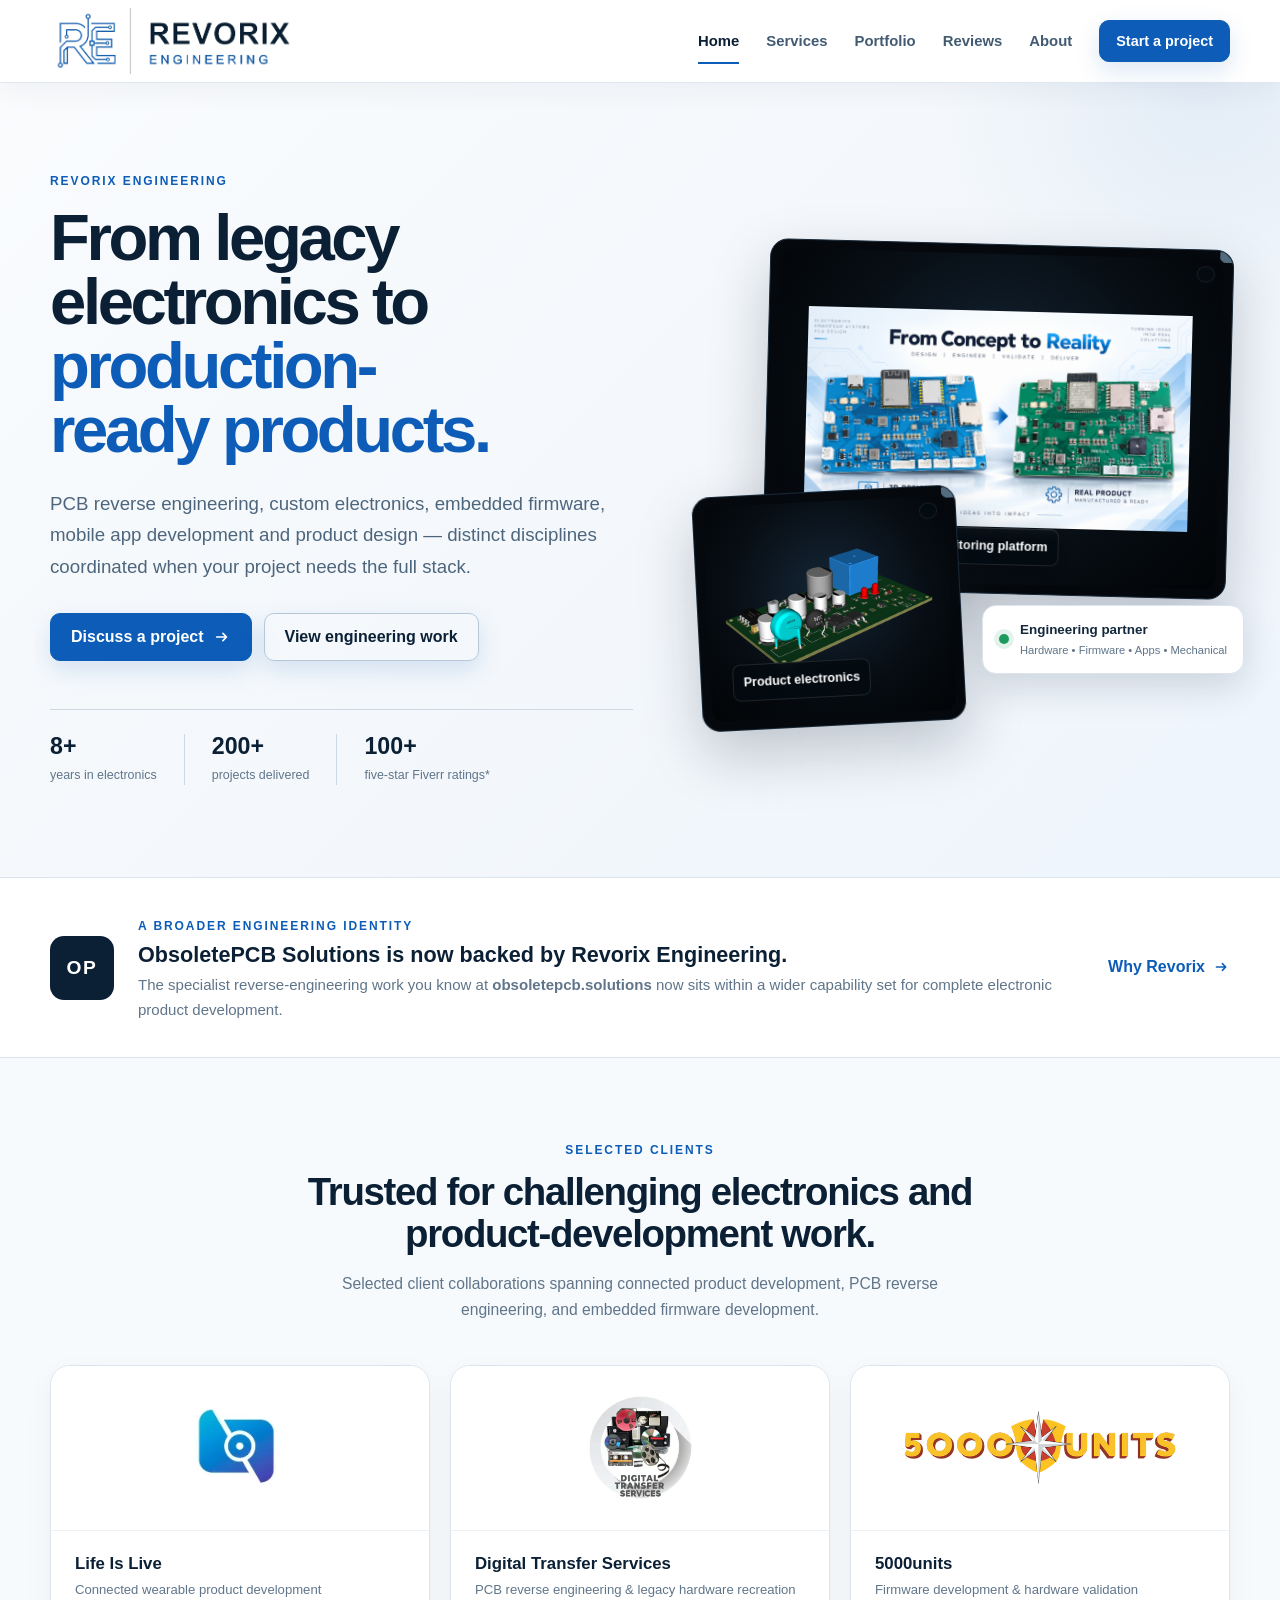
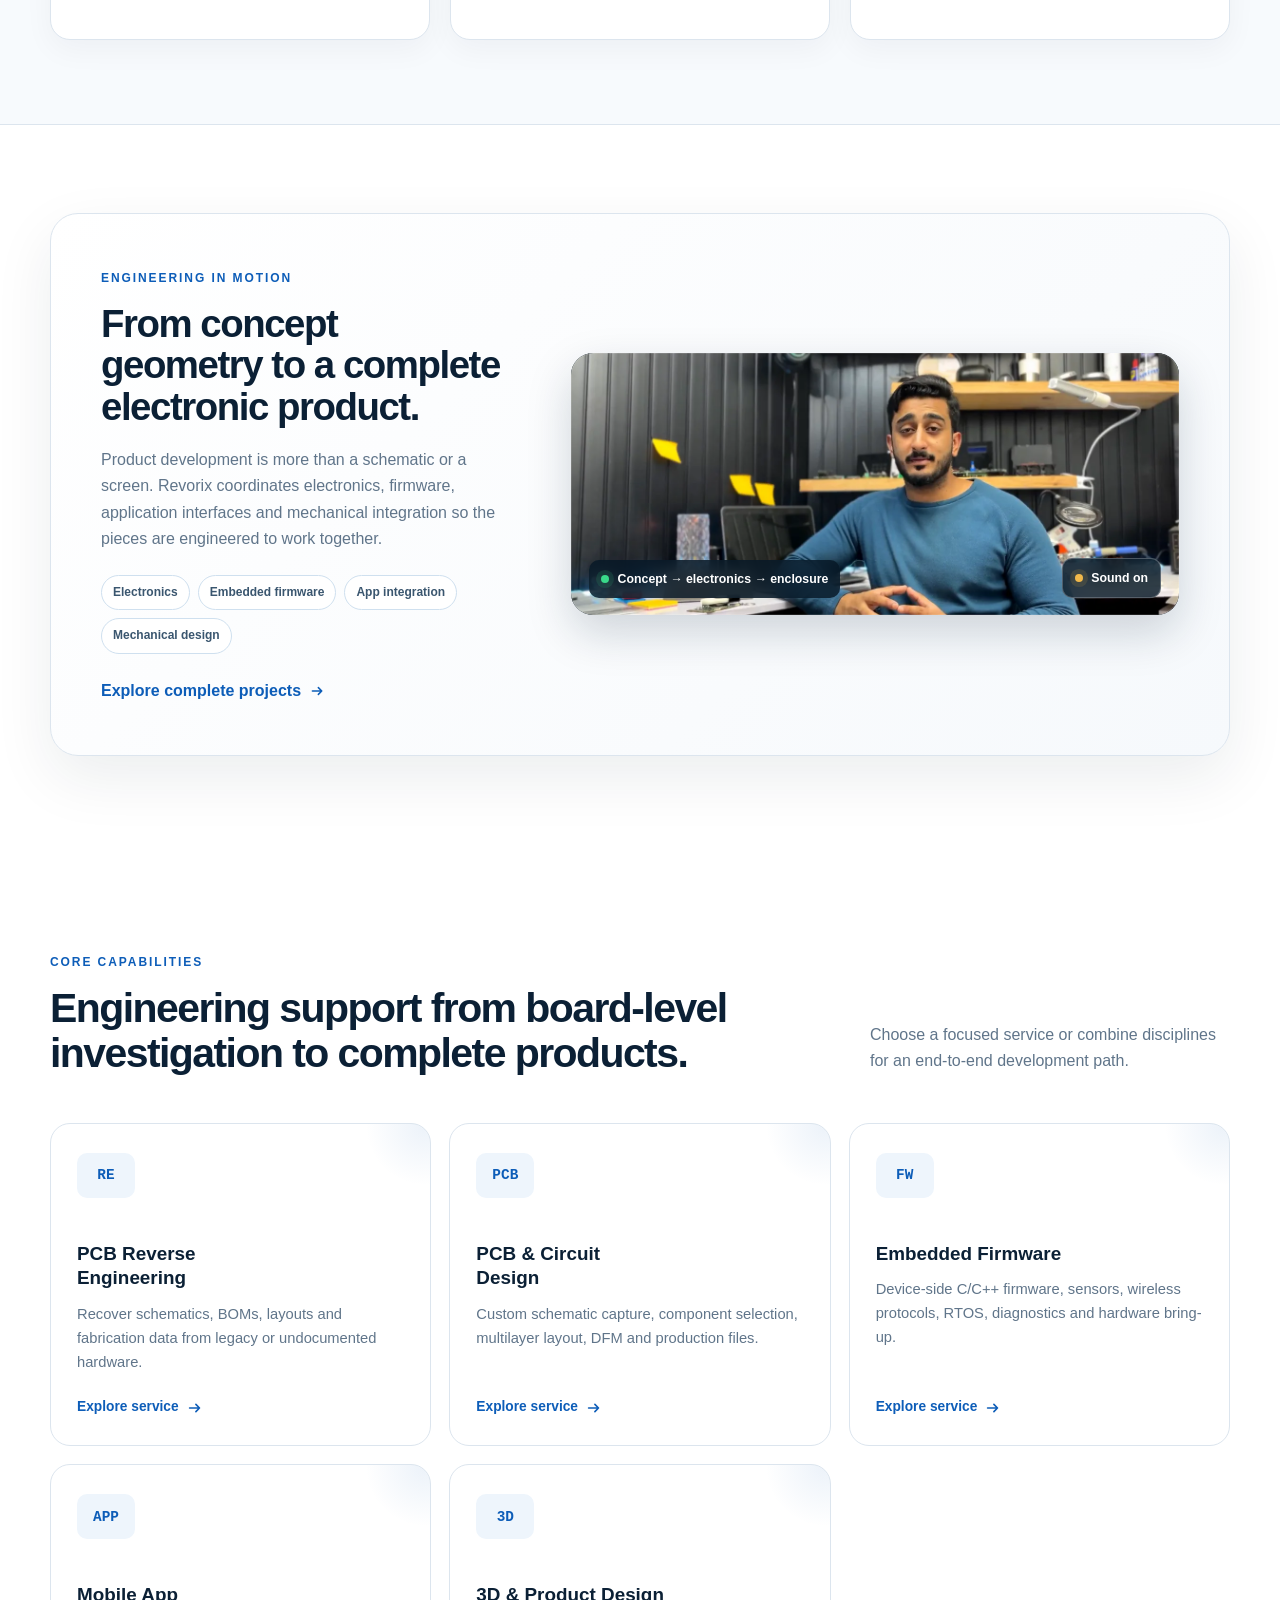
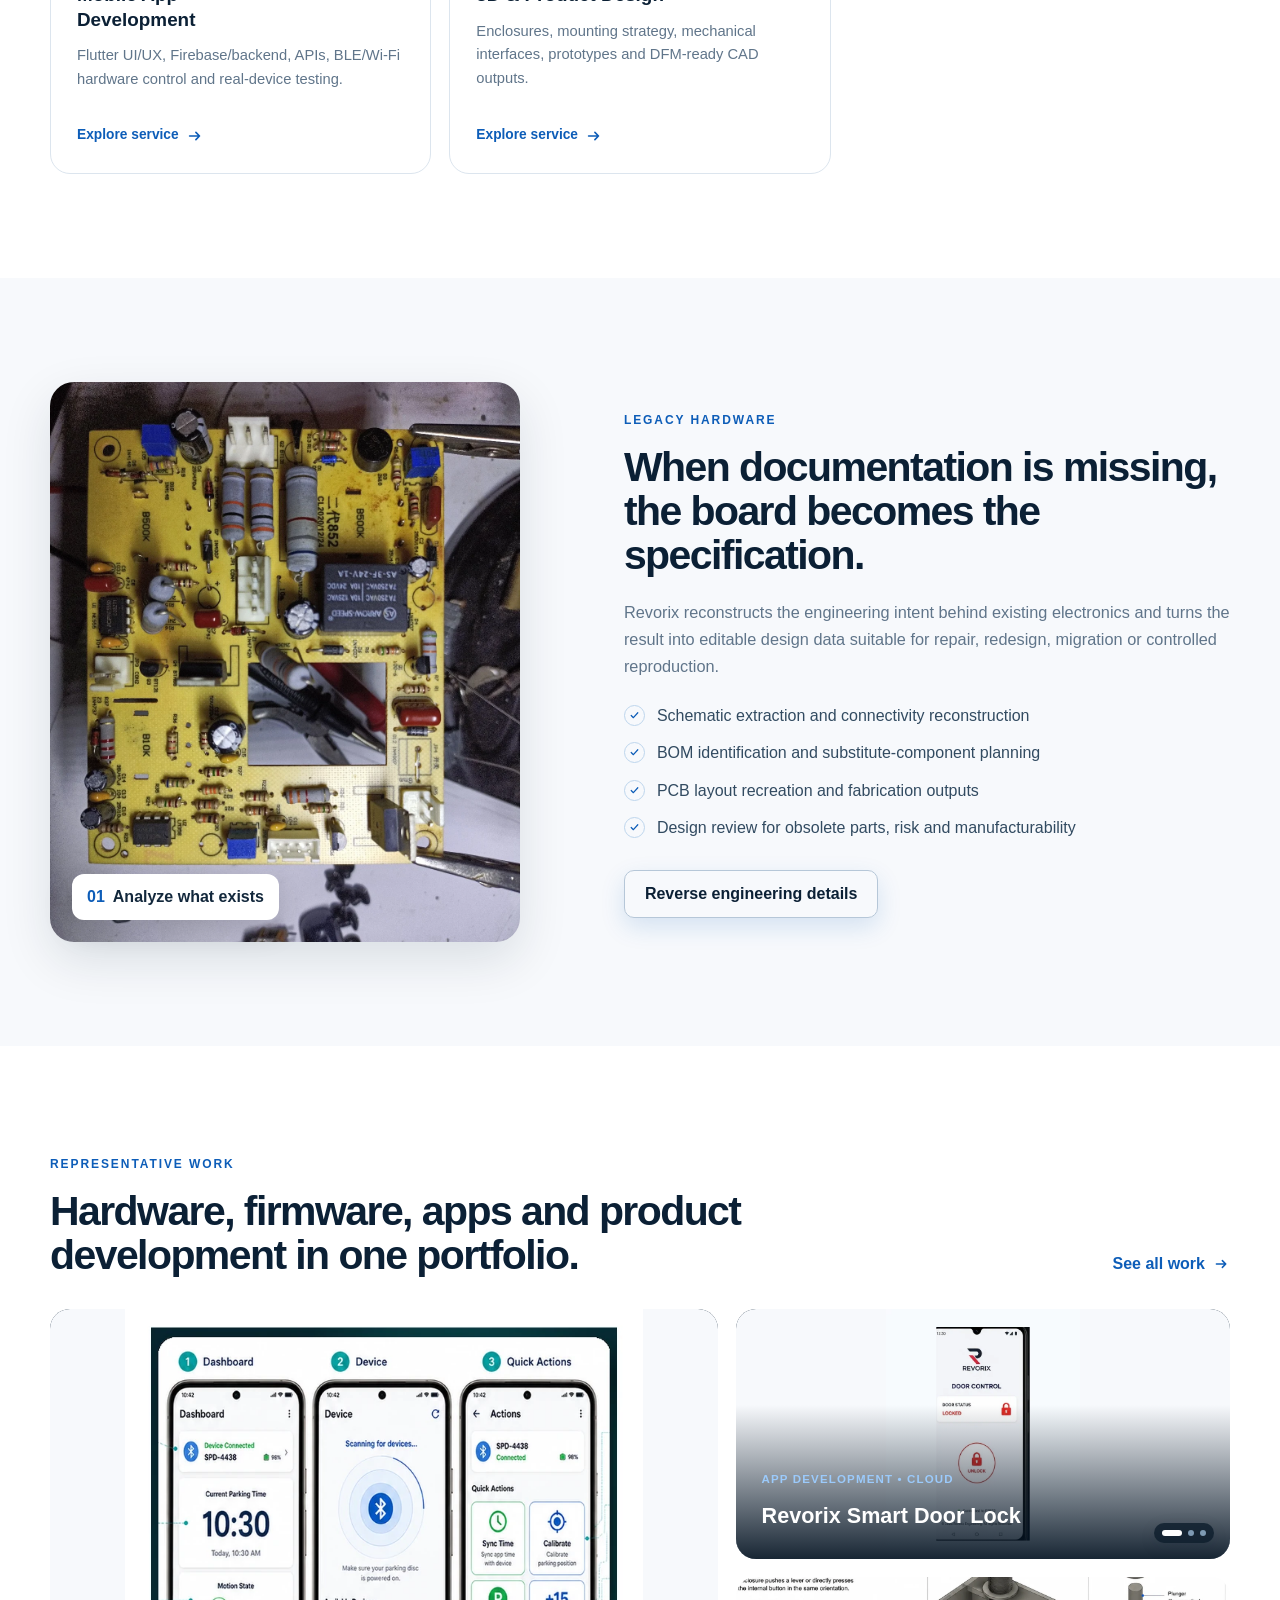
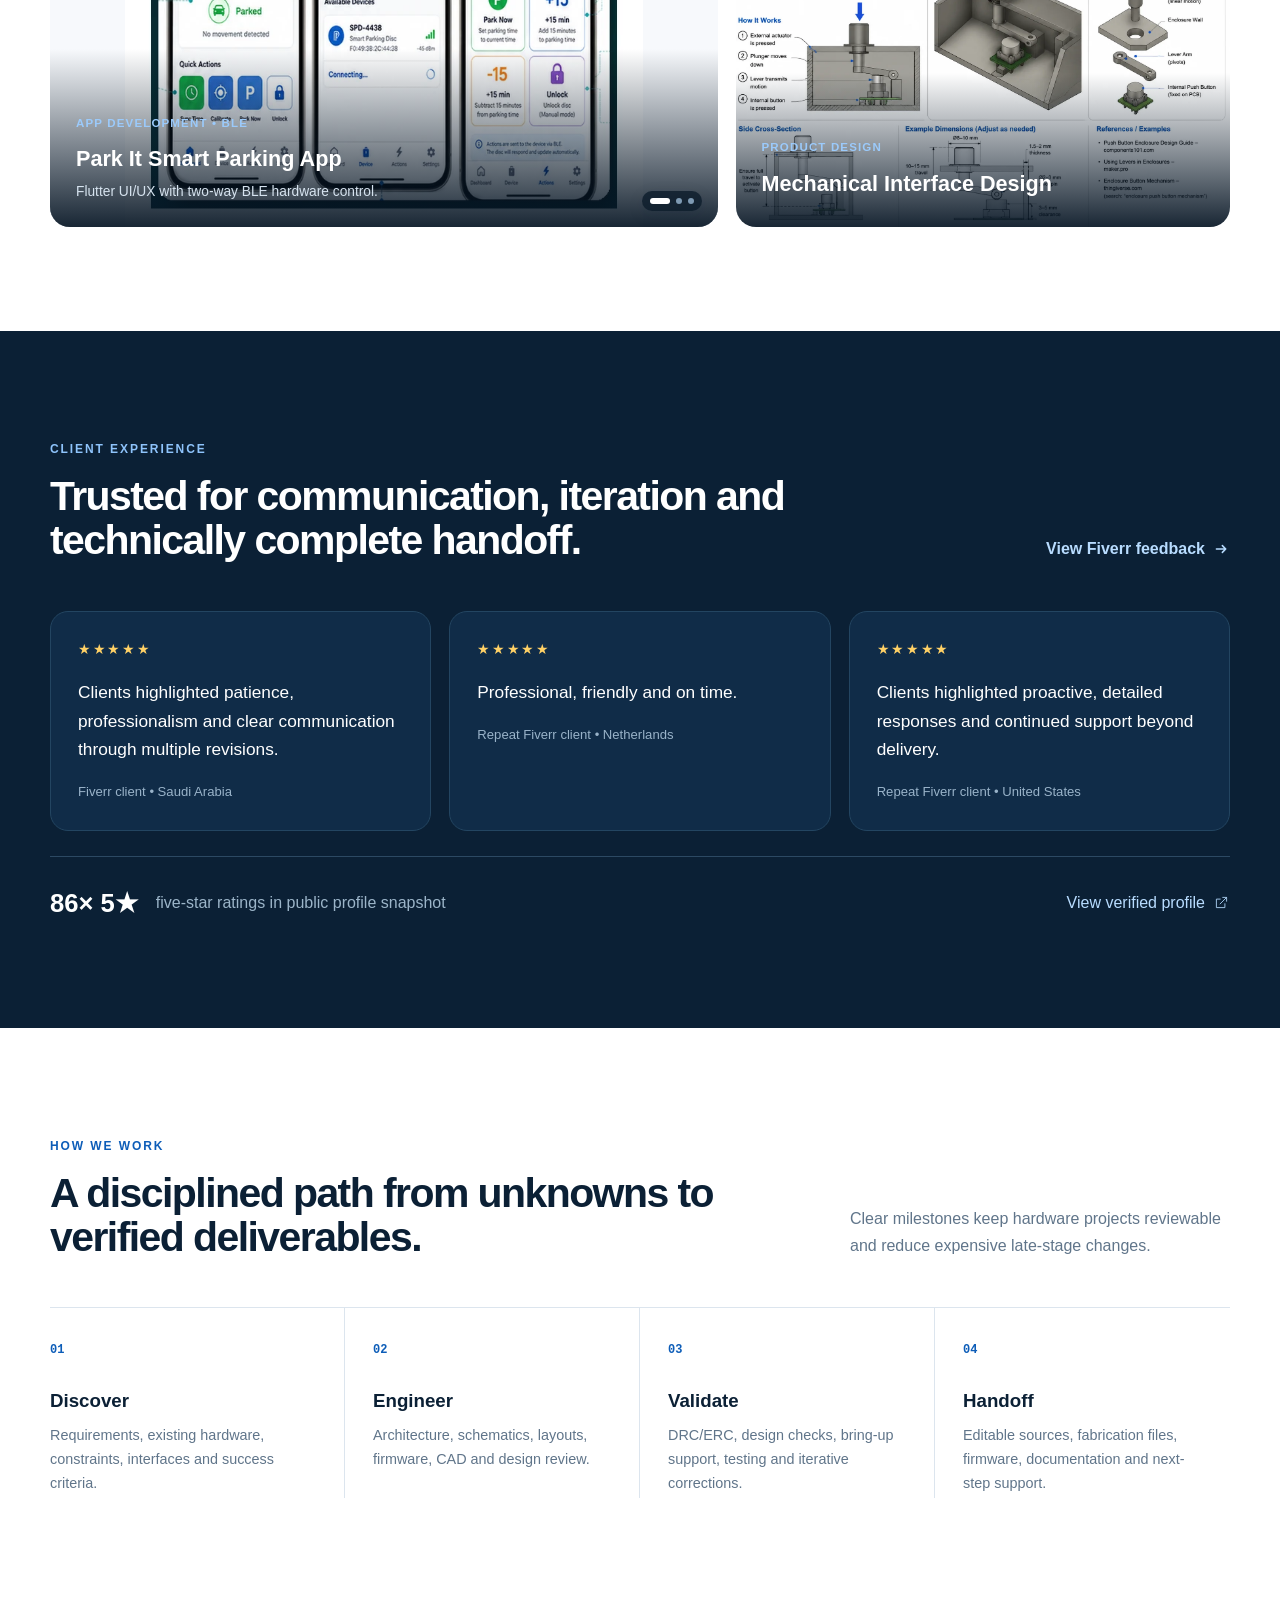
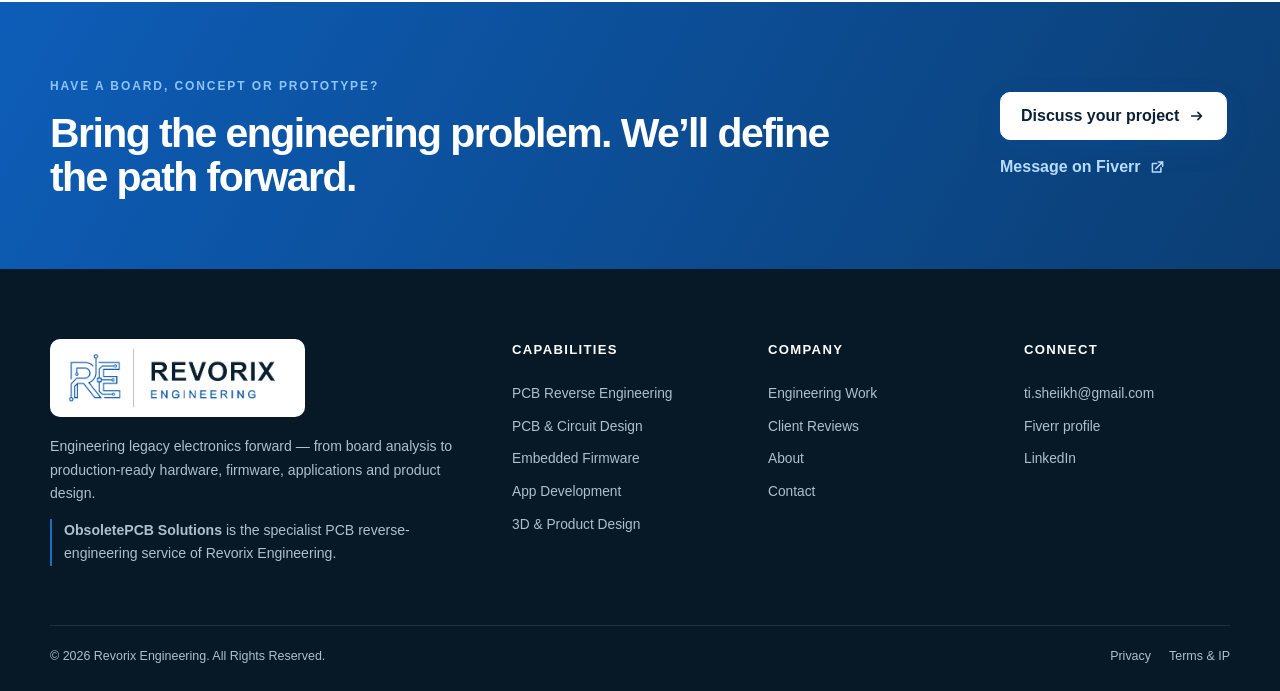
<file: index.html>
<!DOCTYPE html>

<html lang="en">
<head>
<meta charset="utf-8"/>
<meta content="width=device-width,initial-scale=1" name="viewport"/>
<title>Revorix Engineering | PCB, Firmware, Apps &amp; Product Engineering</title>
<meta content="PCB reverse engineering, custom PCB design, embedded firmware, Flutter app development, IoT and 3D product engineering for clients worldwide." name="description"/>
<meta content="index,follow,max-image-preview:large" name="robots"/>
<link href="https://revorixengineering.com/" rel="canonical"/>
<meta content="website" property="og:type"/>
<meta content="Revorix Engineering" property="og:site_name"/>
<meta content="Revorix Engineering | PCB, Firmware, Apps &amp; Product Engineering" property="og:title"/>
<meta content="PCB reverse engineering, custom PCB design, embedded firmware, Flutter app development, IoT and 3D product engineering." property="og:description"/>
<meta content="https://revorixengineering.com/" property="og:url"/>
<meta content="https://revorixengineering.com/assets/img/revorix-og-card.jpg" property="og:image"/>
<meta content="summary_large_image" name="twitter:card"/>
<meta content="#ffffff" name="theme-color"/>
<link href="assets/img/favicon.png" rel="icon" type="image/png"/>
<link href="assets/img/apple-touch-icon.png" rel="apple-touch-icon"/>
<link href="site.webmanifest" rel="manifest"/>
<link href="assets/css/styles.css?v=20260908-audio2" rel="stylesheet"/>
<script type="application/ld+json">{"@context": "https://schema.org", "@type": "ProfessionalService", "name": "Revorix Engineering", "url": "https://revorixengineering.com", "logo": "https://revorixengineering.com/assets/img/revorix-engineering-logo.png", "description": "PCB reverse engineering, custom PCB and circuit design, embedded firmware, IoT and 3D product engineering services.", "founder": {"@type": "Person", "name": "Tabish Irfan"}, "sameAs": ["https://www.fiverr.com/proman247", "https://www.linkedin.com/in/tabish-irfan-1319441a3"], "areaServed": "Worldwide"}</script>
</head><body class="home-page">
<a class="skip-link" href="#main">Skip to content</a>
<header class="site-header" id="top">
<div class="container nav-shell">
<a aria-label="Revorix Engineering home" class="brand" href="index.html">
<img alt="Revorix Engineering" height="142" src="assets/img/revorix-engineering-logo.png" width="515"/>
</a>
<button aria-controls="primary-nav" aria-expanded="false" aria-label="Open navigation" class="nav-toggle"><span></span><span></span><span></span></button>
<nav aria-label="Primary navigation" class="primary-nav" id="primary-nav">
<a class="nav-link active" href="index.html">Home</a><a class="nav-link" href="services.html">Services</a><a class="nav-link" href="portfolio.html">Portfolio</a><a class="nav-link" href="testimonials.html">Reviews</a><a class="nav-link" href="about.html">About</a>
<a class="button button-sm" href="contact.html">Start a project</a>
</nav>
</div>
</header>
<main id="main">
<section class="hero home-hero">
<div class="hero-grid-overlay"></div>
<div class="container hero-grid">
<div class="hero-copy reveal">
<span class="eyebrow">REVORIX ENGINEERING</span>
<h1>From legacy electronics to <span>production-ready products.</span></h1>
<p class="lead">PCB reverse engineering, custom electronics, embedded firmware, mobile app development and product design — distinct disciplines coordinated when your project needs the full stack.</p>
<div class="hero-actions"><a class="button" href="contact.html">Discuss a project <svg aria-hidden="true" viewbox="0 0 20 20"><path d="M4 10h11M11 6l4 4-4 4"></path></svg></a><a class="button button-ghost" href="portfolio.html">View engineering work</a></div>
<div aria-label="Experience highlights" class="hero-proof"><div><strong>8+</strong><span>years in electronics</span></div><div><strong>200+</strong><span>projects delivered</span></div><div><strong>100+</strong><span>five-star Fiverr ratings*</span></div></div>
</div>
<div class="hero-visual reveal delay-1 hero-pcb-showcase">
<div class="visual-card visual-main media-slider hero-pcb-slider" data-slider data-interval="3600" data-pause-hover="false" aria-label="Rotating showcase of recent Revorix PCB designs">
<div class="slider-stage">
<figure class="media-slide is-active"><img alt="ESP32-S3 LoRa environmental monitoring platform PCB and hardware showcase" src="assets/img/lora-environmental-monitor-showcase.png"/><figcaption>LoRa environmental monitoring platform</figcaption></figure>
<figure class="media-slide"><img alt="KIOZ ESP32-S3 vending controller PCB from design to assembled hardware" src="assets/img/kioz-vending-controller-showcase.png"/><figcaption>KIOZ vending controller</figcaption></figure>
<figure class="media-slide"><img alt="The Lidget connected wearable product development showcase" src="assets/img/the-lidget-showcase.png"/><figcaption>The Lidget wearable system</figcaption></figure>
<figure class="media-slide"><img alt="Park It smart parking disc PCB and dual OLED hardware showcase" src="assets/img/park-it-showcase-enhanced.png"/><figcaption>Park It smart parking disc</figcaption></figure>
<figure class="media-slide"><img alt="Smart Bag UHF RFID and BLE development on genuine ESP32-S3 prototype hardware" src="assets/img/smart-bag-hardware-showcase.webp"/><figcaption>Smart Bag RFID hardware and firmware</figcaption></figure>
<figure class="media-slide"><img alt="Smart Bag Android app interface for BLE connectivity and RFID essentials tracking" src="assets/img/smart-bag-app-showcase.webp"/><figcaption>Smart Bag Android companion app</figcaption></figure>
<figure class="media-slide"><img alt="Large multi-interface PCB render developed by Revorix Engineering" fetchpriority="high" src="assets/img/slider-pcb-system.webp"/><figcaption>Multi-interface control electronics</figcaption></figure>
<figure class="media-slide"><img alt="Blue controller PCB render with dense power and interface electronics" src="assets/img/slider-pcb-blue.webp"/><figcaption>Custom controller hardware</figcaption></figure>
<figure class="media-slide"><img alt="Power electronics PCB render on a dark engineering showcase" src="assets/img/slider-pcb-power.webp"/><figcaption>Power &amp; connectivity design</figcaption></figure>
<figure class="media-slide"><img alt="Green embedded system PCB render with multiple connectors" src="assets/img/slider-pcb-green-system.webp"/><figcaption>Integrated product electronics</figcaption></figure>
<figure class="media-slide"><img alt="Green embedded controller PCB render with addressing and interfaces" src="assets/img/slider-pcb-controller.webp"/><figcaption>Embedded control hardware</figcaption></figure>
</div>
<div class="slider-dots hero-slider-dots" aria-hidden="true"></div>
</div>
<div class="visual-card visual-float media-slider hero-pcb-slider hero-pcb-slider-small" data-slider data-interval="4300" data-pause-hover="false" aria-label="Rotating close-up PCB design showcase">
<div class="slider-stage">
<figure class="media-slide is-active"><img alt="Angled green product electronics PCB render" src="assets/img/slider-pcb-green-angle.webp"/><figcaption>Product electronics</figcaption></figure>
<figure class="media-slide"><img alt="Compact blue custom PCB render" src="assets/img/slider-pcb-power.webp"/><figcaption>Compact electronics</figcaption></figure>
<figure class="media-slide"><img alt="Embedded controller PCB render" src="assets/img/slider-pcb-controller.webp"/><figcaption>Controller design</figcaption></figure>
<figure class="media-slide"><img alt="Blue PCB system render with interfaces and power stages" src="assets/img/slider-pcb-system.webp"/><figcaption>System integration</figcaption></figure>
</div>
<div class="slider-dots hero-slider-dots" aria-hidden="true"></div>
</div>
<div class="engineering-chip"><span class="pulse"></span><div><b>Engineering partner</b><small>Hardware • Firmware • Apps • Mechanical</small></div></div>
</div>
</div>
</section>
<section class="brand-transition"><div class="container transition-inner"><div class="transition-mark">OP</div><div><span class="eyebrow">A broader engineering identity</span><h2>ObsoletePCB Solutions is now backed by Revorix Engineering.</h2><p>The specialist reverse-engineering work you know at <strong>obsoletepcb.solutions</strong> now sits within a wider capability set for complete electronic product development.</p></div><a class="text-link" href="about.html">Why Revorix <svg aria-hidden="true" viewbox="0 0 20 20"><path d="M4 10h11M11 6l4 4-4 4"></path></svg></a></div></section>
<section class="selected-clients">
<div class="container selected-clients-inner">
<div class="selected-clients-heading reveal"><span class="eyebrow">SELECTED CLIENTS</span><h2>Trusted for challenging electronics and product-development work.</h2><p>Selected client collaborations spanning connected product development, PCB reverse engineering, and embedded firmware development.</p></div>
<div class="client-logo-grid">
<a class="client-logo-card reveal delay-1" href="https://lifeislive.world/" target="_blank" rel="noopener"><div class="client-logo-wrap"><img src="assets/img/clients/life-is-live-logo.webp" alt="Life Is Live logo" loading="lazy"></div><div class="client-logo-copy"><strong>Life Is Live</strong><span>Connected wearable product development</span></div></a>
<a class="client-logo-card reveal delay-2" href="https://digitaltransferservices.co.uk/" target="_blank" rel="noopener"><div class="client-logo-wrap"><img src="assets/img/clients/terry-company-logo.avif" alt="Digital Transfer Services logo" loading="lazy"></div><div class="client-logo-copy"><strong>Digital Transfer Services</strong><span>PCB reverse engineering &amp; legacy hardware recreation</span></div></a>
<a class="client-logo-card reveal delay-3" href="https://5000units.com/" target="_blank" rel="noopener"><div class="client-logo-wrap"><img src="assets/img/clients/5000units-logo.png" alt="5000units logo" loading="lazy"></div><div class="client-logo-copy"><strong>5000units</strong><span>Firmware development &amp; hardware validation</span></div></a>
</div>
</div>
</section>
<section class="section home-video-section">
<div class="container video-showcase">
<div class="video-copy reveal">
<span class="eyebrow">ENGINEERING IN MOTION</span>
<h2>From concept geometry to a complete electronic product.</h2>
<p>Product development is more than a schematic or a screen. Revorix coordinates electronics, firmware, application interfaces and mechanical integration so the pieces are engineered to work together.</p>
<div class="video-points"><span>Electronics</span><span>Embedded firmware</span><span>App integration</span><span>Mechanical design</span></div>
<a class="text-link" href="portfolio.html">Explore complete projects <svg aria-hidden="true" viewbox="0 0 20 20"><path d="M4 10h11M11 6l4 4-4 4"></path></svg></a>
</div>
<div class="video-frame reveal delay-1">
<video autoplay muted loop playsinline preload="metadata" poster="assets/img/revorix-intro-poster.webp" aria-label="Revorix Engineering product design animation">
<source src="assets/video/revorix-engineering-intro.mp4?v=20260813-final" type="video/mp4"/>
</video>
<button class="video-sound-toggle" type="button" aria-pressed="false" aria-label="Turn video sound on"><span class="sound-indicator" aria-hidden="true"></span><span class="sound-label">Sound on</span></button>
<div class="video-frame-meta"><span class="pulse"></span><strong>Concept → electronics → enclosure</strong></div>
</div>
</div>
</section>

<section class="section"><div class="container"><div class="section-heading"><div><span class="eyebrow">CORE CAPABILITIES</span><h2>Engineering support from board-level investigation to complete products.</h2></div><p>Choose a focused service or combine disciplines for an end-to-end development path.</p></div>
<div class="service-grid">
<a class="service-card reveal" href="pcb-reverse-engineering.html"><div class="service-code">RE</div><h3>PCB Reverse Engineering</h3><p>Recover schematics, BOMs, layouts and fabrication data from legacy or undocumented hardware.</p><span>Explore service <svg aria-hidden="true" viewbox="0 0 20 20"><path d="M4 10h11M11 6l4 4-4 4"></path></svg></span></a>
<a class="service-card reveal delay-1" href="pcb-design.html"><div class="service-code">PCB</div><h3>PCB &amp; Circuit Design</h3><p>Custom schematic capture, component selection, multilayer layout, DFM and production files.</p><span>Explore service <svg aria-hidden="true" viewbox="0 0 20 20"><path d="M4 10h11M11 6l4 4-4 4"></path></svg></span></a>
<a class="service-card reveal delay-2" href="embedded-systems.html"><div class="service-code">FW</div><h3>Embedded Firmware</h3><p>Device-side C/C++ firmware, sensors, wireless protocols, RTOS, diagnostics and hardware bring-up.</p><span>Explore service <svg aria-hidden="true" viewbox="0 0 20 20"><path d="M4 10h11M11 6l4 4-4 4"></path></svg></span></a>
<a class="service-card reveal delay-3" href="app-development.html"><div class="service-code">APP</div><h3>Mobile App Development</h3><p>Flutter UI/UX, Firebase/backend, APIs, BLE/Wi-Fi hardware control and real-device testing.</p><span>Explore service <svg aria-hidden="true" viewbox="0 0 20 20"><path d="M4 10h11M11 6l4 4-4 4"></path></svg></span></a><a class="service-card reveal delay-3" href="product-design.html"><div class="service-code">3D</div><h3>3D &amp; Product Design</h3><p>Enclosures, mounting strategy, mechanical interfaces, prototypes and DFM-ready CAD outputs.</p><span>Explore service <svg aria-hidden="true" viewbox="0 0 20 20"><path d="M4 10h11M11 6l4 4-4 4"></path></svg></span></a>
</div></div></section>
<section class="section section-muted"><div class="container split-feature"><div class="feature-media reveal"><img alt="Legacy PCB being analyzed for reverse engineering" loading="lazy" src="assets/img/legacy-pcb-photo.webp"/><div class="media-label"><span>01</span>Analyze what exists</div></div><div class="feature-copy reveal delay-1"><span class="eyebrow">LEGACY HARDWARE</span><h2>When documentation is missing, the board becomes the specification.</h2><p>Revorix reconstructs the engineering intent behind existing electronics and turns the result into editable design data suitable for repair, redesign, migration or controlled reproduction.</p><ul class="check-list"><li><svg aria-hidden="true" viewbox="0 0 20 20"><path d="m4 10 4 4 8-9"></path></svg><span>Schematic extraction and connectivity reconstruction</span></li><li><svg aria-hidden="true" viewbox="0 0 20 20"><path d="m4 10 4 4 8-9"></path></svg><span>BOM identification and substitute-component planning</span></li><li><svg aria-hidden="true" viewbox="0 0 20 20"><path d="m4 10 4 4 8-9"></path></svg><span>PCB layout recreation and fabrication outputs</span></li><li><svg aria-hidden="true" viewbox="0 0 20 20"><path d="m4 10 4 4 8-9"></path></svg><span>Design review for obsolete parts, risk and manufacturability</span></li></ul><a class="button button-ghost" href="pcb-reverse-engineering.html">Reverse engineering details</a></div></div></section>
<section class="section"><div class="container"><div class="section-heading compact"><div><span class="eyebrow">REPRESENTATIVE WORK</span><h2>Hardware, firmware, apps and product development in one portfolio.</h2></div><a class="text-link" href="portfolio.html">See all work <svg aria-hidden="true" viewbox="0 0 20 20"><path d="M4 10h11M11 6l4 4-4 4"></path></svg></a></div>
<div class="portfolio-grid home-portfolio">
<a class="portfolio-card large rotating-portfolio" data-slider data-interval="4700" href="portfolio.html" aria-label="Rotating selection of Revorix engineering projects">
<div class="slider-stage">
<div class="media-slide is-active"><img alt="Park It mobile application UI for BLE parking hardware" loading="lazy" src="assets/img/slider-app-parking-ui.webp"/><div class="portfolio-overlay"><span>App Development • BLE</span><h3>Park It Smart Parking App</h3><p>Flutter UI/UX with two-way BLE hardware control.</p></div></div>
<div class="media-slide"><img alt="Recent compact red PCB design by Revorix Engineering" loading="lazy" src="assets/img/slider-pcb-red.webp"/><div class="portfolio-overlay"><span>PCB Design • Embedded</span><h3>Compact Connected Hardware</h3><p>Custom electronics developed around product constraints.</p></div></div>
<div class="media-slide"><img alt="Complex multi-interface controller PCB" loading="lazy" src="assets/img/slider-pcb-system.webp"/><div class="portfolio-overlay"><span>PCB Design • Integration</span><h3>Multi-Interface Control Electronics</h3><p>Integrated power, I/O and controller hardware.</p></div></div>
</div>
<div class="slider-dots portfolio-slider-dots" aria-hidden="true"></div>
</a>
<a class="portfolio-card rotating-portfolio" data-slider data-interval="5400" href="portfolio.html" aria-label="Rotating selection of app and hardware projects">
<div class="slider-stage">
<div class="media-slide is-active"><img alt="Revorix smart door lock app user interface" loading="lazy" src="assets/img/slider-app-door-ui.webp"/><div class="portfolio-overlay"><span>App Development • Cloud</span><h3>Revorix Smart Door Lock</h3></div></div>
<div class="media-slide"><img alt="Embedded controller PCB with DIP addressing and interfaces" loading="lazy" src="assets/img/slider-pcb-controller.webp"/><div class="portfolio-overlay"><span>Embedded • PCB</span><h3>Custom Controller Hardware</h3></div></div>
<div class="media-slide"><img alt="Green PCB product electronics render" loading="lazy" src="assets/img/slider-pcb-green-angle.webp"/><div class="portfolio-overlay"><span>Product Engineering</span><h3>Integrated Electronic Product</h3></div></div>
</div>
<div class="slider-dots portfolio-slider-dots" aria-hidden="true"></div>
</a>
<a class="portfolio-card" href="portfolio.html#mechanical"><img alt="Mechanical button actuation and enclosure design diagram" loading="lazy" src="assets/img/mechanical-product-design.webp"/><div class="portfolio-overlay"><span>Product Design</span><h3>Mechanical Interface Design</h3></div></a>
</div></div></section>
<section class="section section-dark"><div class="container"><div class="section-heading light"><div><span class="eyebrow inverse">CLIENT EXPERIENCE</span><h2>Trusted for communication, iteration and technically complete handoff.</h2></div><a class="text-link light" href="testimonials.html">View Fiverr feedback <svg aria-hidden="true" viewbox="0 0 20 20"><path d="M4 10h11M11 6l4 4-4 4"></path></svg></a></div>
<div class="quote-grid"><blockquote><div class="stars">★★★★★</div><p>Clients highlighted patience, professionalism and clear communication through multiple revisions.</p><footer>Fiverr client • Saudi Arabia</footer></blockquote><blockquote><div class="stars">★★★★★</div><p>Professional, friendly and on time.</p><footer>Repeat Fiverr client • Netherlands</footer></blockquote><blockquote><div class="stars">★★★★★</div><p>Clients highlighted proactive, detailed responses and continued support beyond delivery.</p><footer>Repeat Fiverr client • United States</footer></blockquote></div>
<div class="review-summary"><strong>86× 5★</strong><span>five-star ratings in public profile snapshot</span><a href="https://www.fiverr.com/proman247" rel="noopener" target="_blank">View verified profile <svg aria-hidden="true" viewbox="0 0 20 20"><path d="M11 4h5v5M16 4l-8 8M14 11v5H4V6h5"></path></svg></a></div></div></section>
<section class="section"><div class="container process"><div class="section-heading"><div><span class="eyebrow">HOW WE WORK</span><h2>A disciplined path from unknowns to verified deliverables.</h2></div><p>Clear milestones keep hardware projects reviewable and reduce expensive late-stage changes.</p></div><div class="process-grid"><div><span>01</span><h3>Discover</h3><p>Requirements, existing hardware, constraints, interfaces and success criteria.</p></div><div><span>02</span><h3>Engineer</h3><p>Architecture, schematics, layouts, firmware, CAD and design review.</p></div><div><span>03</span><h3>Validate</h3><p>DRC/ERC, design checks, bring-up support, testing and iterative corrections.</p></div><div><span>04</span><h3>Handoff</h3><p>Editable sources, fabrication files, firmware, documentation and next-step support.</p></div></div></div></section>
<section class="cta-band"><div class="container cta-band-inner"><div><span class="eyebrow inverse">Have a board, concept or prototype?</span><h2>Bring the engineering problem. We’ll define the path forward.</h2></div><div class="cta-actions"><a class="button button-light" href="contact.html">Discuss your project <svg aria-hidden="true" viewbox="0 0 20 20"><path d="M4 10h11M11 6l4 4-4 4"></path></svg></a><a class="text-link light" href="https://www.fiverr.com/proman247" rel="noopener" target="_blank">Message on Fiverr <svg aria-hidden="true" viewbox="0 0 20 20"><path d="M11 4h5v5M16 4l-8 8M14 11v5H4V6h5"></path></svg></a></div></div></section>
</main>
<footer class="site-footer"><div class="container footer-grid">
<div class="footer-brand"><img alt="Revorix Engineering" height="142" src="assets/img/revorix-engineering-logo.png" width="515"/><p>Engineering legacy electronics forward — from board analysis to production-ready hardware, firmware, applications and product design.</p><p class="legacy-brand"><strong>ObsoletePCB Solutions</strong> is the specialist PCB reverse-engineering service of Revorix Engineering.</p></div>
<div><h2>Capabilities</h2><a href="pcb-reverse-engineering.html">PCB Reverse Engineering</a><a href="pcb-design.html">PCB &amp; Circuit Design</a><a href="embedded-systems.html">Embedded Firmware</a><a href="app-development.html">App Development</a><a href="product-design.html">3D &amp; Product Design</a></div>
<div><h2>Company</h2><a href="portfolio.html">Engineering Work</a><a href="testimonials.html">Client Reviews</a><a href="about.html">About</a><a href="contact.html">Contact</a></div>
<div><h2>Connect</h2><a href="mailto:ti.sheiikh@gmail.com">ti.sheiikh@gmail.com</a><a href="https://www.fiverr.com/proman247" rel="noopener" target="_blank">Fiverr profile</a><a href="https://www.linkedin.com/in/tabish-irfan-1319441a3" rel="noopener" target="_blank">LinkedIn</a></div>
</div><div class="container footer-bottom"><p>© 2026 Revorix Engineering. All Rights Reserved.</p><div><a href="privacy.html">Privacy</a><a href="terms.html">Terms &amp; IP</a></div></div></footer>
<div aria-hidden="true" aria-label="Image preview" class="lightbox" role="dialog"><button aria-label="Close image preview">×</button><img alt=""/></div>
<script defer="" src="assets/js/main.js?v=20260908-audio"></script>
</body></html>
</file>
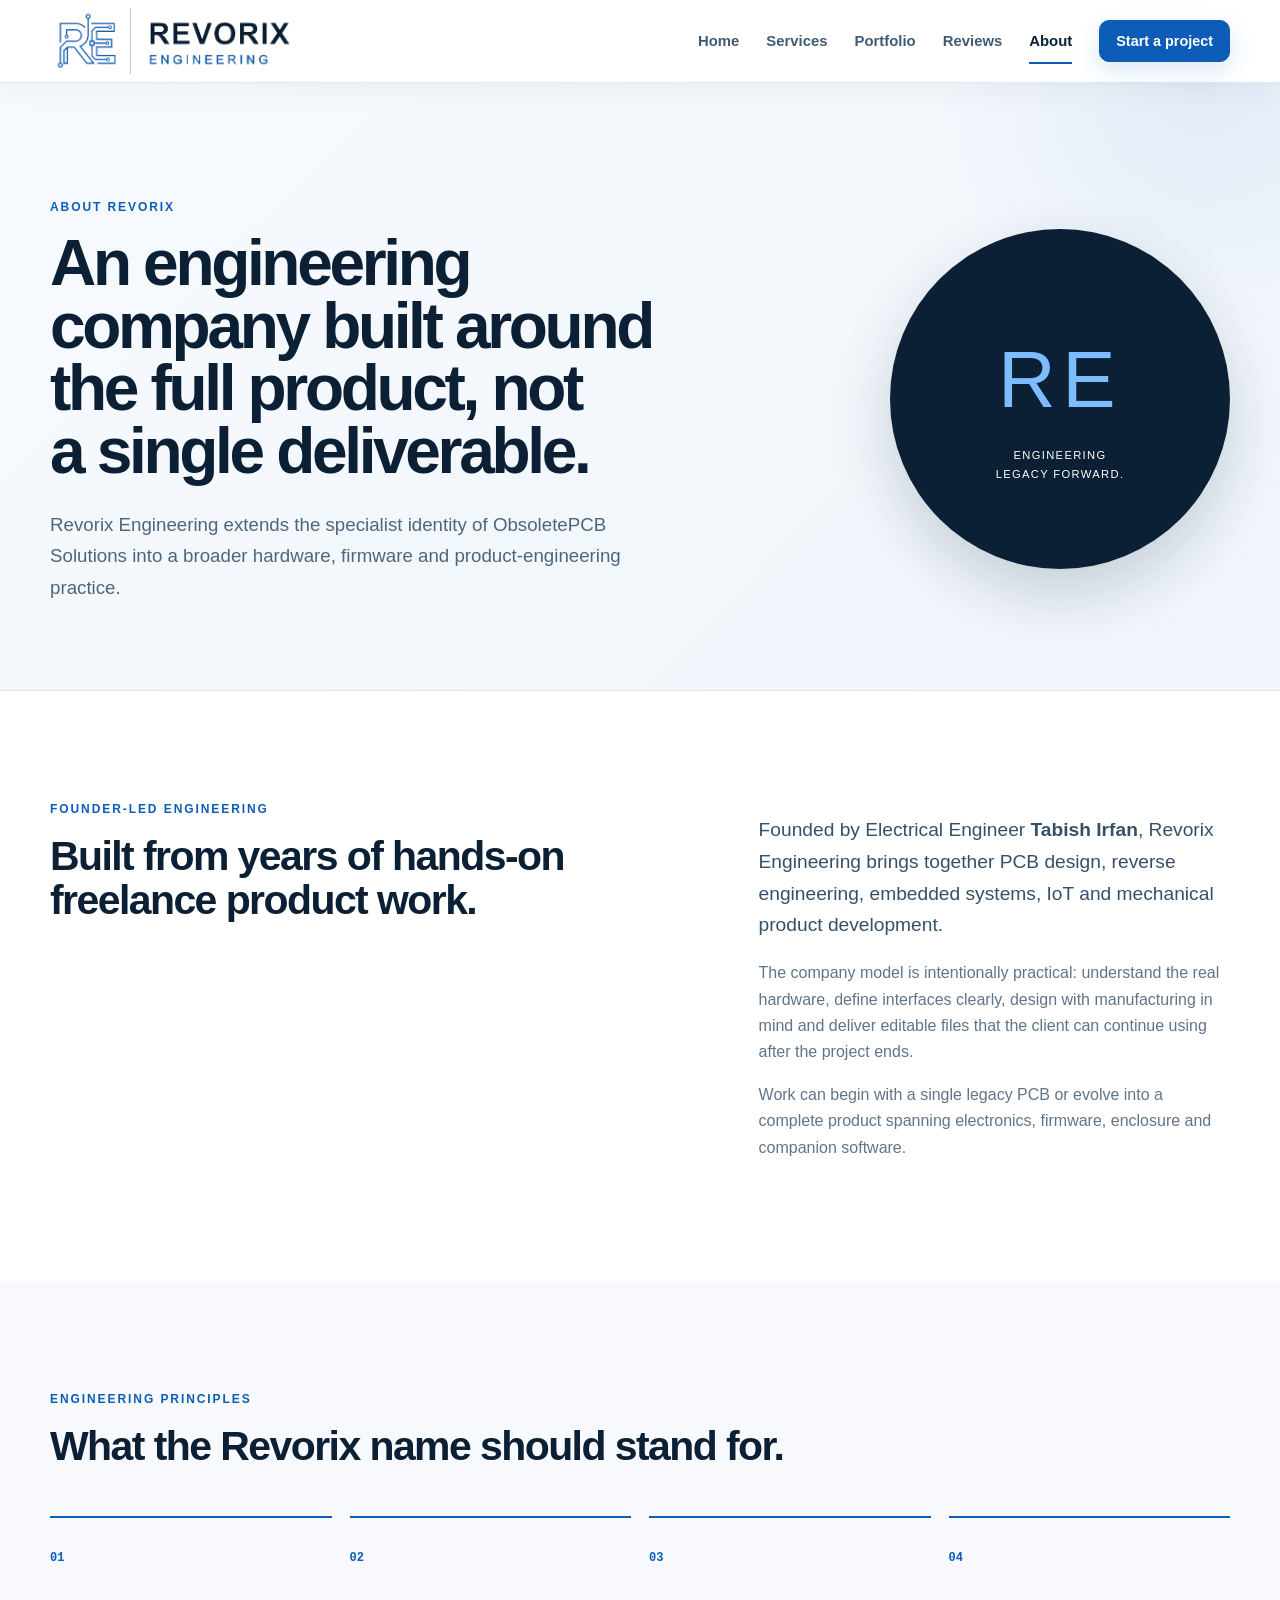
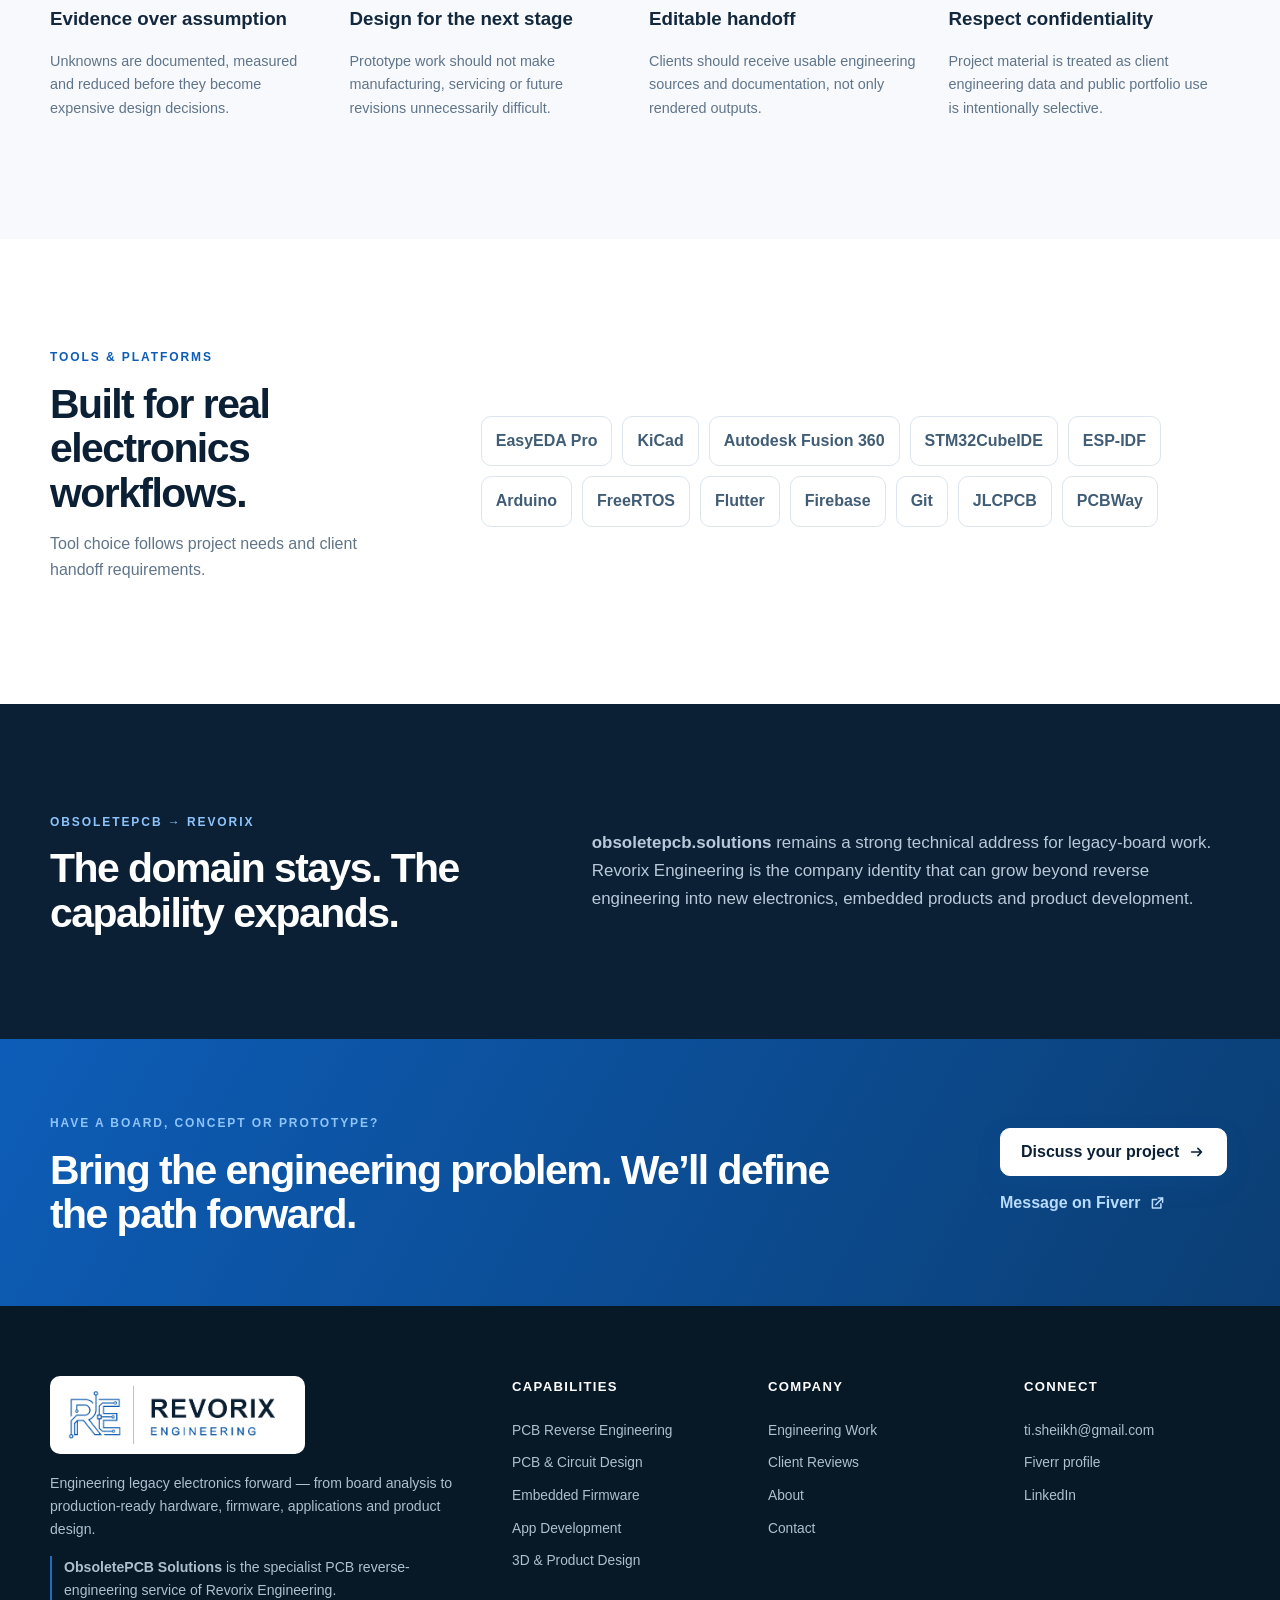
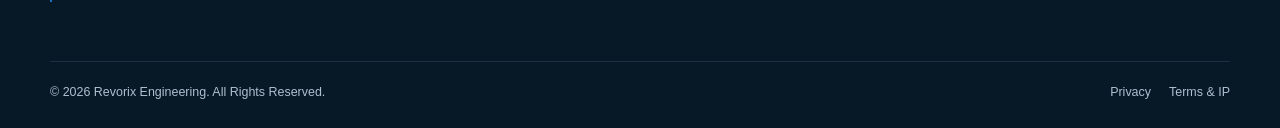
<file: about.html>
<!doctype html>
<html lang="en">
<head>
<meta charset="utf-8">
<meta name="viewport" content="width=device-width,initial-scale=1">
<title>About Revorix Engineering</title>
<meta name="description" content="About Revorix Engineering, a founder-led electronics engineering company for PCB, reverse engineering, embedded systems, IoT and product design.">
<meta name="robots" content="index,follow,max-image-preview:large">
<link rel="canonical" href="https://revorixengineering.com/about.html">
<meta property="og:type" content="website">
<meta property="og:site_name" content="Revorix Engineering">
<meta property="og:title" content="About Revorix Engineering">
<meta property="og:description" content="About Revorix Engineering, a founder-led electronics engineering company for PCB, reverse engineering, embedded systems, IoT and product design.">
<meta property="og:url" content="https://revorixengineering.com/about.html">
<meta property="og:image" content="https://revorixengineering.com/assets/img/revorix-og-card.jpg">
<meta name="twitter:card" content="summary_large_image">
<meta name="theme-color" content="#ffffff">
<link rel="icon" type="image/png" href="assets/img/favicon.png">
<link rel="apple-touch-icon" href="assets/img/apple-touch-icon.png">
<link rel="manifest" href="site.webmanifest">
<link rel="stylesheet" href="assets/css/styles.css">
<script type="application/ld+json">{"@context": "https://schema.org", "@type": "ProfessionalService", "name": "Revorix Engineering", "url": "https://revorixengineering.com", "logo": "https://revorixengineering.com/assets/img/revorix-engineering-logo.png", "description": "PCB reverse engineering, custom PCB and circuit design, embedded firmware, mobile app development, IoT and 3D product engineering services.", "founder": {"@type": "Person", "name": "Tabish Irfan"}, "sameAs": ["https://www.fiverr.com/proman247", "https://www.linkedin.com/in/tabish-irfan-1319441a3"], "areaServed": "Worldwide"}</script>
</head><body class="">
<a class="skip-link" href="#main">Skip to content</a>
<header class="site-header" id="top">
  <div class="container nav-shell">
    <a class="brand" href="index.html" aria-label="Revorix Engineering home">
      <img src="assets/img/revorix-engineering-logo.png" alt="Revorix Engineering" width="515" height="142">
    </a>
    <button class="nav-toggle" aria-expanded="false" aria-controls="primary-nav" aria-label="Open navigation"><span></span><span></span><span></span></button>
    <nav class="primary-nav" id="primary-nav" aria-label="Primary navigation">
      <a class="nav-link " href="index.html">Home</a><a class="nav-link " href="services.html">Services</a><a class="nav-link " href="portfolio.html">Portfolio</a><a class="nav-link " href="testimonials.html">Reviews</a><a class="nav-link active" href="about.html">About</a>
      <a class="button button-sm" href="contact.html">Start a project</a>
    </nav>
  </div>
</header>
<main id="main">
<section class="page-hero about-hero"><div class="container hero-two"><div><span class="eyebrow">ABOUT REVORIX</span><h1>An engineering company built around the full product, not a single deliverable.</h1><p class="lead">Revorix Engineering extends the specialist identity of ObsoletePCB Solutions into a broader hardware, firmware and product-engineering practice.</p></div><div class="about-monogram"><span>RE</span><small>Engineering<br>legacy forward.</small></div></div></section>
<section class="section"><div class="container two-column about-copy"><div><span class="eyebrow">FOUNDER-LED ENGINEERING</span><h2>Built from years of hands-on freelance product work.</h2></div><div><p class="lead-small">Founded by Electrical Engineer <strong>Tabish Irfan</strong>, Revorix Engineering brings together PCB design, reverse engineering, embedded systems, IoT and mechanical product development.</p><p>The company model is intentionally practical: understand the real hardware, define interfaces clearly, design with manufacturing in mind and deliver editable files that the client can continue using after the project ends.</p><p>Work can begin with a single legacy PCB or evolve into a complete product spanning electronics, firmware, enclosure and companion software.</p></div></div></section>
<section class="section section-muted"><div class="container"><div class="section-heading"><div><span class="eyebrow">ENGINEERING PRINCIPLES</span><h2>What the Revorix name should stand for.</h2></div></div><div class="four-grid values"><div><span>01</span><h3>Evidence over assumption</h3><p>Unknowns are documented, measured and reduced before they become expensive design decisions.</p></div><div><span>02</span><h3>Design for the next stage</h3><p>Prototype work should not make manufacturing, servicing or future revisions unnecessarily difficult.</p></div><div><span>03</span><h3>Editable handoff</h3><p>Clients should receive usable engineering sources and documentation, not only rendered outputs.</p></div><div><span>04</span><h3>Respect confidentiality</h3><p>Project material is treated as client engineering data and public portfolio use is intentionally selective.</p></div></div></div></section>
<section class="section"><div class="container tools-panel"><div><span class="eyebrow">TOOLS & PLATFORMS</span><h2>Built for real electronics workflows.</h2><p>Tool choice follows project needs and client handoff requirements.</p></div><div class="tool-cloud"><span>EasyEDA Pro</span><span>KiCad</span><span>Autodesk Fusion 360</span><span>STM32CubeIDE</span><span>ESP-IDF</span><span>Arduino</span><span>FreeRTOS</span><span>Flutter</span><span>Firebase</span><span>Git</span><span>JLCPCB</span><span>PCBWay</span></div></div></section>
<section class="section section-dark"><div class="container identity-panel"><div><span class="eyebrow inverse">OBSOLETEPCB → REVORIX</span><h2>The domain stays. The capability expands.</h2></div><p><strong>obsoletepcb.solutions</strong> remains a strong technical address for legacy-board work. Revorix Engineering is the company identity that can grow beyond reverse engineering into new electronics, embedded products and product development.</p></div></section>
<section class="cta-band"><div class="container cta-band-inner"><div><span class="eyebrow inverse">Have a board, concept or prototype?</span><h2>Bring the engineering problem. We’ll define the path forward.</h2></div><div class="cta-actions"><a class="button button-light" href="contact.html">Discuss your project <svg viewBox="0 0 20 20" aria-hidden="true"><path d="M4 10h11M11 6l4 4-4 4"/></svg></a><a class="text-link light" href="https://www.fiverr.com/proman247" target="_blank" rel="noopener">Message on Fiverr <svg viewBox="0 0 20 20" aria-hidden="true"><path d="M11 4h5v5M16 4l-8 8M14 11v5H4V6h5"/></svg></a></div></div></section>
</main>
<footer class="site-footer">
  <div class="container footer-grid">
    <div class="footer-brand">
      <img src="assets/img/revorix-engineering-logo.png" alt="Revorix Engineering" width="515" height="142">
      <p>Engineering legacy electronics forward — from board analysis to production-ready hardware, firmware, applications and product design.</p>
      <p class="legacy-brand"><strong>ObsoletePCB Solutions</strong> is the specialist PCB reverse-engineering service of Revorix Engineering.</p>
    </div>
    <div><h2>Capabilities</h2><a href="pcb-reverse-engineering.html">PCB Reverse Engineering</a><a href="pcb-design.html">PCB & Circuit Design</a><a href="embedded-systems.html">Embedded Firmware</a><a href="app-development.html">App Development</a><a href="product-design.html">3D & Product Design</a></div>
    <div><h2>Company</h2><a href="portfolio.html">Engineering Work</a><a href="testimonials.html">Client Reviews</a><a href="about.html">About</a><a href="contact.html">Contact</a></div>
    <div><h2>Connect</h2><a href="mailto:ti.sheiikh@gmail.com">ti.sheiikh@gmail.com</a><a href="https://www.fiverr.com/proman247" target="_blank" rel="noopener">Fiverr profile</a><a href="https://www.linkedin.com/in/tabish-irfan-1319441a3" target="_blank" rel="noopener">LinkedIn</a></div>
  </div>
  <div class="container footer-bottom">
    <p>© 2026 Revorix Engineering. All Rights Reserved.</p>
    <div><a href="privacy.html">Privacy</a><a href="terms.html">Terms & IP</a></div>
  </div>
</footer>
<div class="lightbox" aria-hidden="true" role="dialog" aria-label="Image preview"><button aria-label="Close image preview">×</button><img alt=""></div>
<script src="assets/js/main.js" defer></script>
</body></html>
</file>
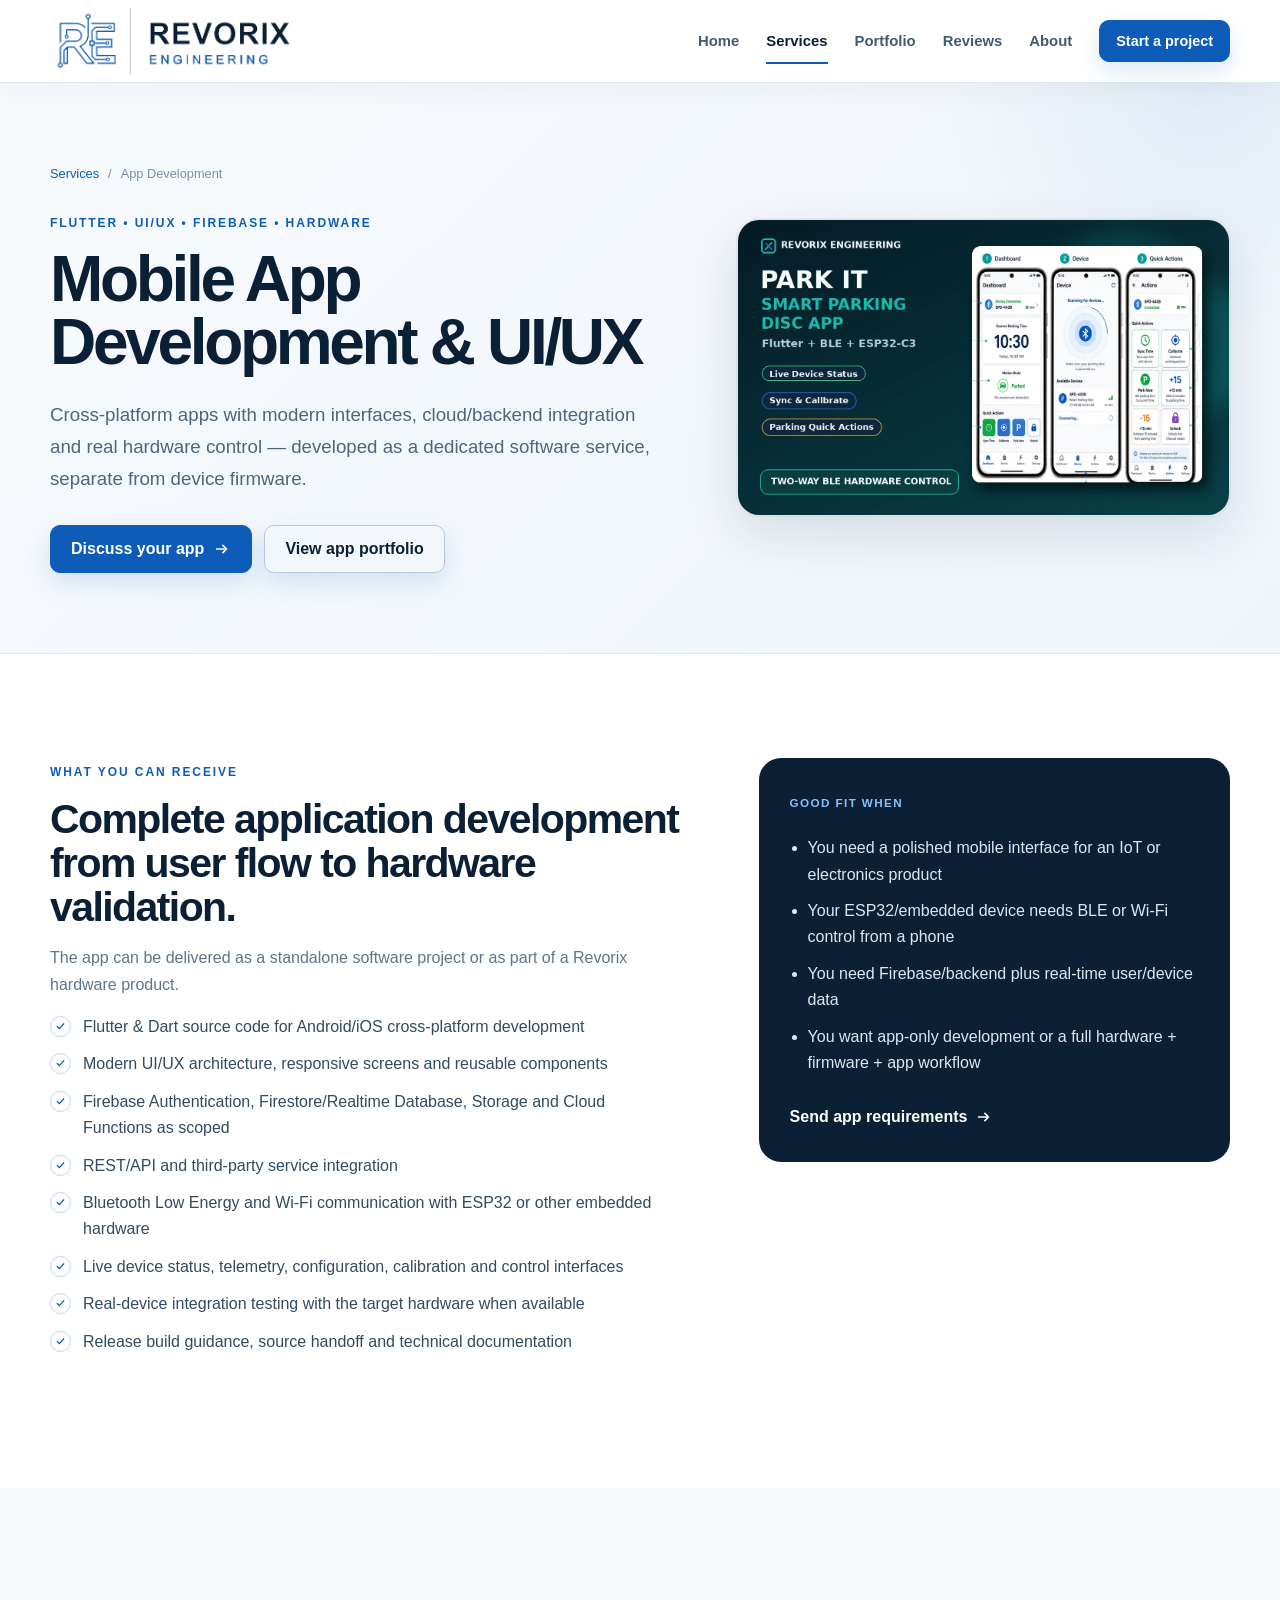
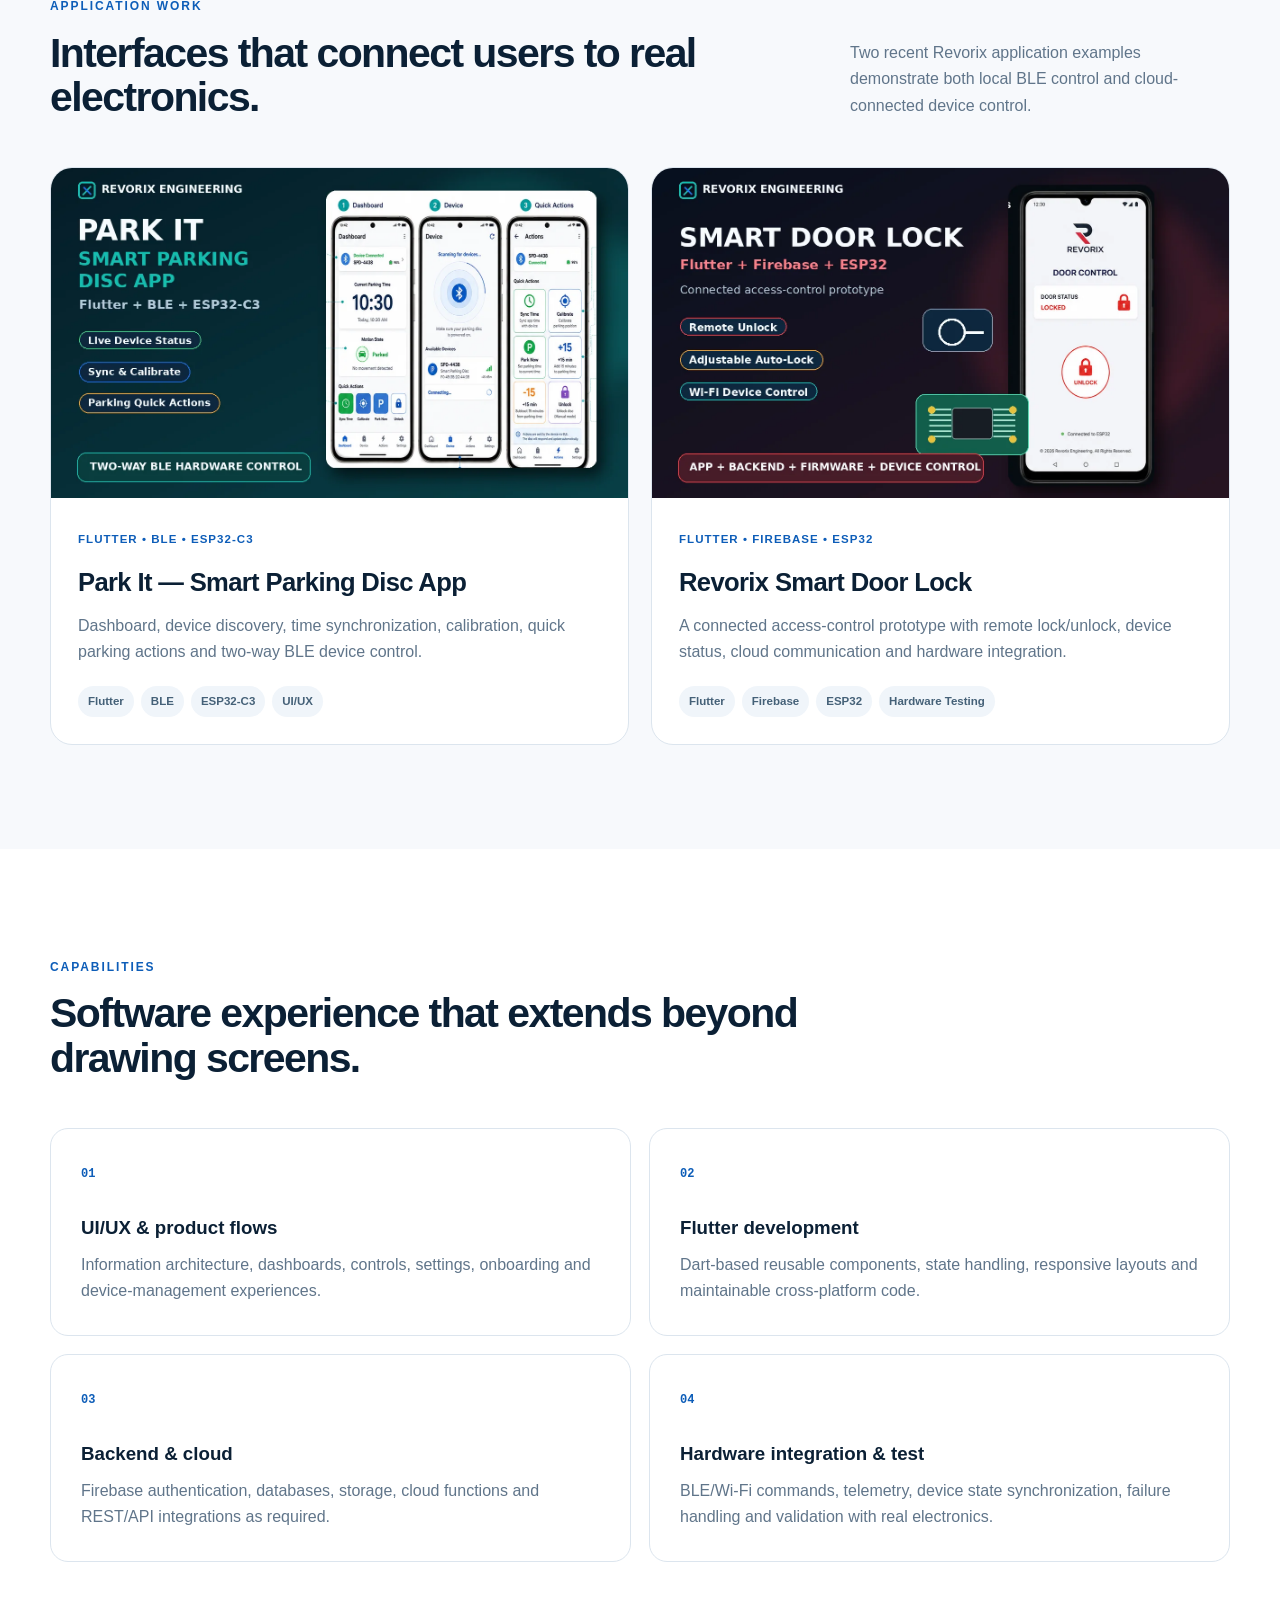
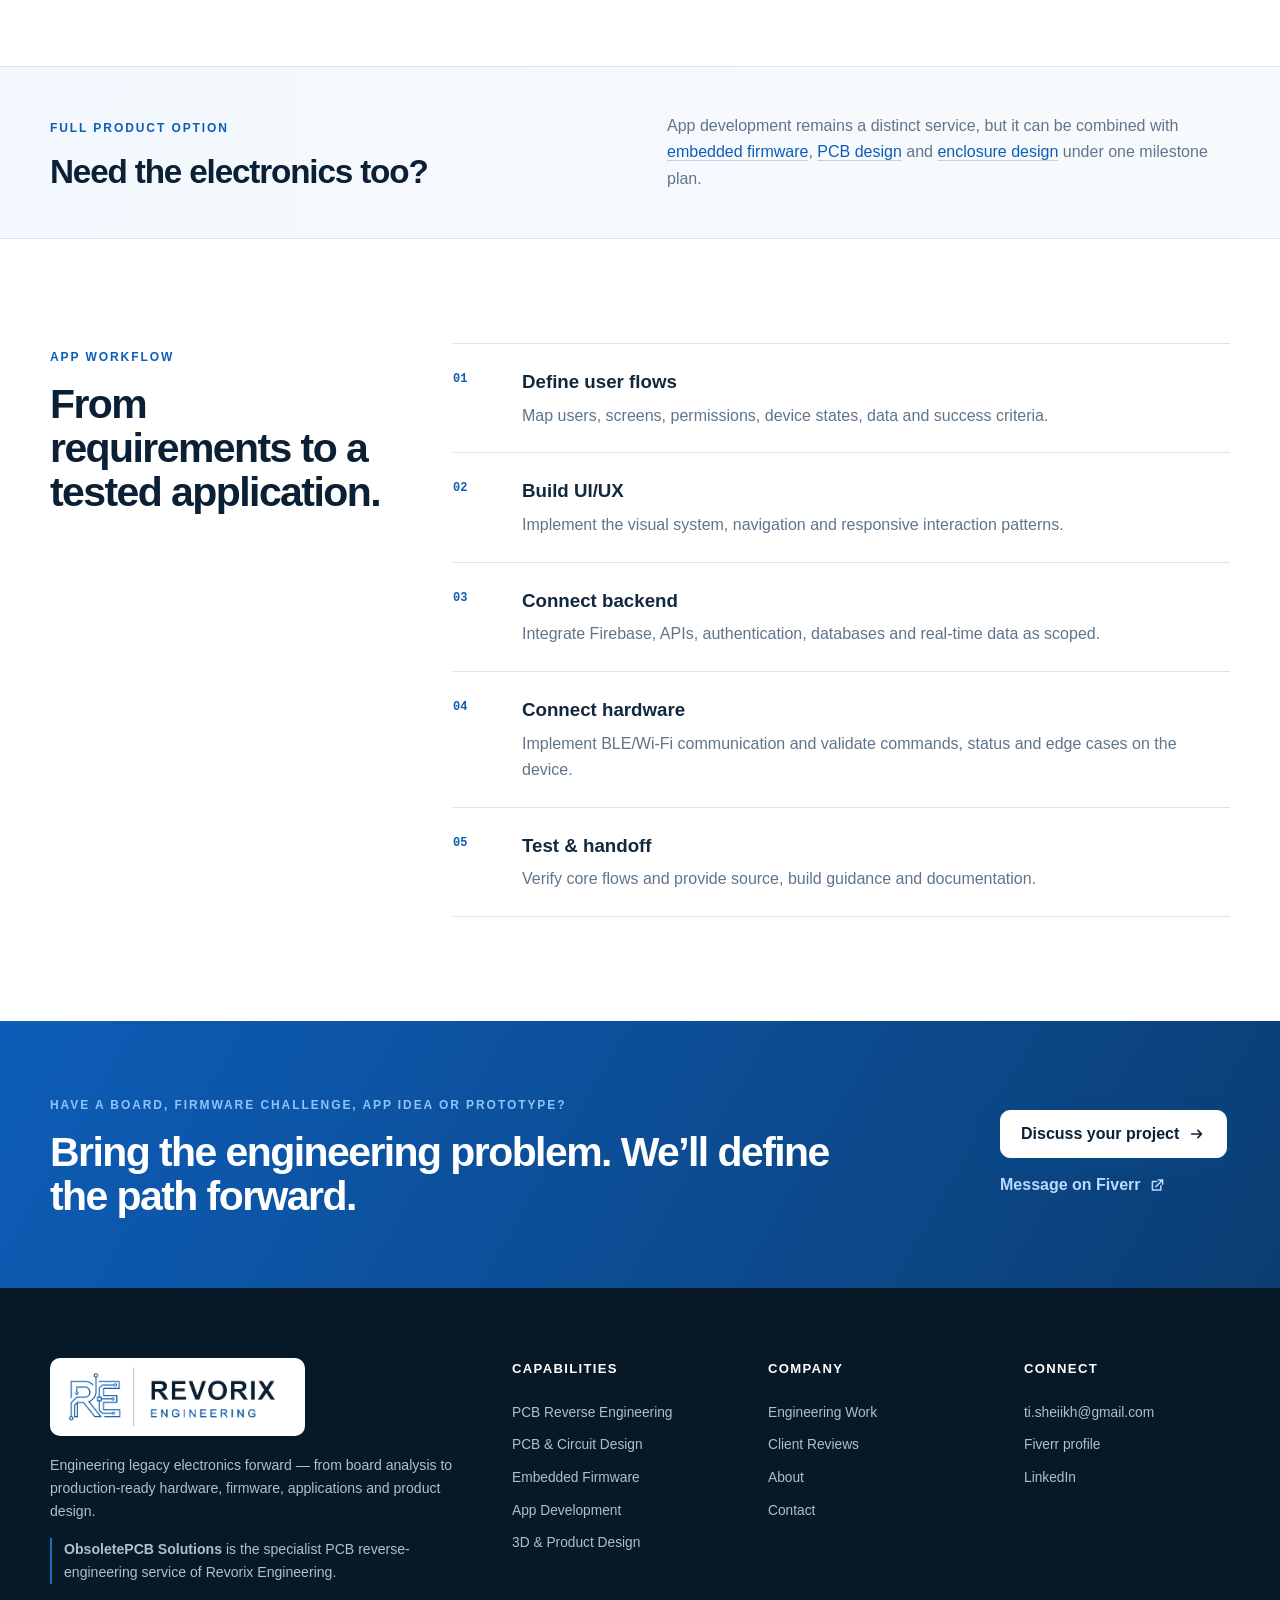
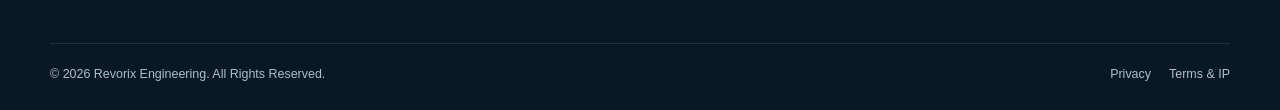
<file: app-development.html>
<!doctype html>
<html lang="en">
<head>
<meta charset="utf-8">
<meta name="viewport" content="width=device-width,initial-scale=1">
<title>Mobile App Development &amp; UI/UX | Revorix Engineering</title>
<meta name="description" content="Flutter and Dart mobile app development with modern UI/UX, Firebase/backend integration, BLE/Wi-Fi hardware control and real-device testing.">
<meta name="robots" content="index,follow,max-image-preview:large">
<link rel="canonical" href="https://revorixengineering.com/app-development.html">
<meta property="og:type" content="website"><meta property="og:site_name" content="Revorix Engineering">
<meta property="og:title" content="Mobile App Development &amp; UI/UX | Revorix Engineering"><meta property="og:description" content="Flutter and Dart mobile app development with modern UI/UX, Firebase/backend integration, BLE/Wi-Fi hardware control and real-device testing.">
<meta property="og:url" content="https://revorixengineering.com/app-development.html"><meta property="og:image" content="https://revorixengineering.com/assets/img/revorix-og-card.jpg">
<meta name="twitter:card" content="summary_large_image"><meta name="theme-color" content="#ffffff">
<link rel="icon" type="image/png" href="assets/img/favicon.png"><link rel="apple-touch-icon" href="assets/img/apple-touch-icon.png"><link rel="manifest" href="site.webmanifest"><link rel="stylesheet" href="assets/css/styles.css">
<script type="application/ld+json">{"@context":"https://schema.org","@type":"ProfessionalService","name":"Revorix Engineering","url":"https://revorixengineering.com","logo":"https://revorixengineering.com/assets/img/revorix-engineering-logo.png","description":"PCB reverse engineering, custom PCB and circuit design, embedded firmware, mobile app development, IoT and 3D product engineering services.","founder":{"@type":"Person","name":"Tabish Irfan"},"sameAs":["https://www.fiverr.com/proman247","https://www.linkedin.com/in/tabish-irfan-1319441a3"],"areaServed":"Worldwide"}</script>
</head>
<body class="">
<a class="skip-link" href="#main">Skip to content</a>
<header class="site-header" id="top"><div class="container nav-shell">
<a class="brand" href="index.html" aria-label="Revorix Engineering home"><img src="assets/img/revorix-engineering-logo.png" alt="Revorix Engineering" width="515" height="142"></a>
<button class="nav-toggle" aria-expanded="false" aria-controls="primary-nav" aria-label="Open navigation"><span></span><span></span><span></span></button>
<nav class="primary-nav" id="primary-nav" aria-label="Primary navigation"><a class="nav-link " href="index.html">Home</a><a class="nav-link active" href="services.html">Services</a><a class="nav-link " href="portfolio.html">Portfolio</a><a class="nav-link " href="testimonials.html">Reviews</a><a class="nav-link " href="about.html">About</a><a class="button button-sm" href="contact.html">Start a project</a></nav>
</div></header>
<main id="main">
<section class="page-hero service-hero"><div class="container hero-two"><div><div class="breadcrumbs"><a href="services.html">Services</a><span>/</span><span>App Development</span></div><span class="eyebrow">FLUTTER • UI/UX • FIREBASE • HARDWARE</span><h1>Mobile App Development & UI/UX</h1><p class="lead">Cross-platform apps with modern interfaces, cloud/backend integration and real hardware control — developed as a dedicated software service, separate from device firmware.</p><div class="hero-actions"><a class="button" href="contact.html">Discuss your app <svg viewBox="0 0 20 20" aria-hidden="true"><path d="M4 10h11M11 6l4 4-4 4"/></svg></a><a class="button button-ghost" href="portfolio.html#app-work">View app portfolio</a></div></div><div class="page-hero-image"><img src="assets/img/app-smart-parking.webp" alt="Park It Flutter BLE smart parking application by Revorix Engineering"></div></div></section>
<section class="section"><div class="container two-column"><div><span class="eyebrow">WHAT YOU CAN RECEIVE</span><h2>Complete application development from user flow to hardware validation.</h2><p>The app can be delivered as a standalone software project or as part of a Revorix hardware product.</p><ul class="check-list"><li><svg viewBox="0 0 20 20" aria-hidden="true"><path d="m4 10 4 4 8-9"/></svg><span>Flutter & Dart source code for Android/iOS cross-platform development</span></li><li><svg viewBox="0 0 20 20" aria-hidden="true"><path d="m4 10 4 4 8-9"/></svg><span>Modern UI/UX architecture, responsive screens and reusable components</span></li><li><svg viewBox="0 0 20 20" aria-hidden="true"><path d="m4 10 4 4 8-9"/></svg><span>Firebase Authentication, Firestore/Realtime Database, Storage and Cloud Functions as scoped</span></li><li><svg viewBox="0 0 20 20" aria-hidden="true"><path d="m4 10 4 4 8-9"/></svg><span>REST/API and third-party service integration</span></li><li><svg viewBox="0 0 20 20" aria-hidden="true"><path d="m4 10 4 4 8-9"/></svg><span>Bluetooth Low Energy and Wi-Fi communication with ESP32 or other embedded hardware</span></li><li><svg viewBox="0 0 20 20" aria-hidden="true"><path d="m4 10 4 4 8-9"/></svg><span>Live device status, telemetry, configuration, calibration and control interfaces</span></li><li><svg viewBox="0 0 20 20" aria-hidden="true"><path d="m4 10 4 4 8-9"/></svg><span>Real-device integration testing with the target hardware when available</span></li><li><svg viewBox="0 0 20 20" aria-hidden="true"><path d="m4 10 4 4 8-9"/></svg><span>Release build guidance, source handoff and technical documentation</span></li></ul></div><aside class="scope-card"><span class="scope-label">Good fit when</span><ul><li>You need a polished mobile interface for an IoT or electronics product</li><li>Your ESP32/embedded device needs BLE or Wi-Fi control from a phone</li><li>You need Firebase/backend plus real-time user/device data</li><li>You want app-only development or a full hardware + firmware + app workflow</li></ul><a href="contact.html">Send app requirements <svg viewBox="0 0 20 20" aria-hidden="true"><path d="M4 10h11M11 6l4 4-4 4"/></svg></a></aside></div></section>
<section class="section section-muted" id="app-work"><div class="container"><div class="section-heading"><div><span class="eyebrow">APPLICATION WORK</span><h2>Interfaces that connect users to real electronics.</h2></div><p>Two recent Revorix application examples demonstrate both local BLE control and cloud-connected device control.</p></div><div class="case-grid"><article class="case-card"><button class="image-button" data-lightbox="assets/img/app-smart-parking.webp" aria-label="Open Park It app image"><img src="assets/img/app-smart-parking.webp" alt="Park It smart parking Flutter BLE app" loading="lazy"></button><div><span class="case-kicker">Flutter • BLE • ESP32-C3</span><h2>Park It — Smart Parking Disc App</h2><p>Dashboard, device discovery, time synchronization, calibration, quick parking actions and two-way BLE device control.</p><ul class="tag-list"><li>Flutter</li><li>BLE</li><li>ESP32-C3</li><li>UI/UX</li></ul></div></article><article class="case-card"><button class="image-button" data-lightbox="assets/img/app-smart-door-lock.webp" aria-label="Open smart door lock app image"><img src="assets/img/app-smart-door-lock.webp" alt="Revorix smart door lock Flutter Firebase ESP32 app" loading="lazy"></button><div><span class="case-kicker">Flutter • Firebase • ESP32</span><h2>Revorix Smart Door Lock</h2><p>A connected access-control prototype with remote lock/unlock, device status, cloud communication and hardware integration.</p><ul class="tag-list"><li>Flutter</li><li>Firebase</li><li>ESP32</li><li>Hardware Testing</li></ul></div></article></div></div></section>
<section class="section"><div class="container"><div class="section-heading"><div><span class="eyebrow">CAPABILITIES</span><h2>Software experience that extends beyond drawing screens.</h2></div></div><div class="capability-grid"><div class="capability"><span>01</span><h3>UI/UX & product flows</h3><p>Information architecture, dashboards, controls, settings, onboarding and device-management experiences.</p></div><div class="capability"><span>02</span><h3>Flutter development</h3><p>Dart-based reusable components, state handling, responsive layouts and maintainable cross-platform code.</p></div><div class="capability"><span>03</span><h3>Backend & cloud</h3><p>Firebase authentication, databases, storage, cloud functions and REST/API integrations as required.</p></div><div class="capability"><span>04</span><h3>Hardware integration & test</h3><p>BLE/Wi-Fi commands, telemetry, device state synchronization, failure handling and validation with real electronics.</p></div></div></div></section>
<section class="service-boundary"><div class="container service-boundary-inner"><div><span class="eyebrow">FULL PRODUCT OPTION</span><h2>Need the electronics too?</h2></div><p>App development remains a distinct service, but it can be combined with <a href="embedded-systems.html">embedded firmware</a>, <a href="pcb-design.html">PCB design</a> and <a href="product-design.html">enclosure design</a> under one milestone plan.</p></div></section>
<section class="section"><div class="container methodology"><div><span class="eyebrow">APP WORKFLOW</span><h2>From requirements to a tested application.</h2></div><ol><li><span>01</span><div><h3>Define user flows</h3><p>Map users, screens, permissions, device states, data and success criteria.</p></div></li><li><span>02</span><div><h3>Build UI/UX</h3><p>Implement the visual system, navigation and responsive interaction patterns.</p></div></li><li><span>03</span><div><h3>Connect backend</h3><p>Integrate Firebase, APIs, authentication, databases and real-time data as scoped.</p></div></li><li><span>04</span><div><h3>Connect hardware</h3><p>Implement BLE/Wi-Fi communication and validate commands, status and edge cases on the device.</p></div></li><li><span>05</span><div><h3>Test & handoff</h3><p>Verify core flows and provide source, build guidance and documentation.</p></div></li></ol></div></section><section class="cta-band"><div class="container cta-band-inner"><div><span class="eyebrow inverse">Have a board, firmware challenge, app idea or prototype?</span><h2>Bring the engineering problem. We’ll define the path forward.</h2></div><div class="cta-actions"><a class="button button-light" href="contact.html">Discuss your project <svg viewBox="0 0 20 20" aria-hidden="true"><path d="M4 10h11M11 6l4 4-4 4"/></svg></a><a class="text-link light" href="https://www.fiverr.com/proman247" target="_blank" rel="noopener">Message on Fiverr <svg viewBox="0 0 20 20" aria-hidden="true"><path d="M11 4h5v5M16 4l-8 8M14 11v5H4V6h5"/></svg></a></div></div></section></main>
<footer class="site-footer"><div class="container footer-grid">
<div class="footer-brand"><img src="assets/img/revorix-engineering-logo.png" alt="Revorix Engineering" width="515" height="142"><p>Engineering legacy electronics forward — from board analysis to production-ready hardware, firmware, applications and product design.</p><p class="legacy-brand"><strong>ObsoletePCB Solutions</strong> is the specialist PCB reverse-engineering service of Revorix Engineering.</p></div>
<div><h2>Capabilities</h2><a href="pcb-reverse-engineering.html">PCB Reverse Engineering</a><a href="pcb-design.html">PCB & Circuit Design</a><a href="embedded-systems.html">Embedded Firmware</a><a href="app-development.html">App Development</a><a href="product-design.html">3D & Product Design</a></div>
<div><h2>Company</h2><a href="portfolio.html">Engineering Work</a><a href="testimonials.html">Client Reviews</a><a href="about.html">About</a><a href="contact.html">Contact</a></div>
<div><h2>Connect</h2><a href="mailto:ti.sheiikh@gmail.com">ti.sheiikh@gmail.com</a><a href="https://www.fiverr.com/proman247" target="_blank" rel="noopener">Fiverr profile</a><a href="https://www.linkedin.com/in/tabish-irfan-1319441a3" target="_blank" rel="noopener">LinkedIn</a></div>
</div><div class="container footer-bottom"><p>© 2026 Revorix Engineering. All Rights Reserved.</p><div><a href="privacy.html">Privacy</a><a href="terms.html">Terms & IP</a></div></div></footer>
<div class="lightbox" aria-hidden="true" role="dialog" aria-label="Image preview"><button aria-label="Close image preview">×</button><img alt=""></div><script src="assets/js/main.js" defer></script>
</body></html>
</file>
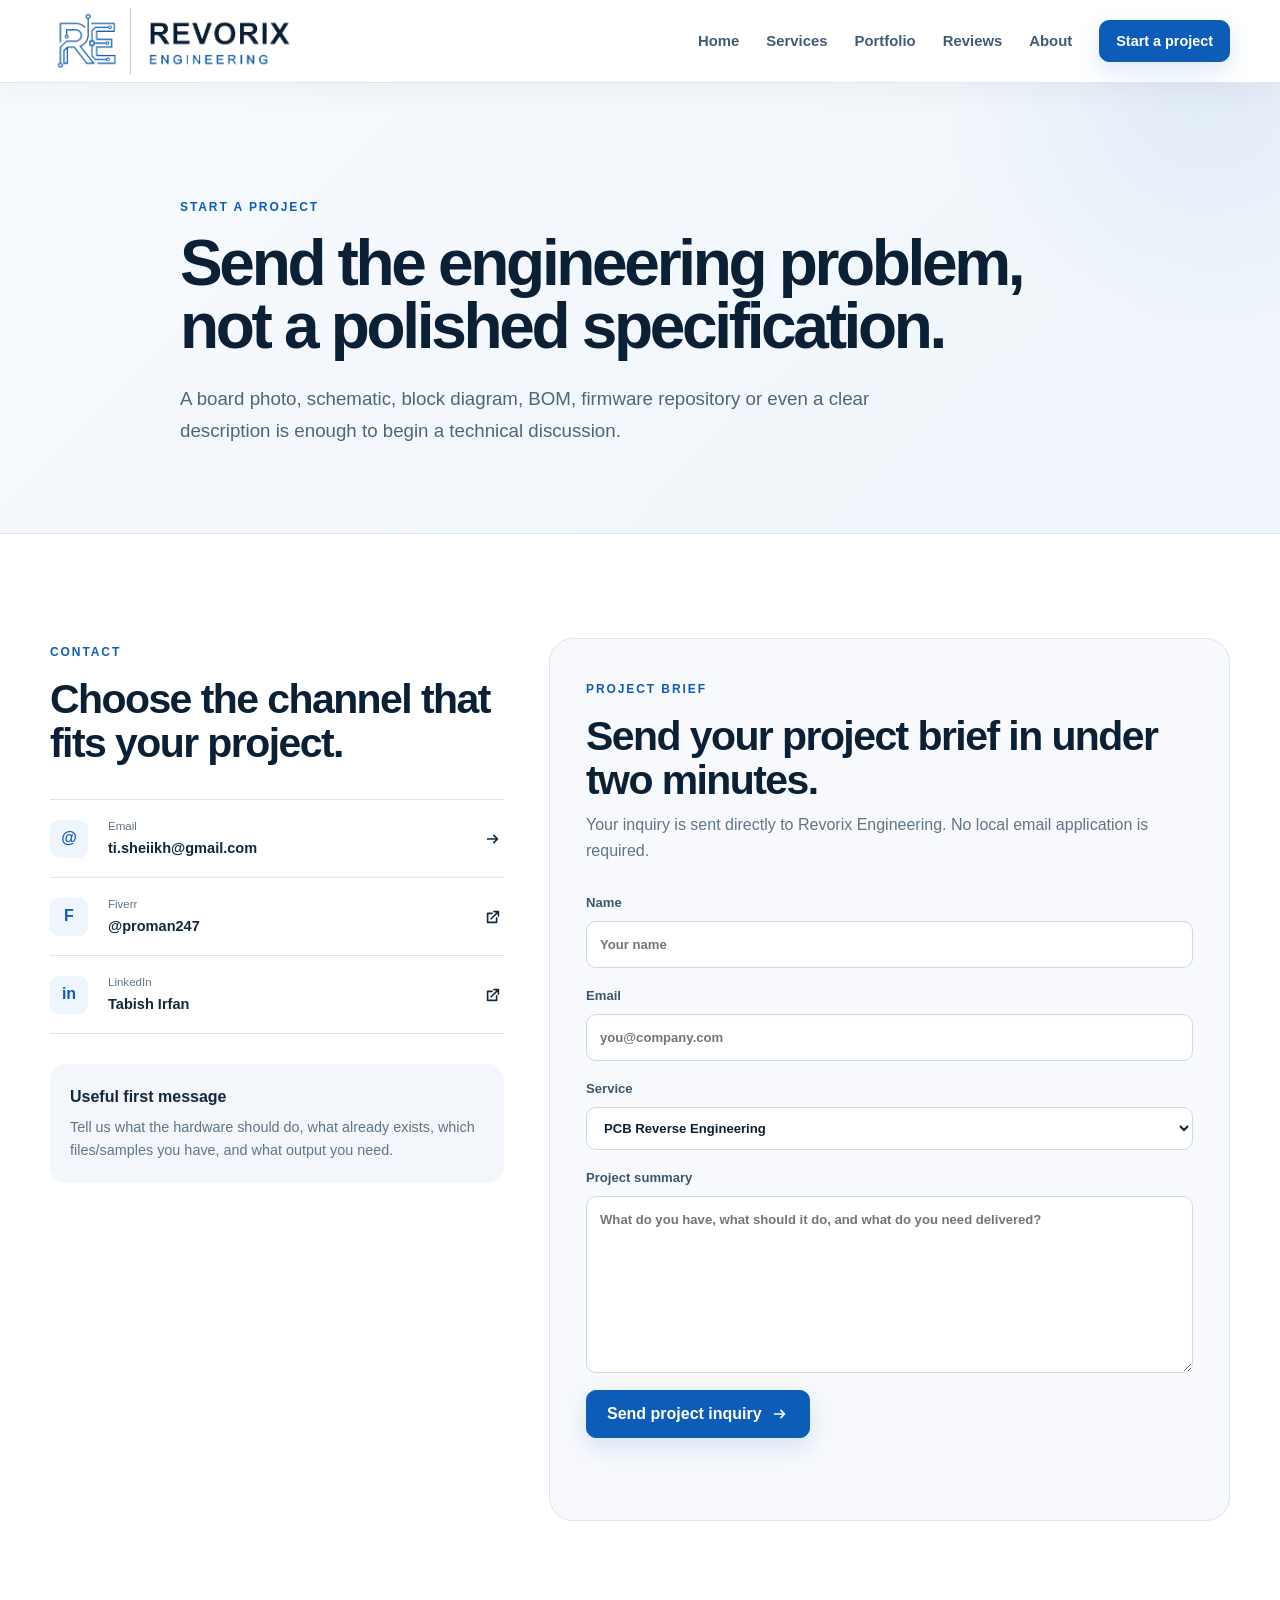
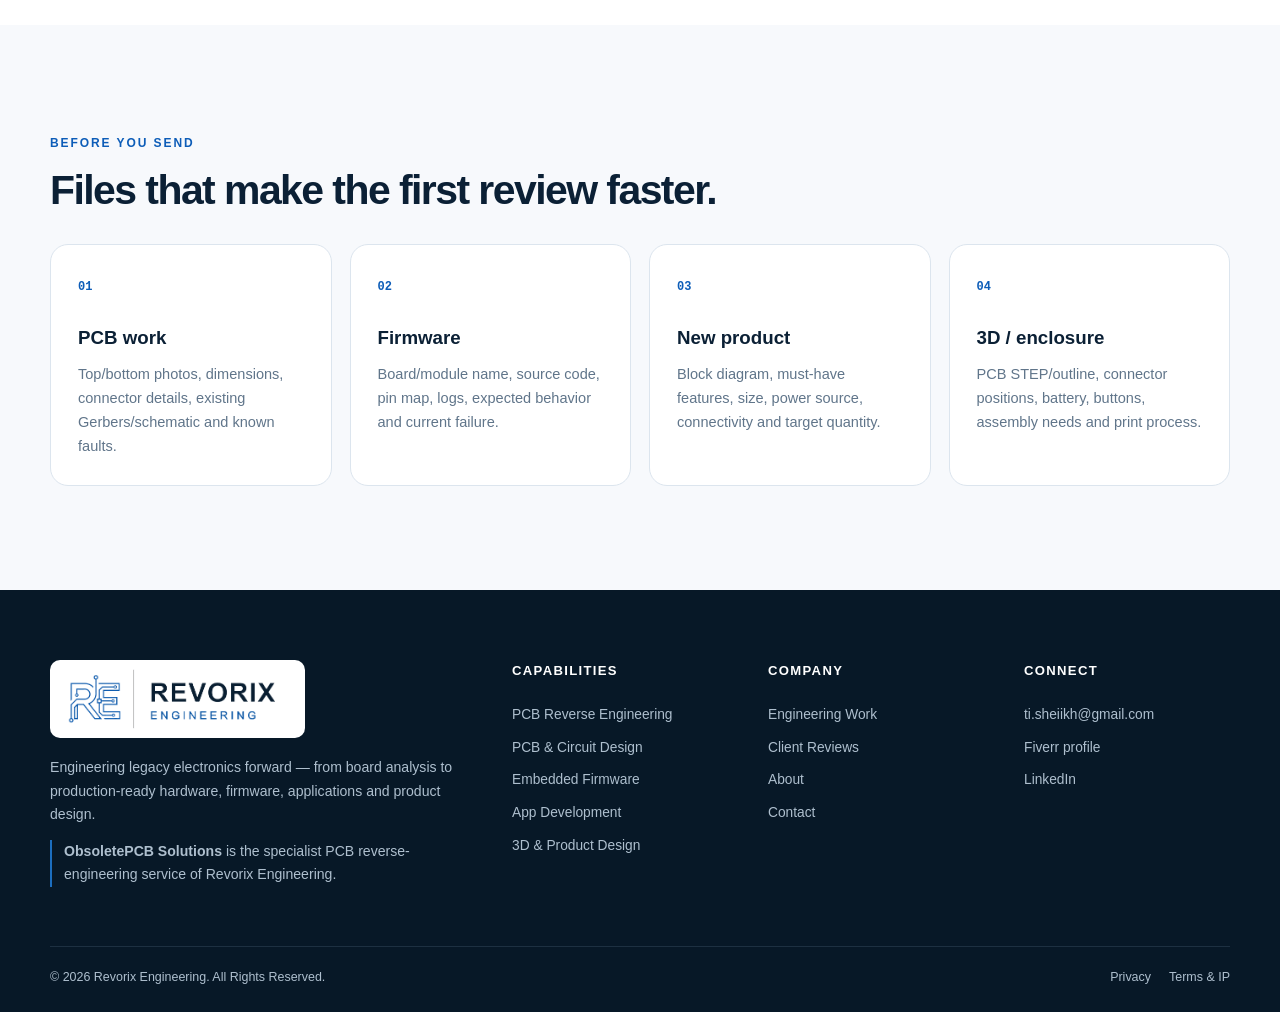
<file: contact.html>
<!doctype html>
<html lang="en">
<head>
<meta charset="utf-8">
<meta name="viewport" content="width=device-width,initial-scale=1">
<title>Contact Revorix Engineering</title>
<meta name="description" content="Contact Revorix Engineering for PCB reverse engineering, electronics design, embedded firmware, IoT and 3D product development.">
<meta name="robots" content="index,follow,max-image-preview:large">
<link rel="canonical" href="https://revorixengineering.com/contact.html">
<meta property="og:type" content="website">
<meta property="og:site_name" content="Revorix Engineering">
<meta property="og:title" content="Contact Revorix Engineering">
<meta property="og:description" content="Contact Revorix Engineering for PCB reverse engineering, electronics design, embedded firmware, IoT and 3D product development.">
<meta property="og:url" content="https://revorixengineering.com/contact.html">
<meta property="og:image" content="https://revorixengineering.com/assets/img/revorix-og-card.jpg">
<meta name="twitter:card" content="summary_large_image">
<meta name="theme-color" content="#07111f">
<link rel="icon" type="image/png" href="assets/img/favicon.png">
<link rel="apple-touch-icon" href="assets/img/apple-touch-icon.png">
<link rel="manifest" href="site.webmanifest">
<link rel="stylesheet" href="assets/css/styles.css">
<script type="application/ld+json">{"@context": "https://schema.org", "@type": "ProfessionalService", "name": "Revorix Engineering", "url": "https://revorixengineering.com", "logo": "https://revorixengineering.com/assets/img/revorix-engineering-logo.png", "description": "PCB reverse engineering, custom PCB and circuit design, embedded firmware, mobile app development, IoT and 3D product engineering services.", "founder": {"@type": "Person", "name": "Tabish Irfan"}, "sameAs": ["https://www.fiverr.com/proman247", "https://www.linkedin.com/in/tabish-irfan-1319441a3"], "areaServed": "Worldwide"}</script>
</head><body class="">
<a class="skip-link" href="#main">Skip to content</a>
<header class="site-header" id="top">
  <div class="container nav-shell">
    <a class="brand" href="index.html" aria-label="Revorix Engineering home">
      <img src="assets/img/revorix-engineering-logo.png" alt="Revorix Engineering" width="515" height="142">
    </a>
    <button class="nav-toggle" aria-expanded="false" aria-controls="primary-nav" aria-label="Open navigation"><span></span><span></span><span></span></button>
    <nav class="primary-nav" id="primary-nav" aria-label="Primary navigation">
      <a class="nav-link " href="index.html">Home</a><a class="nav-link " href="services.html">Services</a><a class="nav-link " href="portfolio.html">Portfolio</a><a class="nav-link " href="testimonials.html">Reviews</a><a class="nav-link " href="about.html">About</a>
      <a class="button button-sm" href="contact.html">Start a project</a>
    </nav>
  </div>
</header>
<main id="main">
<section class="page-hero"><div class="container narrow"><span class="eyebrow">START A PROJECT</span><h1>Send the engineering problem, not a polished specification.</h1><p class="lead">A board photo, schematic, block diagram, BOM, firmware repository or even a clear description is enough to begin a technical discussion.</p></div></section>
<section class="section"><div class="container contact-grid"><div class="contact-panel"><span class="eyebrow">CONTACT</span><h2>Choose the channel that fits your project.</h2><div class="contact-links"><a href="mailto:ti.sheiikh@gmail.com"><span class="contact-icon">@</span><div><small>Email</small><strong>ti.sheiikh@gmail.com</strong></div><svg viewBox="0 0 20 20" aria-hidden="true"><path d="M4 10h11M11 6l4 4-4 4"/></svg></a><a href="https://www.fiverr.com/proman247" target="_blank" rel="noopener"><span class="contact-icon">F</span><div><small>Fiverr</small><strong>@proman247</strong></div><svg viewBox="0 0 20 20" aria-hidden="true"><path d="M11 4h5v5M16 4l-8 8M14 11v5H4V6h5"/></svg></a><a href="https://www.linkedin.com/in/tabish-irfan-1319441a3" target="_blank" rel="noopener"><span class="contact-icon">in</span><div><small>LinkedIn</small><strong>Tabish Irfan</strong></div><svg viewBox="0 0 20 20" aria-hidden="true"><path d="M11 4h5v5M16 4l-8 8M14 11v5H4V6h5"/></svg></a></div><div class="contact-note"><strong>Useful first message</strong><p>Tell us what the hardware should do, what already exists, which files/samples you have, and what output you need.</p></div></div>
<form class="project-form" id="project-form"><div class="form-heading"><span class="eyebrow">PROJECT BRIEF</span><h2>Send your project brief in under two minutes.</h2><p>Your inquiry is sent directly to Revorix Engineering. No local email application is required.</p></div><label>Name<input type="text" name="name" required autocomplete="name" placeholder="Your name"></label><label>Email<input type="email" name="email" required autocomplete="email" placeholder="you@company.com"></label><label>Service<select name="service"><option>PCB Reverse Engineering</option><option>PCB & Circuit Design</option><option>Embedded Systems / Firmware</option><option>Mobile App Development / UI UX</option><option>3D / Product Design</option><option>End-to-End Product Development</option><option>Other / Not sure yet</option></select></label><label>Project summary<textarea name="summary" required rows="7" placeholder="What do you have, what should it do, and what do you need delivered?"></textarea></label><input class="form-honeypot" type="text" name="_honey" tabindex="-1" autocomplete="off" aria-hidden="true"><button class="button" type="submit">Send project inquiry <svg viewBox="0 0 20 20" aria-hidden="true"><path d="M4 10h11M11 6l4 4-4 4"/></svg></button><p class="form-status" aria-live="polite"></p></form></div></section>
<section class="section section-muted"><div class="container"><div class="section-heading compact"><div><span class="eyebrow">BEFORE YOU SEND</span><h2>Files that make the first review faster.</h2></div></div><div class="four-grid"><div class="info-card"><span>01</span><h3>PCB work</h3><p>Top/bottom photos, dimensions, connector details, existing Gerbers/schematic and known faults.</p></div><div class="info-card"><span>02</span><h3>Firmware</h3><p>Board/module name, source code, pin map, logs, expected behavior and current failure.</p></div><div class="info-card"><span>03</span><h3>New product</h3><p>Block diagram, must-have features, size, power source, connectivity and target quantity.</p></div><div class="info-card"><span>04</span><h3>3D / enclosure</h3><p>PCB STEP/outline, connector positions, battery, buttons, assembly needs and print process.</p></div></div></div></section>
</main>
<footer class="site-footer">
  <div class="container footer-grid">
    <div class="footer-brand">
      <img src="assets/img/revorix-engineering-logo.png" alt="Revorix Engineering" width="515" height="142">
      <p>Engineering legacy electronics forward — from board analysis to production-ready hardware, firmware, applications and product design.</p>
      <p class="legacy-brand"><strong>ObsoletePCB Solutions</strong> is the specialist PCB reverse-engineering service of Revorix Engineering.</p>
    </div>
    <div><h2>Capabilities</h2><a href="pcb-reverse-engineering.html">PCB Reverse Engineering</a><a href="pcb-design.html">PCB & Circuit Design</a><a href="embedded-systems.html">Embedded Firmware</a><a href="app-development.html">App Development</a><a href="product-design.html">3D & Product Design</a></div>
    <div><h2>Company</h2><a href="portfolio.html">Engineering Work</a><a href="testimonials.html">Client Reviews</a><a href="about.html">About</a><a href="contact.html">Contact</a></div>
    <div><h2>Connect</h2><a href="mailto:ti.sheiikh@gmail.com">ti.sheiikh@gmail.com</a><a href="https://www.fiverr.com/proman247" target="_blank" rel="noopener">Fiverr profile</a><a href="https://www.linkedin.com/in/tabish-irfan-1319441a3" target="_blank" rel="noopener">LinkedIn</a></div>
  </div>
  <div class="container footer-bottom">
    <p>© 2026 Revorix Engineering. All Rights Reserved.</p>
    <div><a href="privacy.html">Privacy</a><a href="terms.html">Terms & IP</a></div>
  </div>
</footer>
<div class="lightbox" aria-hidden="true" role="dialog" aria-label="Image preview"><button aria-label="Close image preview">×</button><img alt=""></div>
<script src="assets/js/main.js" defer></script>
</body></html>
</file>
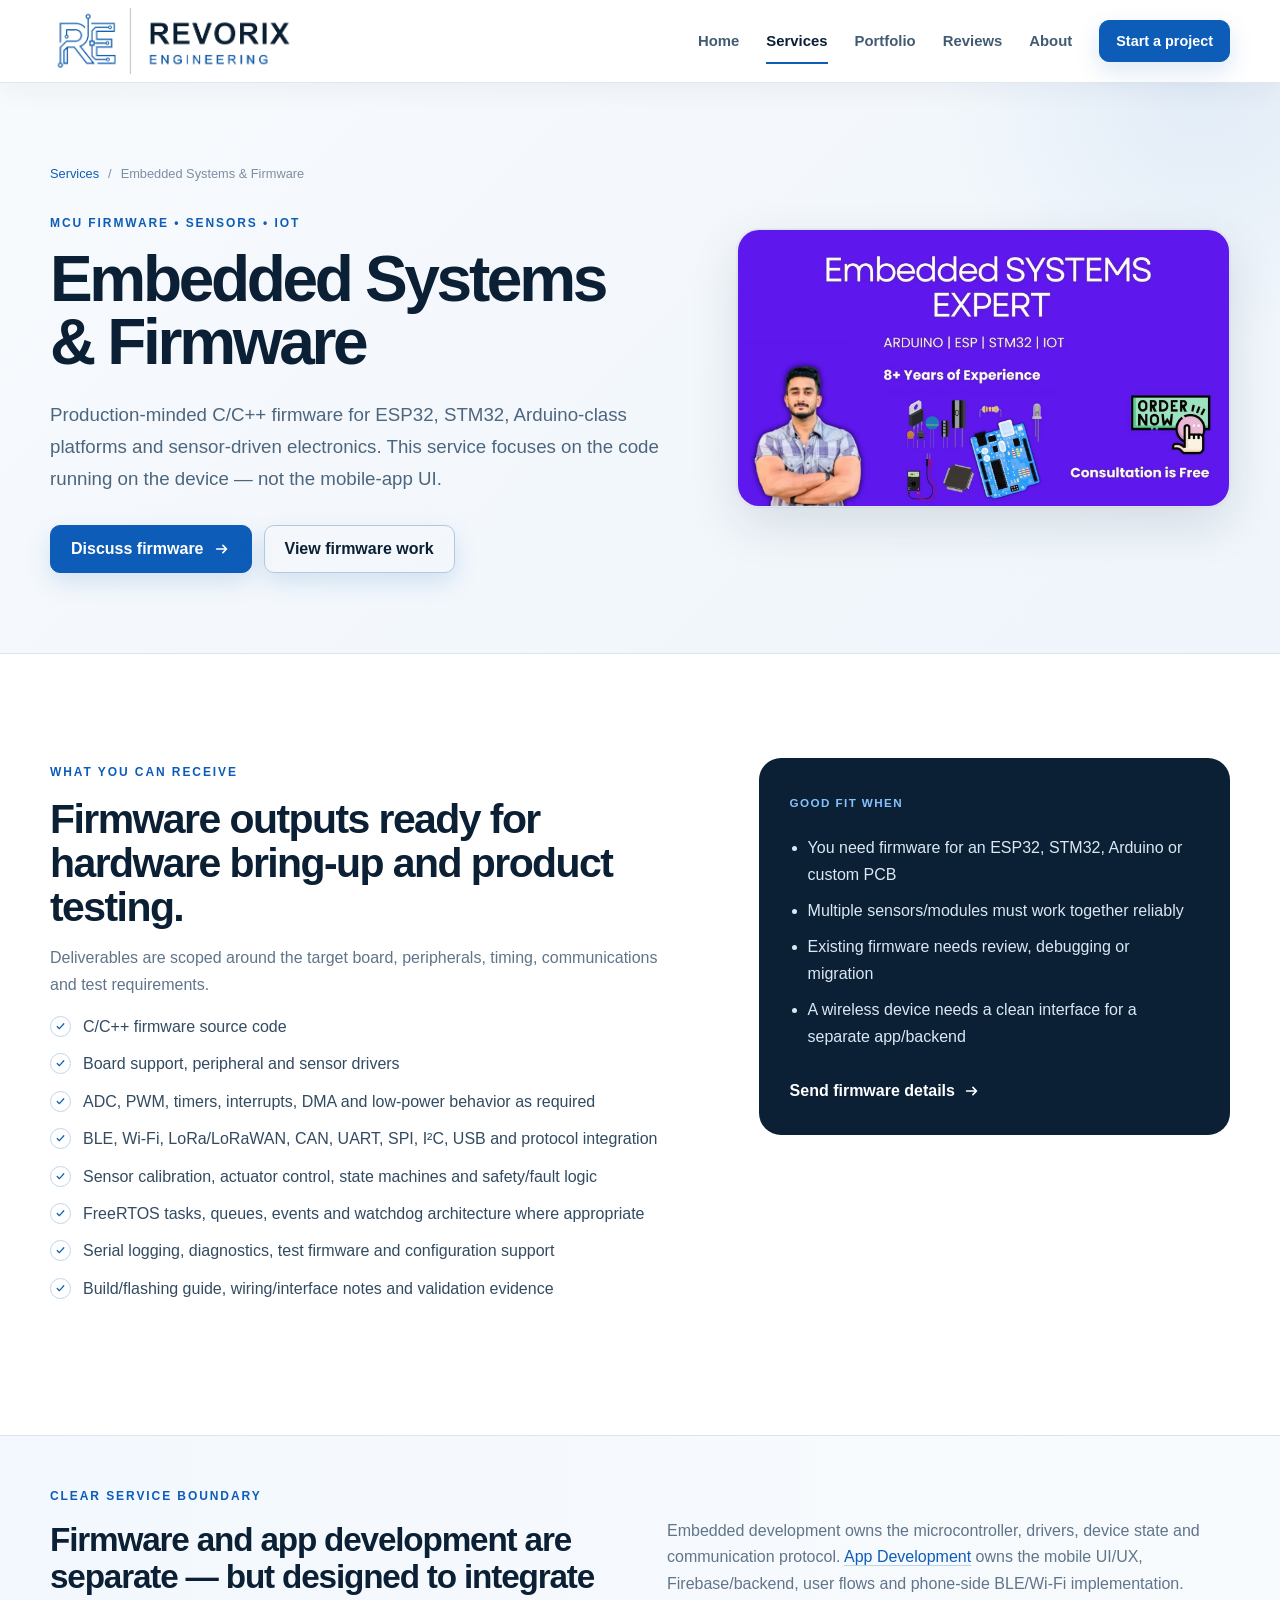
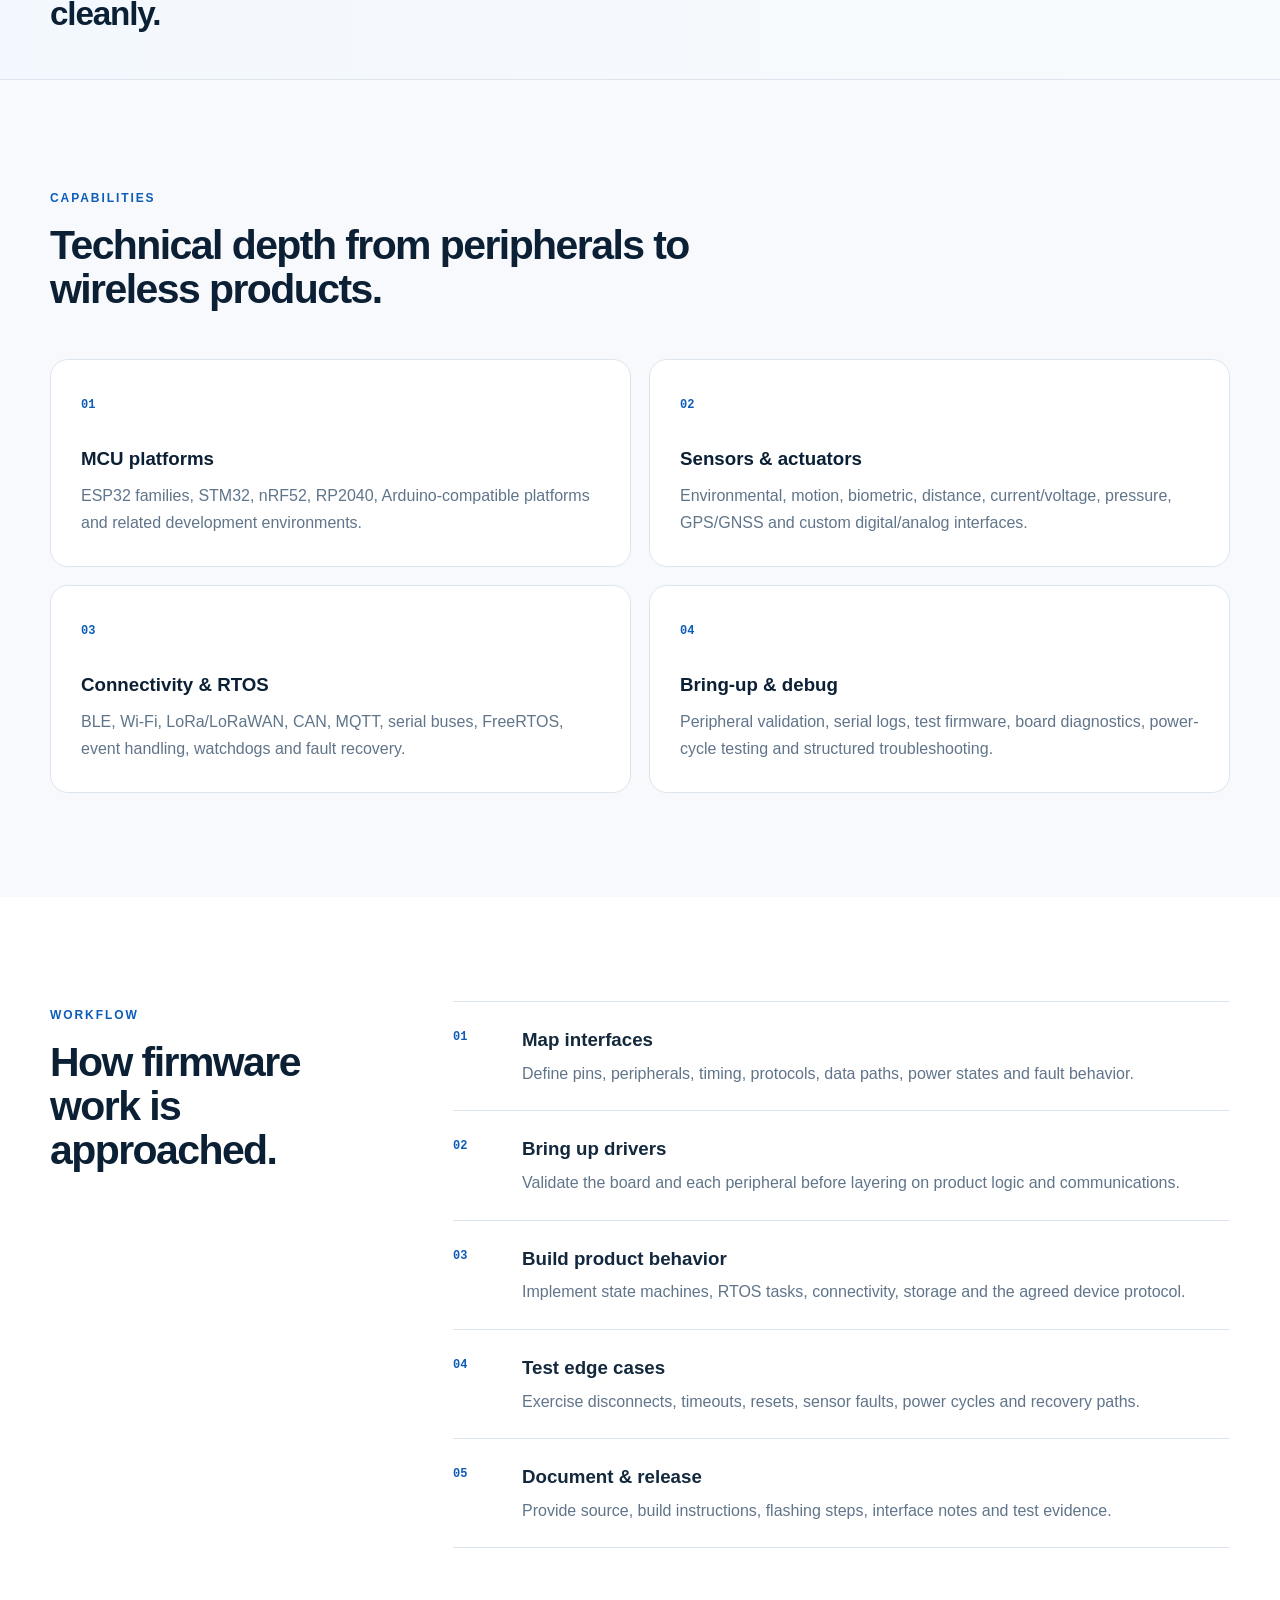
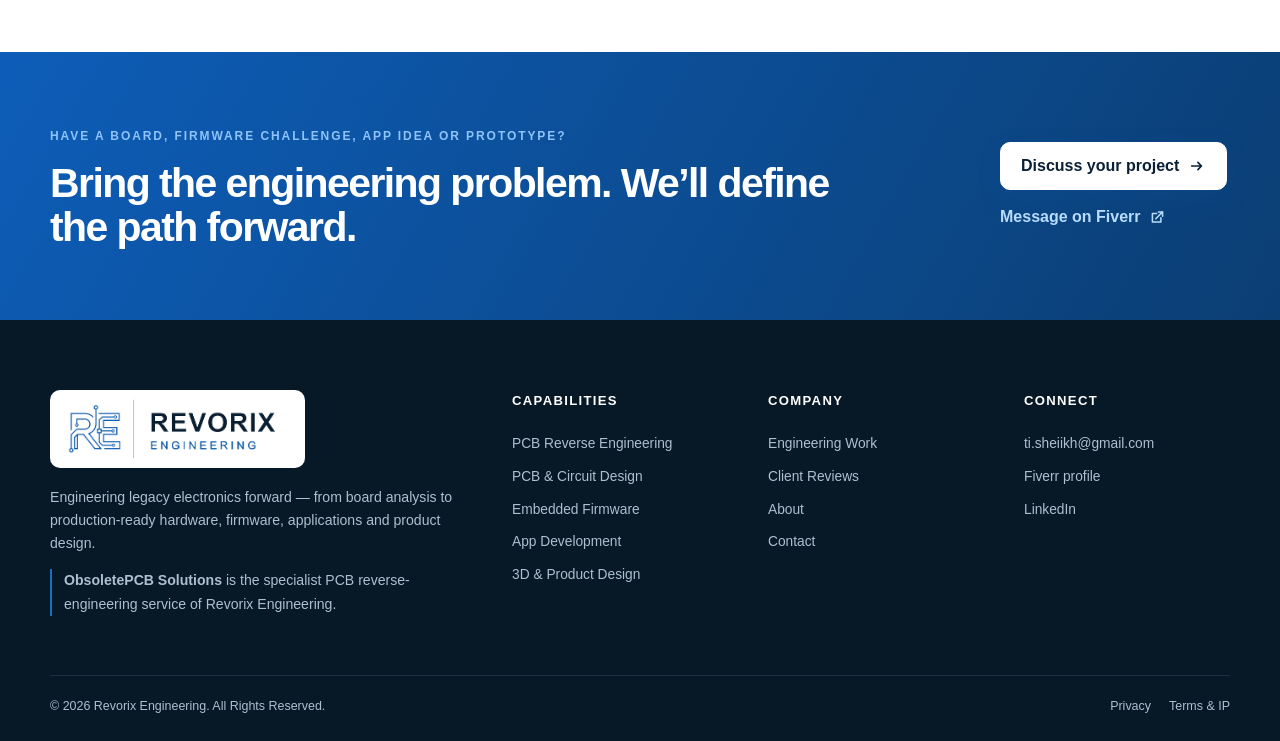
<file: embedded-systems.html>
<!doctype html>
<html lang="en">
<head>
<meta charset="utf-8">
<meta name="viewport" content="width=device-width,initial-scale=1">
<title>Embedded Firmware Development | ESP32, STM32, Arduino | Revorix Engineering</title>
<meta name="description" content="Embedded firmware development for ESP32, STM32, Arduino, nRF52 and sensor-driven products with BLE, Wi-Fi, LoRa, CAN, RTOS and hardware testing.">
<meta name="robots" content="index,follow,max-image-preview:large">
<link rel="canonical" href="https://revorixengineering.com/embedded-systems.html">
<meta property="og:type" content="website"><meta property="og:site_name" content="Revorix Engineering">
<meta property="og:title" content="Embedded Firmware Development | ESP32, STM32, Arduino | Revorix Engineering"><meta property="og:description" content="Embedded firmware development for ESP32, STM32, Arduino, nRF52 and sensor-driven products with BLE, Wi-Fi, LoRa, CAN, RTOS and hardware testing.">
<meta property="og:url" content="https://revorixengineering.com/embedded-systems.html"><meta property="og:image" content="https://revorixengineering.com/assets/img/revorix-og-card.jpg">
<meta name="twitter:card" content="summary_large_image"><meta name="theme-color" content="#ffffff">
<link rel="icon" type="image/png" href="assets/img/favicon.png"><link rel="apple-touch-icon" href="assets/img/apple-touch-icon.png"><link rel="manifest" href="site.webmanifest"><link rel="stylesheet" href="assets/css/styles.css">
<script type="application/ld+json">{"@context":"https://schema.org","@type":"ProfessionalService","name":"Revorix Engineering","url":"https://revorixengineering.com","logo":"https://revorixengineering.com/assets/img/revorix-engineering-logo.png","description":"PCB reverse engineering, custom PCB and circuit design, embedded firmware, mobile app development, IoT and 3D product engineering services.","founder":{"@type":"Person","name":"Tabish Irfan"},"sameAs":["https://www.fiverr.com/proman247","https://www.linkedin.com/in/tabish-irfan-1319441a3"],"areaServed":"Worldwide"}</script>
</head>
<body class="">
<a class="skip-link" href="#main">Skip to content</a>
<header class="site-header" id="top"><div class="container nav-shell">
<a class="brand" href="index.html" aria-label="Revorix Engineering home"><img src="assets/img/revorix-engineering-logo.png" alt="Revorix Engineering" width="515" height="142"></a>
<button class="nav-toggle" aria-expanded="false" aria-controls="primary-nav" aria-label="Open navigation"><span></span><span></span><span></span></button>
<nav class="primary-nav" id="primary-nav" aria-label="Primary navigation"><a class="nav-link " href="index.html">Home</a><a class="nav-link active" href="services.html">Services</a><a class="nav-link " href="portfolio.html">Portfolio</a><a class="nav-link " href="testimonials.html">Reviews</a><a class="nav-link " href="about.html">About</a><a class="button button-sm" href="contact.html">Start a project</a></nav>
</div></header>
<main id="main">
<section class="page-hero service-hero"><div class="container hero-two"><div><div class="breadcrumbs"><a href="services.html">Services</a><span>/</span><span>Embedded Systems & Firmware</span></div><span class="eyebrow">MCU FIRMWARE • SENSORS • IOT</span><h1>Embedded Systems & Firmware</h1><p class="lead">Production-minded C/C++ firmware for ESP32, STM32, Arduino-class platforms and sensor-driven electronics. This service focuses on the code running on the device — not the mobile-app UI.</p><div class="hero-actions"><a class="button" href="contact.html">Discuss firmware <svg viewBox="0 0 20 20" aria-hidden="true"><path d="M4 10h11M11 6l4 4-4 4"/></svg></a><a class="button button-ghost" href="portfolio.html">View firmware work</a></div></div><div class="page-hero-image"><img src="assets/img/embedded-expert-cover.webp" alt="Embedded systems firmware engineering for Arduino ESP32 STM32 and IoT"></div></div></section>
<section class="section"><div class="container two-column"><div><span class="eyebrow">WHAT YOU CAN RECEIVE</span><h2>Firmware outputs ready for hardware bring-up and product testing.</h2><p>Deliverables are scoped around the target board, peripherals, timing, communications and test requirements.</p><ul class="check-list"><li><svg viewBox="0 0 20 20" aria-hidden="true"><path d="m4 10 4 4 8-9"/></svg><span>C/C++ firmware source code</span></li><li><svg viewBox="0 0 20 20" aria-hidden="true"><path d="m4 10 4 4 8-9"/></svg><span>Board support, peripheral and sensor drivers</span></li><li><svg viewBox="0 0 20 20" aria-hidden="true"><path d="m4 10 4 4 8-9"/></svg><span>ADC, PWM, timers, interrupts, DMA and low-power behavior as required</span></li><li><svg viewBox="0 0 20 20" aria-hidden="true"><path d="m4 10 4 4 8-9"/></svg><span>BLE, Wi-Fi, LoRa/LoRaWAN, CAN, UART, SPI, I²C, USB and protocol integration</span></li><li><svg viewBox="0 0 20 20" aria-hidden="true"><path d="m4 10 4 4 8-9"/></svg><span>Sensor calibration, actuator control, state machines and safety/fault logic</span></li><li><svg viewBox="0 0 20 20" aria-hidden="true"><path d="m4 10 4 4 8-9"/></svg><span>FreeRTOS tasks, queues, events and watchdog architecture where appropriate</span></li><li><svg viewBox="0 0 20 20" aria-hidden="true"><path d="m4 10 4 4 8-9"/></svg><span>Serial logging, diagnostics, test firmware and configuration support</span></li><li><svg viewBox="0 0 20 20" aria-hidden="true"><path d="m4 10 4 4 8-9"/></svg><span>Build/flashing guide, wiring/interface notes and validation evidence</span></li></ul></div><aside class="scope-card"><span class="scope-label">Good fit when</span><ul><li>You need firmware for an ESP32, STM32, Arduino or custom PCB</li><li>Multiple sensors/modules must work together reliably</li><li>Existing firmware needs review, debugging or migration</li><li>A wireless device needs a clean interface for a separate app/backend</li></ul><a href="contact.html">Send firmware details <svg viewBox="0 0 20 20" aria-hidden="true"><path d="M4 10h11M11 6l4 4-4 4"/></svg></a></aside></div></section>
<section class="service-boundary"><div class="container service-boundary-inner"><div><span class="eyebrow">CLEAR SERVICE BOUNDARY</span><h2>Firmware and app development are separate — but designed to integrate cleanly.</h2></div><p>Embedded development owns the microcontroller, drivers, device state and communication protocol. <a href="app-development.html">App Development</a> owns the mobile UI/UX, Firebase/backend, user flows and phone-side BLE/Wi-Fi implementation.</p></div></section>
<section class="section section-muted"><div class="container"><div class="section-heading"><div><span class="eyebrow">CAPABILITIES</span><h2>Technical depth from peripherals to wireless products.</h2></div></div><div class="capability-grid"><div class="capability"><span>01</span><h3>MCU platforms</h3><p>ESP32 families, STM32, nRF52, RP2040, Arduino-compatible platforms and related development environments.</p></div><div class="capability"><span>02</span><h3>Sensors & actuators</h3><p>Environmental, motion, biometric, distance, current/voltage, pressure, GPS/GNSS and custom digital/analog interfaces.</p></div><div class="capability"><span>03</span><h3>Connectivity & RTOS</h3><p>BLE, Wi-Fi, LoRa/LoRaWAN, CAN, MQTT, serial buses, FreeRTOS, event handling, watchdogs and fault recovery.</p></div><div class="capability"><span>04</span><h3>Bring-up & debug</h3><p>Peripheral validation, serial logs, test firmware, board diagnostics, power-cycle testing and structured troubleshooting.</p></div></div></div></section>
<section class="section"><div class="container methodology"><div><span class="eyebrow">WORKFLOW</span><h2>How firmware work is approached.</h2></div><ol><li><span>01</span><div><h3>Map interfaces</h3><p>Define pins, peripherals, timing, protocols, data paths, power states and fault behavior.</p></div></li><li><span>02</span><div><h3>Bring up drivers</h3><p>Validate the board and each peripheral before layering on product logic and communications.</p></div></li><li><span>03</span><div><h3>Build product behavior</h3><p>Implement state machines, RTOS tasks, connectivity, storage and the agreed device protocol.</p></div></li><li><span>04</span><div><h3>Test edge cases</h3><p>Exercise disconnects, timeouts, resets, sensor faults, power cycles and recovery paths.</p></div></li><li><span>05</span><div><h3>Document & release</h3><p>Provide source, build instructions, flashing steps, interface notes and test evidence.</p></div></li></ol></div></section>
<section class="cta-band"><div class="container cta-band-inner"><div><span class="eyebrow inverse">Have a board, firmware challenge, app idea or prototype?</span><h2>Bring the engineering problem. We’ll define the path forward.</h2></div><div class="cta-actions"><a class="button button-light" href="contact.html">Discuss your project <svg viewBox="0 0 20 20" aria-hidden="true"><path d="M4 10h11M11 6l4 4-4 4"/></svg></a><a class="text-link light" href="https://www.fiverr.com/proman247" target="_blank" rel="noopener">Message on Fiverr <svg viewBox="0 0 20 20" aria-hidden="true"><path d="M11 4h5v5M16 4l-8 8M14 11v5H4V6h5"/></svg></a></div></div></section></main>
<footer class="site-footer"><div class="container footer-grid">
<div class="footer-brand"><img src="assets/img/revorix-engineering-logo.png" alt="Revorix Engineering" width="515" height="142"><p>Engineering legacy electronics forward — from board analysis to production-ready hardware, firmware, applications and product design.</p><p class="legacy-brand"><strong>ObsoletePCB Solutions</strong> is the specialist PCB reverse-engineering service of Revorix Engineering.</p></div>
<div><h2>Capabilities</h2><a href="pcb-reverse-engineering.html">PCB Reverse Engineering</a><a href="pcb-design.html">PCB & Circuit Design</a><a href="embedded-systems.html">Embedded Firmware</a><a href="app-development.html">App Development</a><a href="product-design.html">3D & Product Design</a></div>
<div><h2>Company</h2><a href="portfolio.html">Engineering Work</a><a href="testimonials.html">Client Reviews</a><a href="about.html">About</a><a href="contact.html">Contact</a></div>
<div><h2>Connect</h2><a href="mailto:ti.sheiikh@gmail.com">ti.sheiikh@gmail.com</a><a href="https://www.fiverr.com/proman247" target="_blank" rel="noopener">Fiverr profile</a><a href="https://www.linkedin.com/in/tabish-irfan-1319441a3" target="_blank" rel="noopener">LinkedIn</a></div>
</div><div class="container footer-bottom"><p>© 2026 Revorix Engineering. All Rights Reserved.</p><div><a href="privacy.html">Privacy</a><a href="terms.html">Terms & IP</a></div></div></footer>
<div class="lightbox" aria-hidden="true" role="dialog" aria-label="Image preview"><button aria-label="Close image preview">×</button><img alt=""></div><script src="assets/js/main.js" defer></script>
</body></html>
</file>
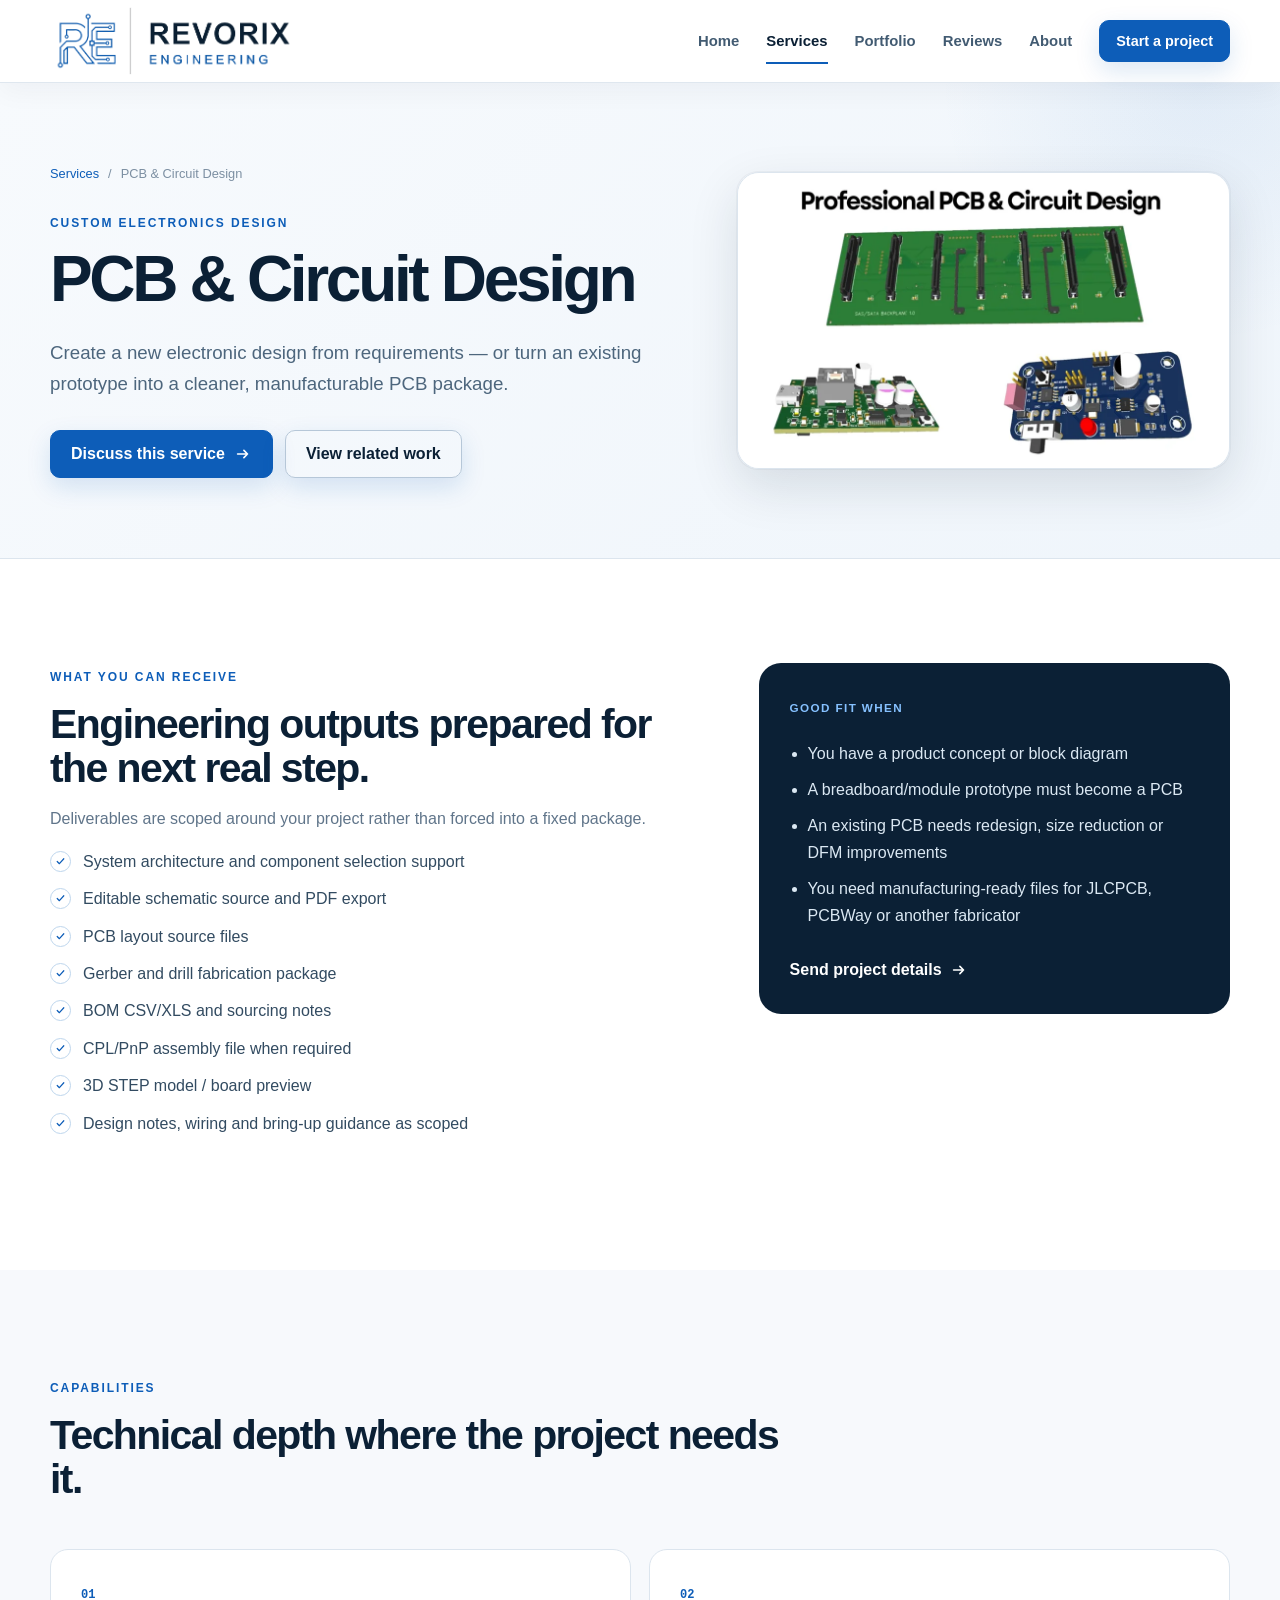
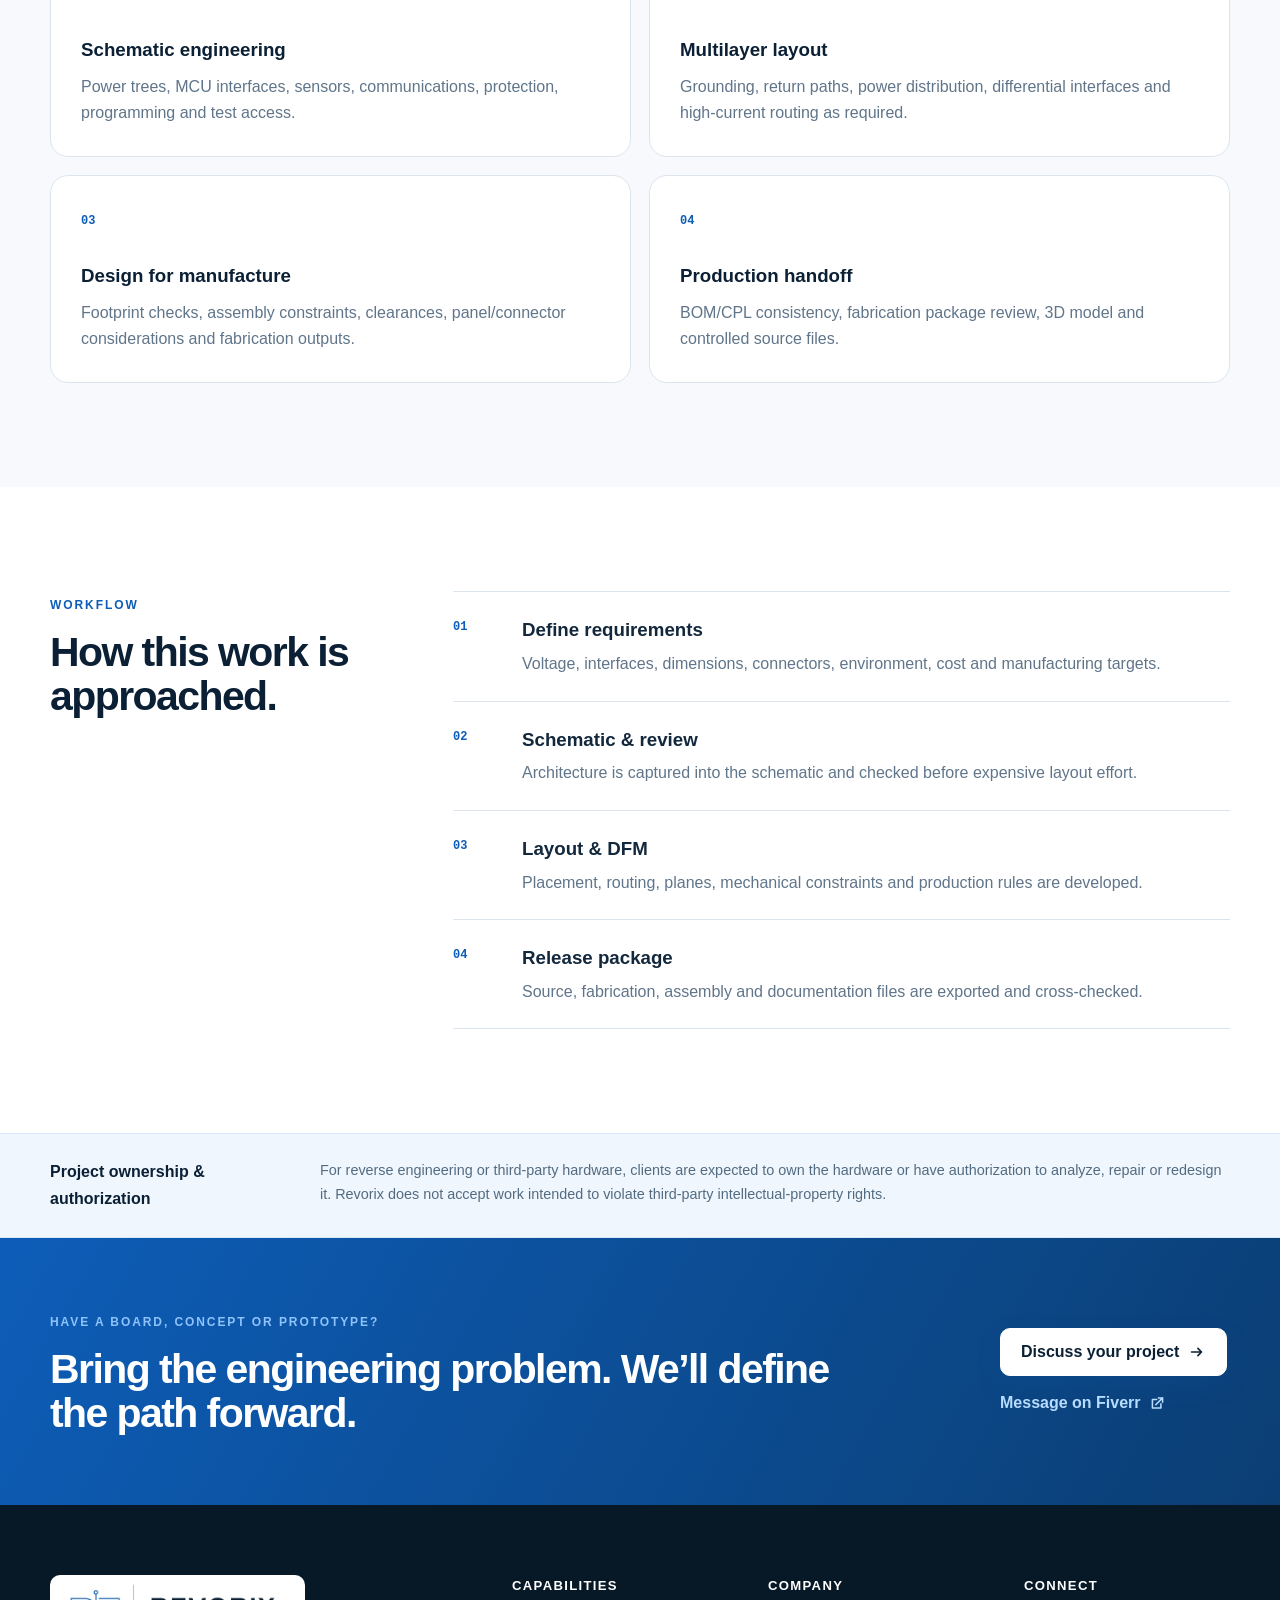
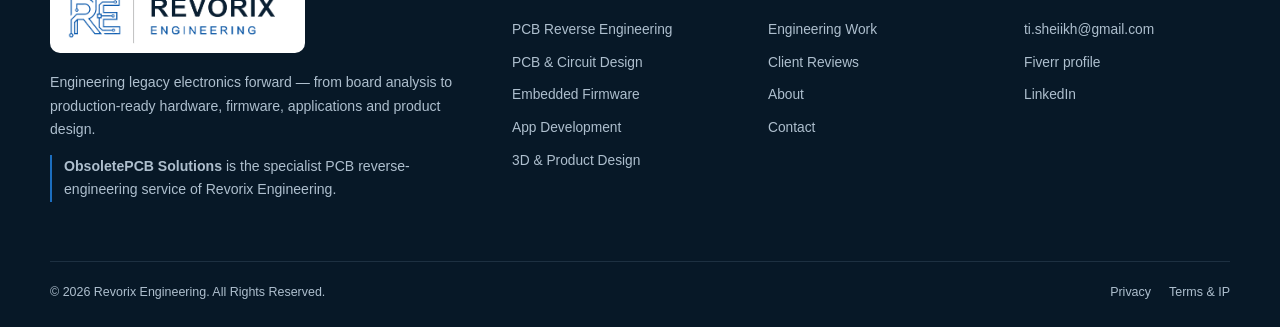
<file: pcb-design.html>
<!doctype html>
<html lang="en">
<head>
<meta charset="utf-8">
<meta name="viewport" content="width=device-width,initial-scale=1">
<title>PCB & Circuit Design | Revorix Engineering</title>
<meta name="description" content="Custom PCB and circuit design services with schematic, multilayer layout, Gerber, BOM, CPL, 3D and DFM-ready manufacturing files.">
<meta name="robots" content="index,follow,max-image-preview:large">
<link rel="canonical" href="https://revorixengineering.com/pcb-design.html">
<meta property="og:type" content="website">
<meta property="og:site_name" content="Revorix Engineering">
<meta property="og:title" content="PCB & Circuit Design | Revorix Engineering">
<meta property="og:description" content="Custom PCB and circuit design services with schematic, multilayer layout, Gerber, BOM, CPL, 3D and DFM-ready manufacturing files.">
<meta property="og:url" content="https://revorixengineering.com/pcb-design.html">
<meta property="og:image" content="https://revorixengineering.com/assets/img/revorix-og-card.jpg">
<meta name="twitter:card" content="summary_large_image">
<meta name="theme-color" content="#ffffff">
<link rel="icon" type="image/png" href="assets/img/favicon.png">
<link rel="apple-touch-icon" href="assets/img/apple-touch-icon.png">
<link rel="manifest" href="site.webmanifest">
<link rel="stylesheet" href="assets/css/styles.css">
<script type="application/ld+json">{"@context": "https://schema.org", "@type": "ProfessionalService", "name": "Revorix Engineering", "url": "https://revorixengineering.com", "logo": "https://revorixengineering.com/assets/img/revorix-engineering-logo.png", "description": "PCB reverse engineering, custom PCB and circuit design, embedded firmware, mobile app development, IoT and 3D product engineering services.", "founder": {"@type": "Person", "name": "Tabish Irfan"}, "sameAs": ["https://www.fiverr.com/proman247", "https://www.linkedin.com/in/tabish-irfan-1319441a3"], "areaServed": "Worldwide"}</script>
</head><body class="">
<a class="skip-link" href="#main">Skip to content</a>
<header class="site-header" id="top">
  <div class="container nav-shell">
    <a class="brand" href="index.html" aria-label="Revorix Engineering home">
      <img src="assets/img/revorix-engineering-logo.png" alt="Revorix Engineering" width="515" height="142">
    </a>
    <button class="nav-toggle" aria-expanded="false" aria-controls="primary-nav" aria-label="Open navigation"><span></span><span></span><span></span></button>
    <nav class="primary-nav" id="primary-nav" aria-label="Primary navigation">
      <a class="nav-link " href="index.html">Home</a><a class="nav-link active" href="services.html">Services</a><a class="nav-link " href="portfolio.html">Portfolio</a><a class="nav-link " href="testimonials.html">Reviews</a><a class="nav-link " href="about.html">About</a>
      <a class="button button-sm" href="contact.html">Start a project</a>
    </nav>
  </div>
</header>
<main id="main">
<section class="page-hero service-hero"><div class="container hero-two"><div><div class="breadcrumbs"><a href="services.html">Services</a><span>/</span><span>PCB & Circuit Design</span></div><span class="eyebrow">CUSTOM ELECTRONICS DESIGN</span><h1>PCB & Circuit Design</h1><p class="lead">Create a new electronic design from requirements — or turn an existing prototype into a cleaner, manufacturable PCB package.</p><div class="hero-actions"><a class="button" href="contact.html">Discuss this service <svg viewBox="0 0 20 20" aria-hidden="true"><path d="M4 10h11M11 6l4 4-4 4"/></svg></a><a class="button button-ghost" href="portfolio.html">View related work</a></div></div><div class="page-hero-image"><img src="assets/img/pcb-design.webp" alt="Custom PCB layout and circuit design"></div></div></section>
<section class="section"><div class="container two-column"><div><span class="eyebrow">WHAT YOU CAN RECEIVE</span><h2>Engineering outputs prepared for the next real step.</h2><p>Deliverables are scoped around your project rather than forced into a fixed package.</p><ul class="check-list"><li><svg viewBox="0 0 20 20" aria-hidden="true"><path d="m4 10 4 4 8-9"/></svg><span>System architecture and component selection support</span></li><li><svg viewBox="0 0 20 20" aria-hidden="true"><path d="m4 10 4 4 8-9"/></svg><span>Editable schematic source and PDF export</span></li><li><svg viewBox="0 0 20 20" aria-hidden="true"><path d="m4 10 4 4 8-9"/></svg><span>PCB layout source files</span></li><li><svg viewBox="0 0 20 20" aria-hidden="true"><path d="m4 10 4 4 8-9"/></svg><span>Gerber and drill fabrication package</span></li><li><svg viewBox="0 0 20 20" aria-hidden="true"><path d="m4 10 4 4 8-9"/></svg><span>BOM CSV/XLS and sourcing notes</span></li><li><svg viewBox="0 0 20 20" aria-hidden="true"><path d="m4 10 4 4 8-9"/></svg><span>CPL/PnP assembly file when required</span></li><li><svg viewBox="0 0 20 20" aria-hidden="true"><path d="m4 10 4 4 8-9"/></svg><span>3D STEP model / board preview</span></li><li><svg viewBox="0 0 20 20" aria-hidden="true"><path d="m4 10 4 4 8-9"/></svg><span>Design notes, wiring and bring-up guidance as scoped</span></li></ul></div><aside class="scope-card"><span class="scope-label">Good fit when</span><ul><li>You have a product concept or block diagram</li><li>A breadboard/module prototype must become a PCB</li><li>An existing PCB needs redesign, size reduction or DFM improvements</li><li>You need manufacturing-ready files for JLCPCB, PCBWay or another fabricator</li></ul><a href="contact.html">Send project details <svg viewBox="0 0 20 20" aria-hidden="true"><path d="M4 10h11M11 6l4 4-4 4"/></svg></a></aside></div></section>
<section class="section section-muted"><div class="container"><div class="section-heading"><div><span class="eyebrow">CAPABILITIES</span><h2>Technical depth where the project needs it.</h2></div></div><div class="capability-grid"><div class="capability"><span>01</span><h3>Schematic engineering</h3><p>Power trees, MCU interfaces, sensors, communications, protection, programming and test access.</p></div><div class="capability"><span>02</span><h3>Multilayer layout</h3><p>Grounding, return paths, power distribution, differential interfaces and high-current routing as required.</p></div><div class="capability"><span>03</span><h3>Design for manufacture</h3><p>Footprint checks, assembly constraints, clearances, panel/connector considerations and fabrication outputs.</p></div><div class="capability"><span>04</span><h3>Production handoff</h3><p>BOM/CPL consistency, fabrication package review, 3D model and controlled source files.</p></div></div></div></section>
<section class="section"><div class="container methodology"><div><span class="eyebrow">WORKFLOW</span><h2>How this work is approached.</h2></div><ol><li><span>01</span><div><h3>Define requirements</h3><p>Voltage, interfaces, dimensions, connectors, environment, cost and manufacturing targets.</p></div></li><li><span>02</span><div><h3>Schematic & review</h3><p>Architecture is captured into the schematic and checked before expensive layout effort.</p></div></li><li><span>03</span><div><h3>Layout & DFM</h3><p>Placement, routing, planes, mechanical constraints and production rules are developed.</p></div></li><li><span>04</span><div><h3>Release package</h3><p>Source, fabrication, assembly and documentation files are exported and cross-checked.</p></div></li></ol></div></section>
<section class="legal-note"><div class="container"><strong>Project ownership & authorization</strong><p>For reverse engineering or third-party hardware, clients are expected to own the hardware or have authorization to analyze, repair or redesign it. Revorix does not accept work intended to violate third-party intellectual-property rights.</p></div></section>
<section class="cta-band"><div class="container cta-band-inner"><div><span class="eyebrow inverse">Have a board, concept or prototype?</span><h2>Bring the engineering problem. We’ll define the path forward.</h2></div><div class="cta-actions"><a class="button button-light" href="contact.html">Discuss your project <svg viewBox="0 0 20 20" aria-hidden="true"><path d="M4 10h11M11 6l4 4-4 4"/></svg></a><a class="text-link light" href="https://www.fiverr.com/proman247" target="_blank" rel="noopener">Message on Fiverr <svg viewBox="0 0 20 20" aria-hidden="true"><path d="M11 4h5v5M16 4l-8 8M14 11v5H4V6h5"/></svg></a></div></div></section></main>
<footer class="site-footer">
  <div class="container footer-grid">
    <div class="footer-brand">
      <img src="assets/img/revorix-engineering-logo.png" alt="Revorix Engineering" width="515" height="142">
      <p>Engineering legacy electronics forward — from board analysis to production-ready hardware, firmware, applications and product design.</p>
      <p class="legacy-brand"><strong>ObsoletePCB Solutions</strong> is the specialist PCB reverse-engineering service of Revorix Engineering.</p>
    </div>
    <div><h2>Capabilities</h2><a href="pcb-reverse-engineering.html">PCB Reverse Engineering</a><a href="pcb-design.html">PCB & Circuit Design</a><a href="embedded-systems.html">Embedded Firmware</a><a href="app-development.html">App Development</a><a href="product-design.html">3D & Product Design</a></div>
    <div><h2>Company</h2><a href="portfolio.html">Engineering Work</a><a href="testimonials.html">Client Reviews</a><a href="about.html">About</a><a href="contact.html">Contact</a></div>
    <div><h2>Connect</h2><a href="mailto:ti.sheiikh@gmail.com">ti.sheiikh@gmail.com</a><a href="https://www.fiverr.com/proman247" target="_blank" rel="noopener">Fiverr profile</a><a href="https://www.linkedin.com/in/tabish-irfan-1319441a3" target="_blank" rel="noopener">LinkedIn</a></div>
  </div>
  <div class="container footer-bottom">
    <p>© 2026 Revorix Engineering. All Rights Reserved.</p>
    <div><a href="privacy.html">Privacy</a><a href="terms.html">Terms & IP</a></div>
  </div>
</footer>
<div class="lightbox" aria-hidden="true" role="dialog" aria-label="Image preview"><button aria-label="Close image preview">×</button><img alt=""></div>
<script src="assets/js/main.js" defer></script>
</body></html>
</file>
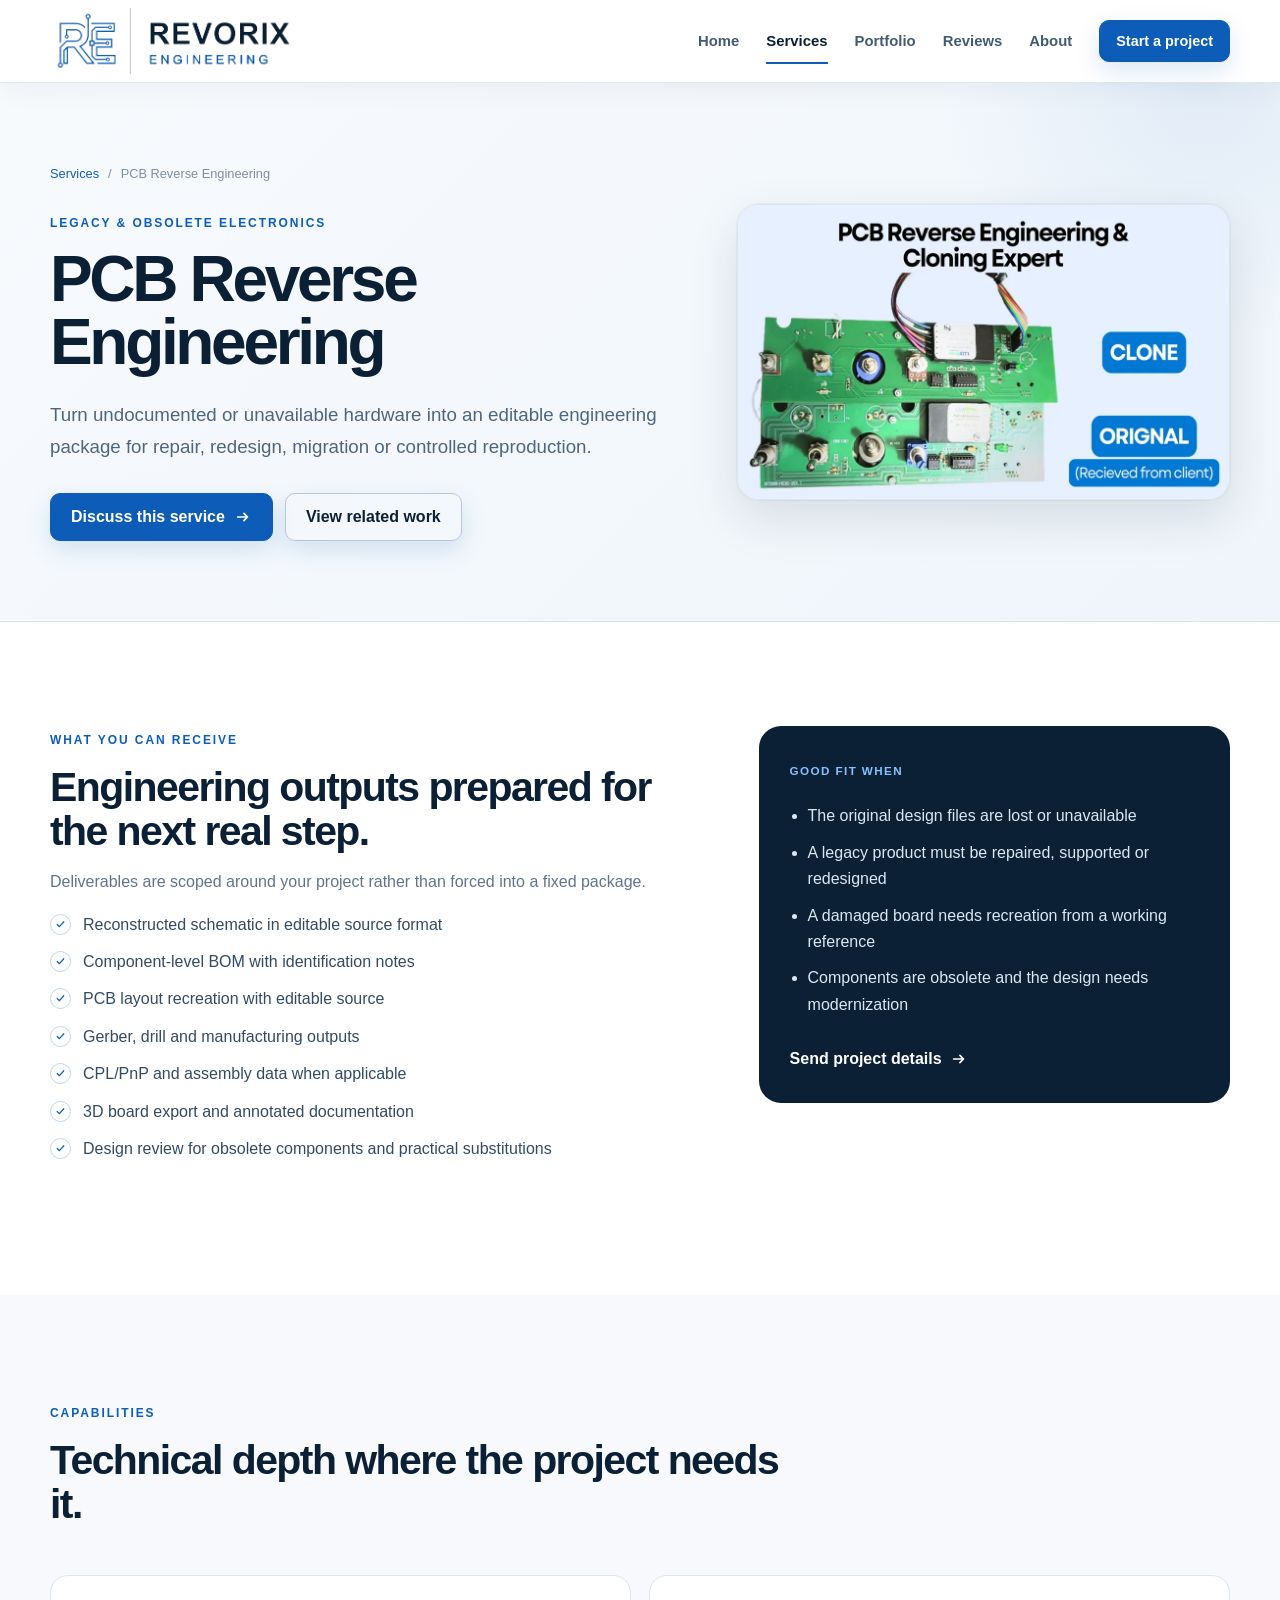
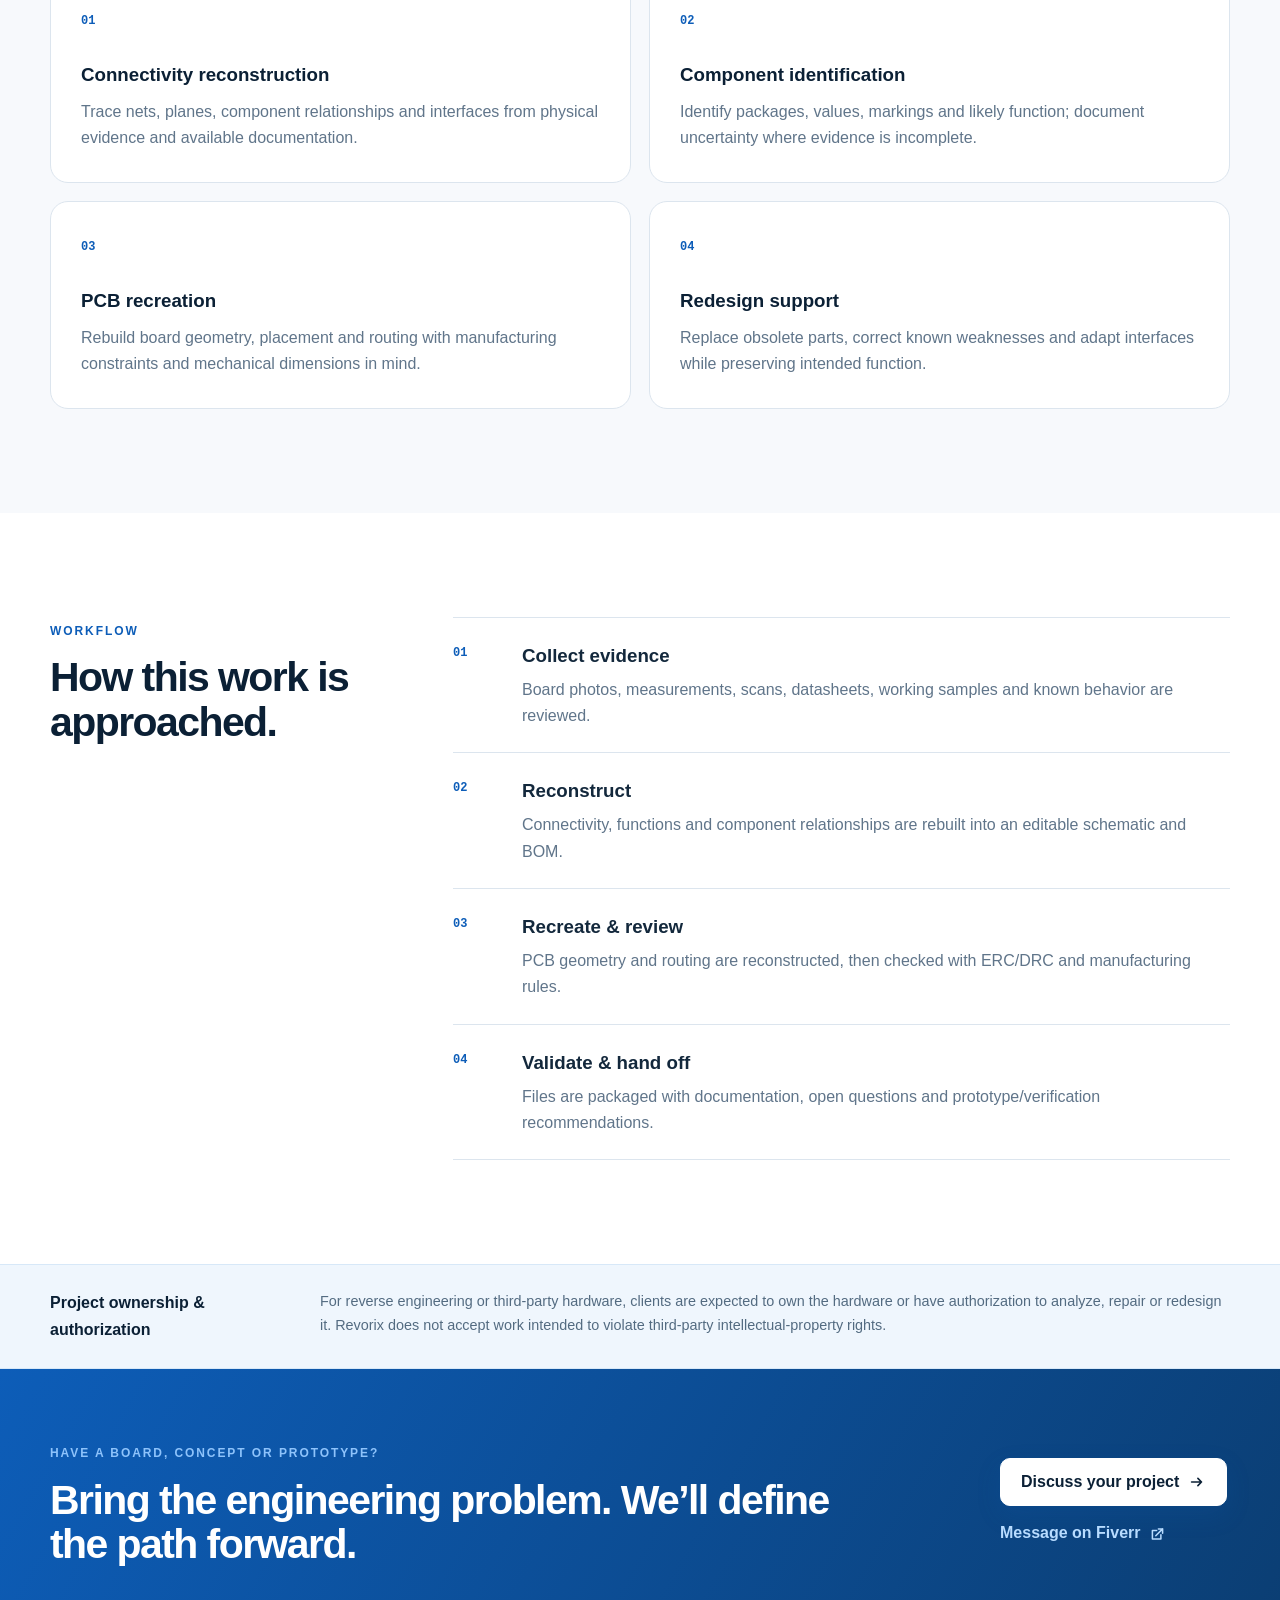
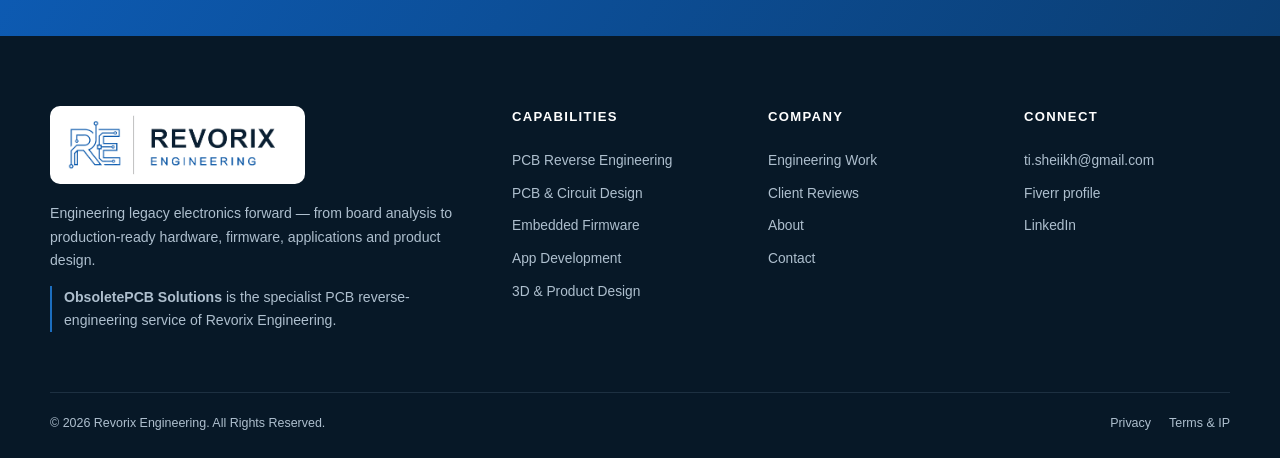
<file: pcb-reverse-engineering.html>
<!doctype html>
<html lang="en">
<head>
<meta charset="utf-8">
<meta name="viewport" content="width=device-width,initial-scale=1">
<title>PCB Reverse Engineering | Revorix Engineering</title>
<meta name="description" content="PCB reverse engineering and recreation services including schematic extraction, BOM identification, Gerber recreation and obsolete electronics redesign.">
<meta name="robots" content="index,follow,max-image-preview:large">
<link rel="canonical" href="https://revorixengineering.com/pcb-reverse-engineering.html">
<meta property="og:type" content="website">
<meta property="og:site_name" content="Revorix Engineering">
<meta property="og:title" content="PCB Reverse Engineering | Revorix Engineering">
<meta property="og:description" content="PCB reverse engineering and recreation services including schematic extraction, BOM identification, Gerber recreation and obsolete electronics redesign.">
<meta property="og:url" content="https://revorixengineering.com/pcb-reverse-engineering.html">
<meta property="og:image" content="https://revorixengineering.com/assets/img/revorix-og-card.jpg">
<meta name="twitter:card" content="summary_large_image">
<meta name="theme-color" content="#ffffff">
<link rel="icon" type="image/png" href="assets/img/favicon.png">
<link rel="apple-touch-icon" href="assets/img/apple-touch-icon.png">
<link rel="manifest" href="site.webmanifest">
<link rel="stylesheet" href="assets/css/styles.css">
<script type="application/ld+json">{"@context": "https://schema.org", "@type": "ProfessionalService", "name": "Revorix Engineering", "url": "https://revorixengineering.com", "logo": "https://revorixengineering.com/assets/img/revorix-engineering-logo.png", "description": "PCB reverse engineering, custom PCB and circuit design, embedded firmware, mobile app development, IoT and 3D product engineering services.", "founder": {"@type": "Person", "name": "Tabish Irfan"}, "sameAs": ["https://www.fiverr.com/proman247", "https://www.linkedin.com/in/tabish-irfan-1319441a3"], "areaServed": "Worldwide"}</script>
</head><body class="">
<a class="skip-link" href="#main">Skip to content</a>
<header class="site-header" id="top">
  <div class="container nav-shell">
    <a class="brand" href="index.html" aria-label="Revorix Engineering home">
      <img src="assets/img/revorix-engineering-logo.png" alt="Revorix Engineering" width="515" height="142">
    </a>
    <button class="nav-toggle" aria-expanded="false" aria-controls="primary-nav" aria-label="Open navigation"><span></span><span></span><span></span></button>
    <nav class="primary-nav" id="primary-nav" aria-label="Primary navigation">
      <a class="nav-link " href="index.html">Home</a><a class="nav-link active" href="services.html">Services</a><a class="nav-link " href="portfolio.html">Portfolio</a><a class="nav-link " href="testimonials.html">Reviews</a><a class="nav-link " href="about.html">About</a>
      <a class="button button-sm" href="contact.html">Start a project</a>
    </nav>
  </div>
</header>
<main id="main">
<section class="page-hero service-hero"><div class="container hero-two"><div><div class="breadcrumbs"><a href="services.html">Services</a><span>/</span><span>PCB Reverse Engineering</span></div><span class="eyebrow">LEGACY & OBSOLETE ELECTRONICS</span><h1>PCB Reverse Engineering</h1><p class="lead">Turn undocumented or unavailable hardware into an editable engineering package for repair, redesign, migration or controlled reproduction.</p><div class="hero-actions"><a class="button" href="contact.html">Discuss this service <svg viewBox="0 0 20 20" aria-hidden="true"><path d="M4 10h11M11 6l4 4-4 4"/></svg></a><a class="button button-ghost" href="portfolio.html">View related work</a></div></div><div class="page-hero-image"><img src="assets/img/pcb-reverse-engineering.webp" alt="PCB reverse engineering and recreation service"></div></div></section>
<section class="section"><div class="container two-column"><div><span class="eyebrow">WHAT YOU CAN RECEIVE</span><h2>Engineering outputs prepared for the next real step.</h2><p>Deliverables are scoped around your project rather than forced into a fixed package.</p><ul class="check-list"><li><svg viewBox="0 0 20 20" aria-hidden="true"><path d="m4 10 4 4 8-9"/></svg><span>Reconstructed schematic in editable source format</span></li><li><svg viewBox="0 0 20 20" aria-hidden="true"><path d="m4 10 4 4 8-9"/></svg><span>Component-level BOM with identification notes</span></li><li><svg viewBox="0 0 20 20" aria-hidden="true"><path d="m4 10 4 4 8-9"/></svg><span>PCB layout recreation with editable source</span></li><li><svg viewBox="0 0 20 20" aria-hidden="true"><path d="m4 10 4 4 8-9"/></svg><span>Gerber, drill and manufacturing outputs</span></li><li><svg viewBox="0 0 20 20" aria-hidden="true"><path d="m4 10 4 4 8-9"/></svg><span>CPL/PnP and assembly data when applicable</span></li><li><svg viewBox="0 0 20 20" aria-hidden="true"><path d="m4 10 4 4 8-9"/></svg><span>3D board export and annotated documentation</span></li><li><svg viewBox="0 0 20 20" aria-hidden="true"><path d="m4 10 4 4 8-9"/></svg><span>Design review for obsolete components and practical substitutions</span></li></ul></div><aside class="scope-card"><span class="scope-label">Good fit when</span><ul><li>The original design files are lost or unavailable</li><li>A legacy product must be repaired, supported or redesigned</li><li>A damaged board needs recreation from a working reference</li><li>Components are obsolete and the design needs modernization</li></ul><a href="contact.html">Send project details <svg viewBox="0 0 20 20" aria-hidden="true"><path d="M4 10h11M11 6l4 4-4 4"/></svg></a></aside></div></section>
<section class="section section-muted"><div class="container"><div class="section-heading"><div><span class="eyebrow">CAPABILITIES</span><h2>Technical depth where the project needs it.</h2></div></div><div class="capability-grid"><div class="capability"><span>01</span><h3>Connectivity reconstruction</h3><p>Trace nets, planes, component relationships and interfaces from physical evidence and available documentation.</p></div><div class="capability"><span>02</span><h3>Component identification</h3><p>Identify packages, values, markings and likely function; document uncertainty where evidence is incomplete.</p></div><div class="capability"><span>03</span><h3>PCB recreation</h3><p>Rebuild board geometry, placement and routing with manufacturing constraints and mechanical dimensions in mind.</p></div><div class="capability"><span>04</span><h3>Redesign support</h3><p>Replace obsolete parts, correct known weaknesses and adapt interfaces while preserving intended function.</p></div></div></div></section>
<section class="section"><div class="container methodology"><div><span class="eyebrow">WORKFLOW</span><h2>How this work is approached.</h2></div><ol><li><span>01</span><div><h3>Collect evidence</h3><p>Board photos, measurements, scans, datasheets, working samples and known behavior are reviewed.</p></div></li><li><span>02</span><div><h3>Reconstruct</h3><p>Connectivity, functions and component relationships are rebuilt into an editable schematic and BOM.</p></div></li><li><span>03</span><div><h3>Recreate & review</h3><p>PCB geometry and routing are reconstructed, then checked with ERC/DRC and manufacturing rules.</p></div></li><li><span>04</span><div><h3>Validate & hand off</h3><p>Files are packaged with documentation, open questions and prototype/verification recommendations.</p></div></li></ol></div></section>
<section class="legal-note"><div class="container"><strong>Project ownership & authorization</strong><p>For reverse engineering or third-party hardware, clients are expected to own the hardware or have authorization to analyze, repair or redesign it. Revorix does not accept work intended to violate third-party intellectual-property rights.</p></div></section>
<section class="cta-band"><div class="container cta-band-inner"><div><span class="eyebrow inverse">Have a board, concept or prototype?</span><h2>Bring the engineering problem. We’ll define the path forward.</h2></div><div class="cta-actions"><a class="button button-light" href="contact.html">Discuss your project <svg viewBox="0 0 20 20" aria-hidden="true"><path d="M4 10h11M11 6l4 4-4 4"/></svg></a><a class="text-link light" href="https://www.fiverr.com/proman247" target="_blank" rel="noopener">Message on Fiverr <svg viewBox="0 0 20 20" aria-hidden="true"><path d="M11 4h5v5M16 4l-8 8M14 11v5H4V6h5"/></svg></a></div></div></section></main>
<footer class="site-footer">
  <div class="container footer-grid">
    <div class="footer-brand">
      <img src="assets/img/revorix-engineering-logo.png" alt="Revorix Engineering" width="515" height="142">
      <p>Engineering legacy electronics forward — from board analysis to production-ready hardware, firmware, applications and product design.</p>
      <p class="legacy-brand"><strong>ObsoletePCB Solutions</strong> is the specialist PCB reverse-engineering service of Revorix Engineering.</p>
    </div>
    <div><h2>Capabilities</h2><a href="pcb-reverse-engineering.html">PCB Reverse Engineering</a><a href="pcb-design.html">PCB & Circuit Design</a><a href="embedded-systems.html">Embedded Firmware</a><a href="app-development.html">App Development</a><a href="product-design.html">3D & Product Design</a></div>
    <div><h2>Company</h2><a href="portfolio.html">Engineering Work</a><a href="testimonials.html">Client Reviews</a><a href="about.html">About</a><a href="contact.html">Contact</a></div>
    <div><h2>Connect</h2><a href="mailto:ti.sheiikh@gmail.com">ti.sheiikh@gmail.com</a><a href="https://www.fiverr.com/proman247" target="_blank" rel="noopener">Fiverr profile</a><a href="https://www.linkedin.com/in/tabish-irfan-1319441a3" target="_blank" rel="noopener">LinkedIn</a></div>
  </div>
  <div class="container footer-bottom">
    <p>© 2026 Revorix Engineering. All Rights Reserved.</p>
    <div><a href="privacy.html">Privacy</a><a href="terms.html">Terms & IP</a></div>
  </div>
</footer>
<div class="lightbox" aria-hidden="true" role="dialog" aria-label="Image preview"><button aria-label="Close image preview">×</button><img alt=""></div>
<script src="assets/js/main.js" defer></script>
</body></html>
</file>
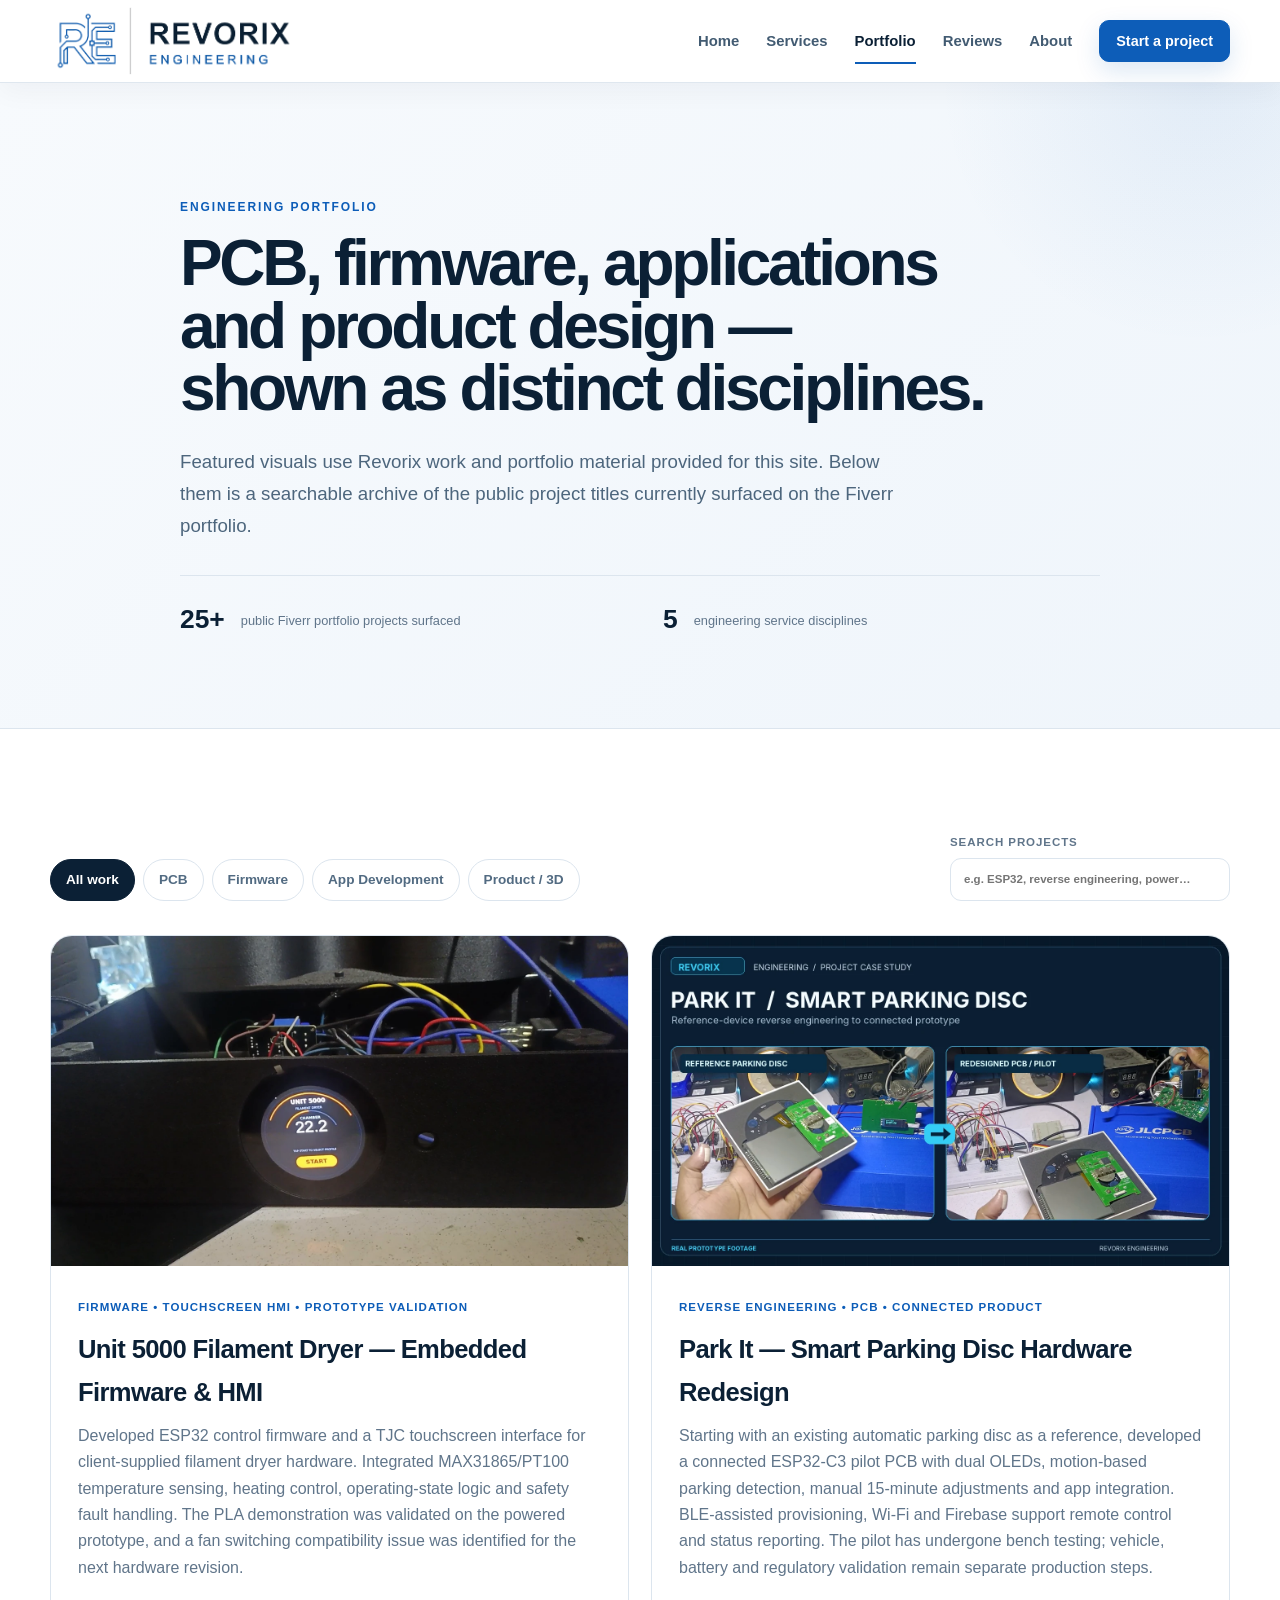
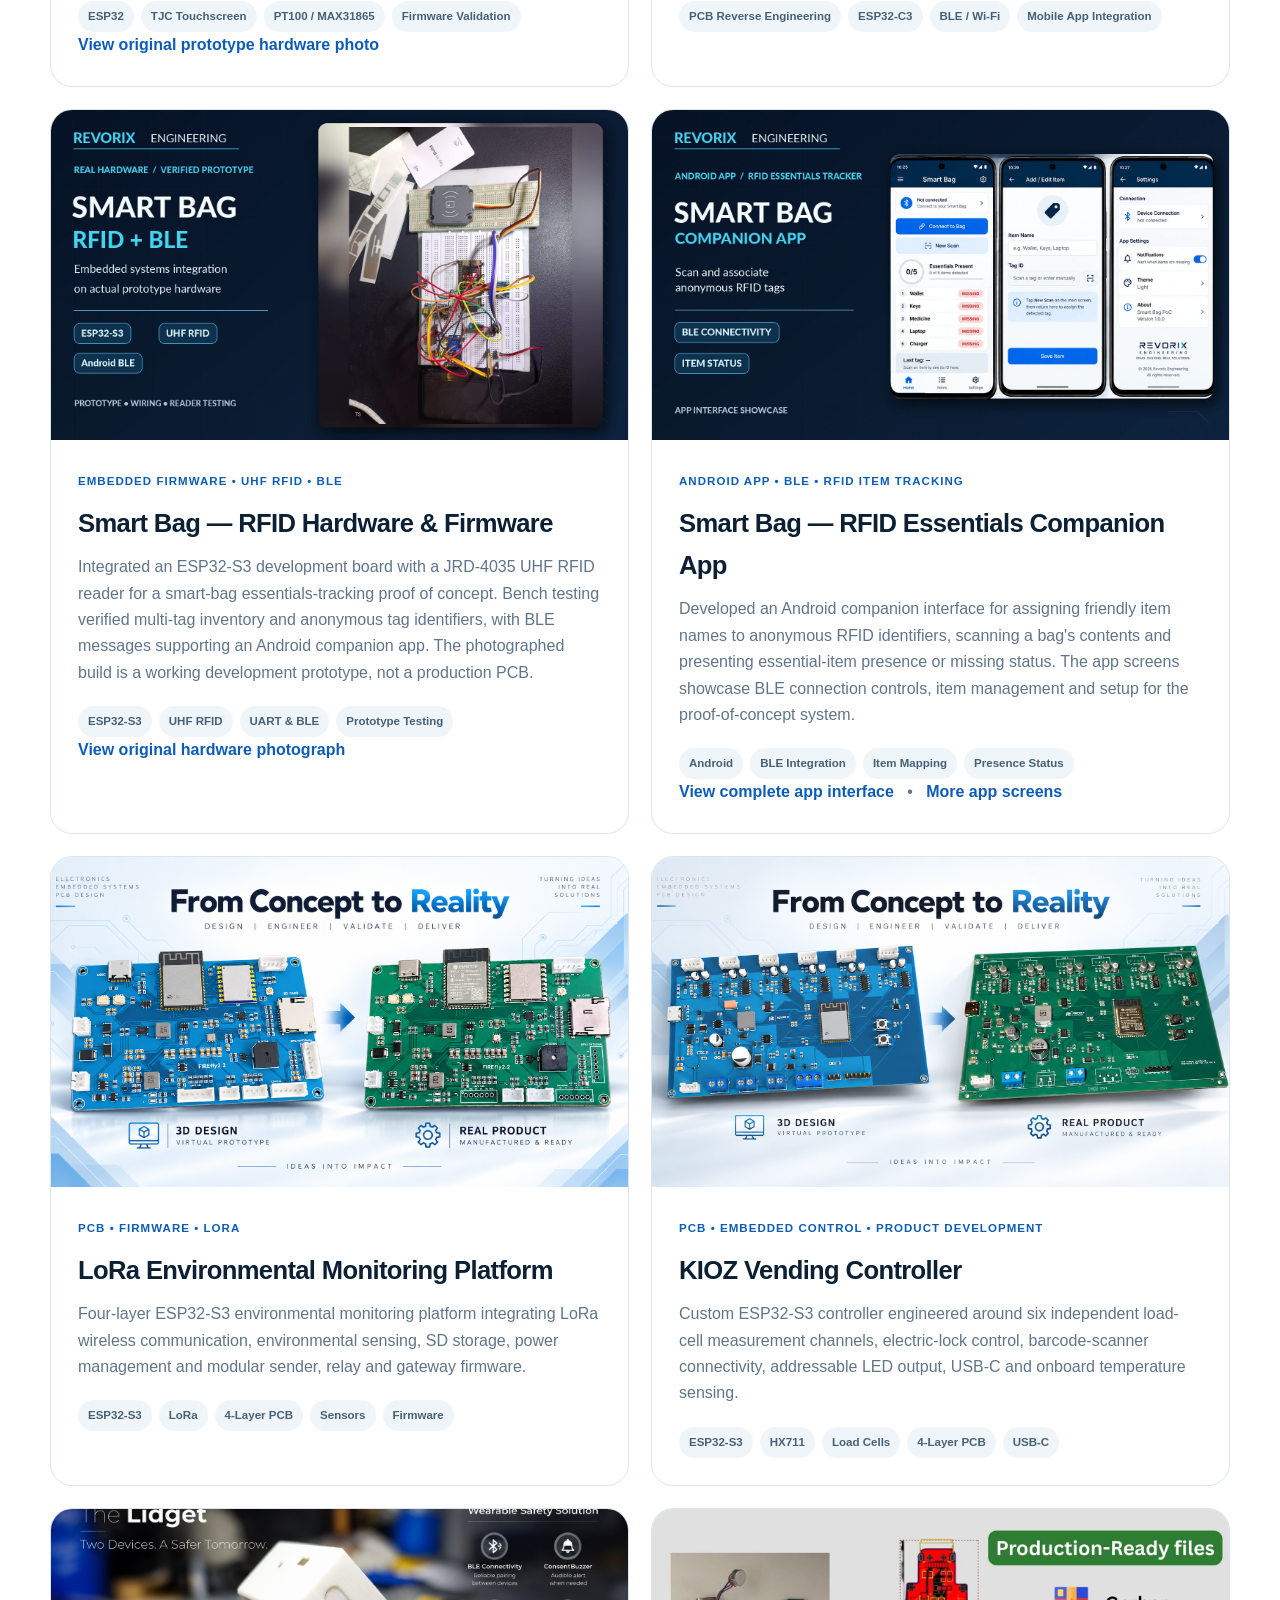
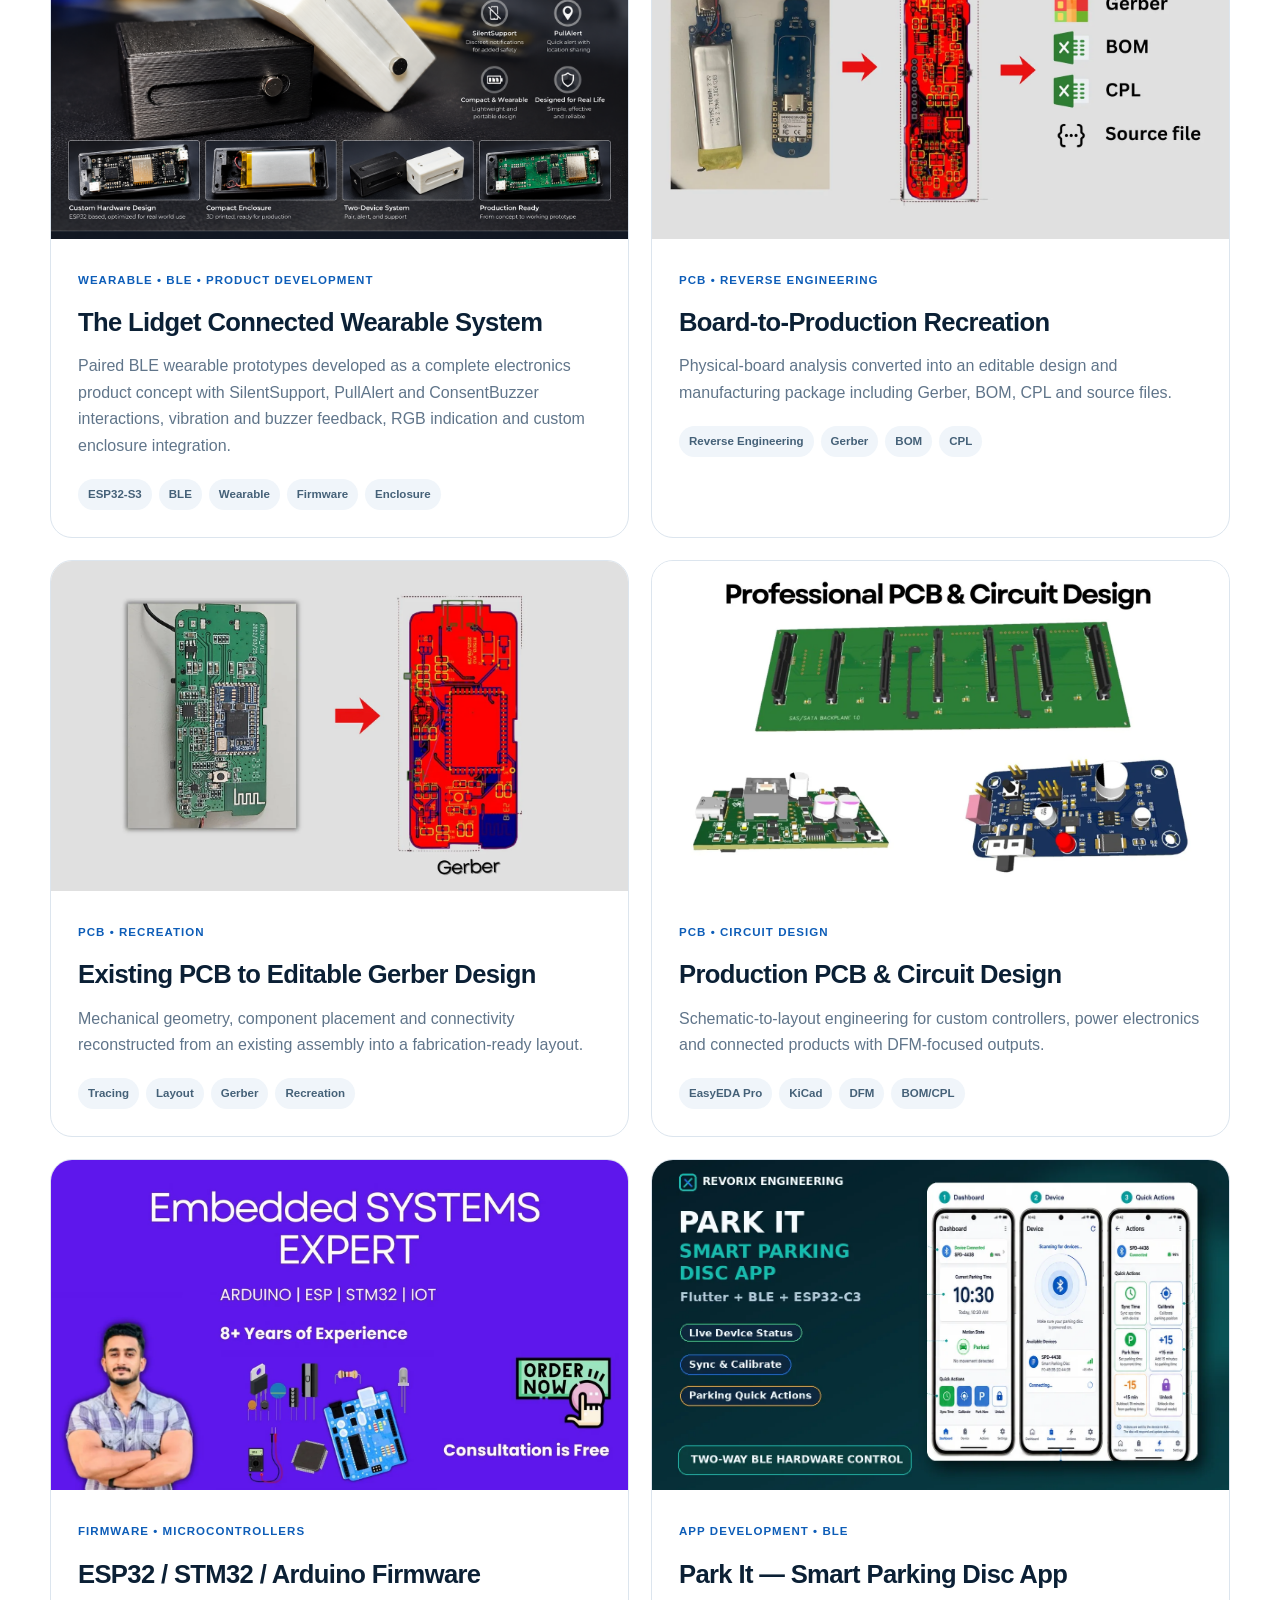
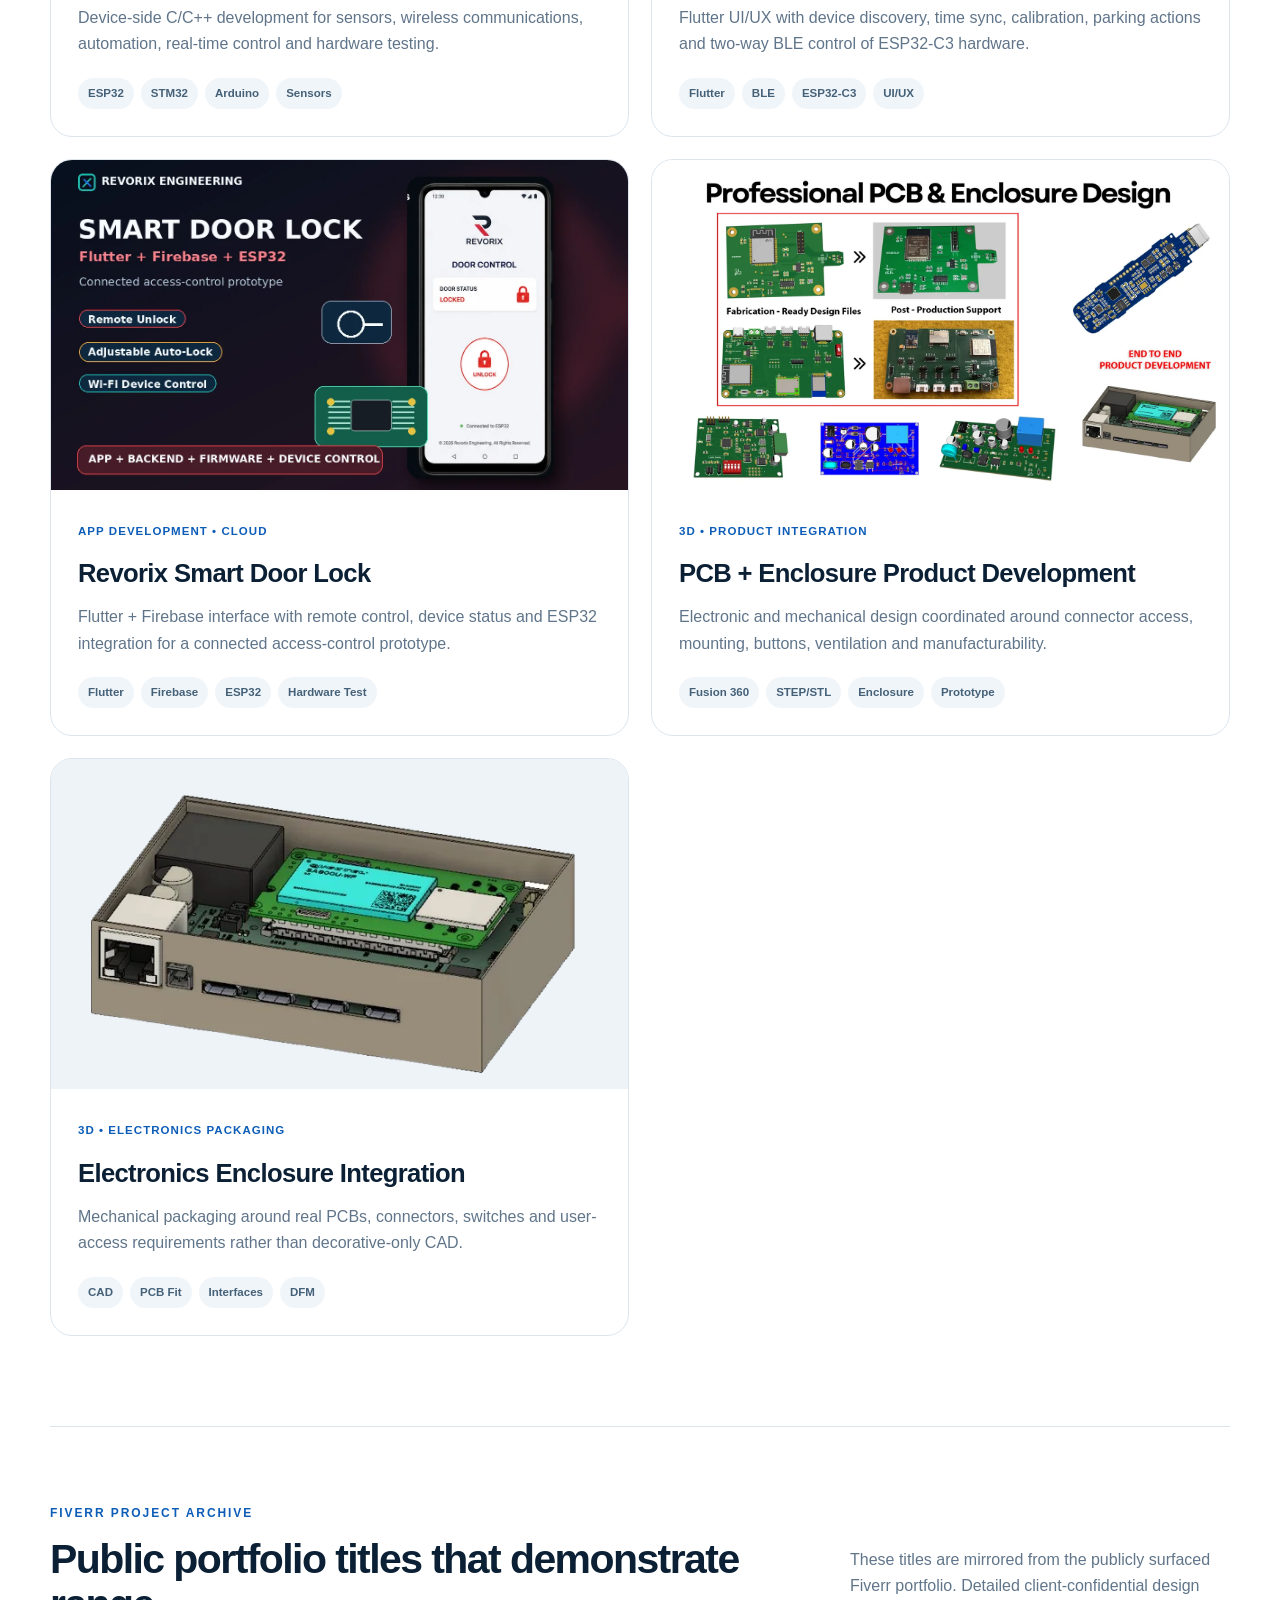
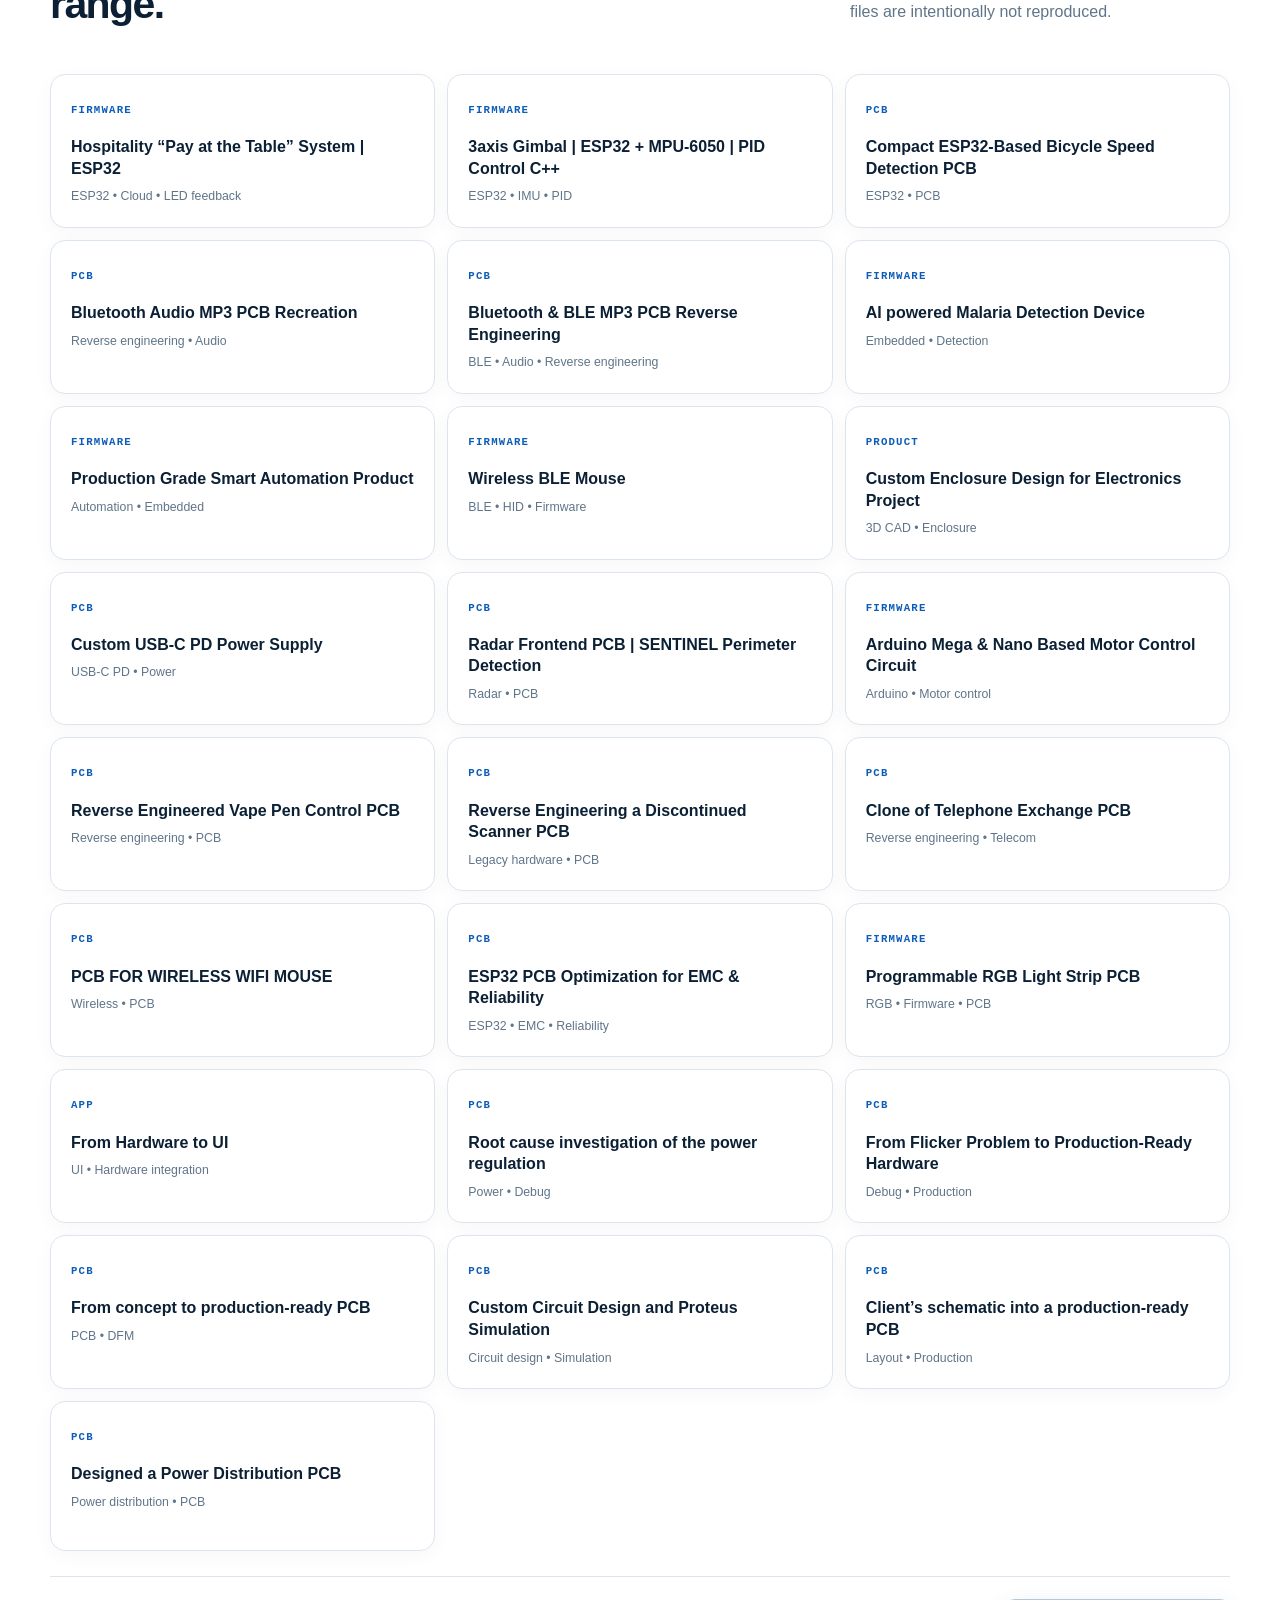
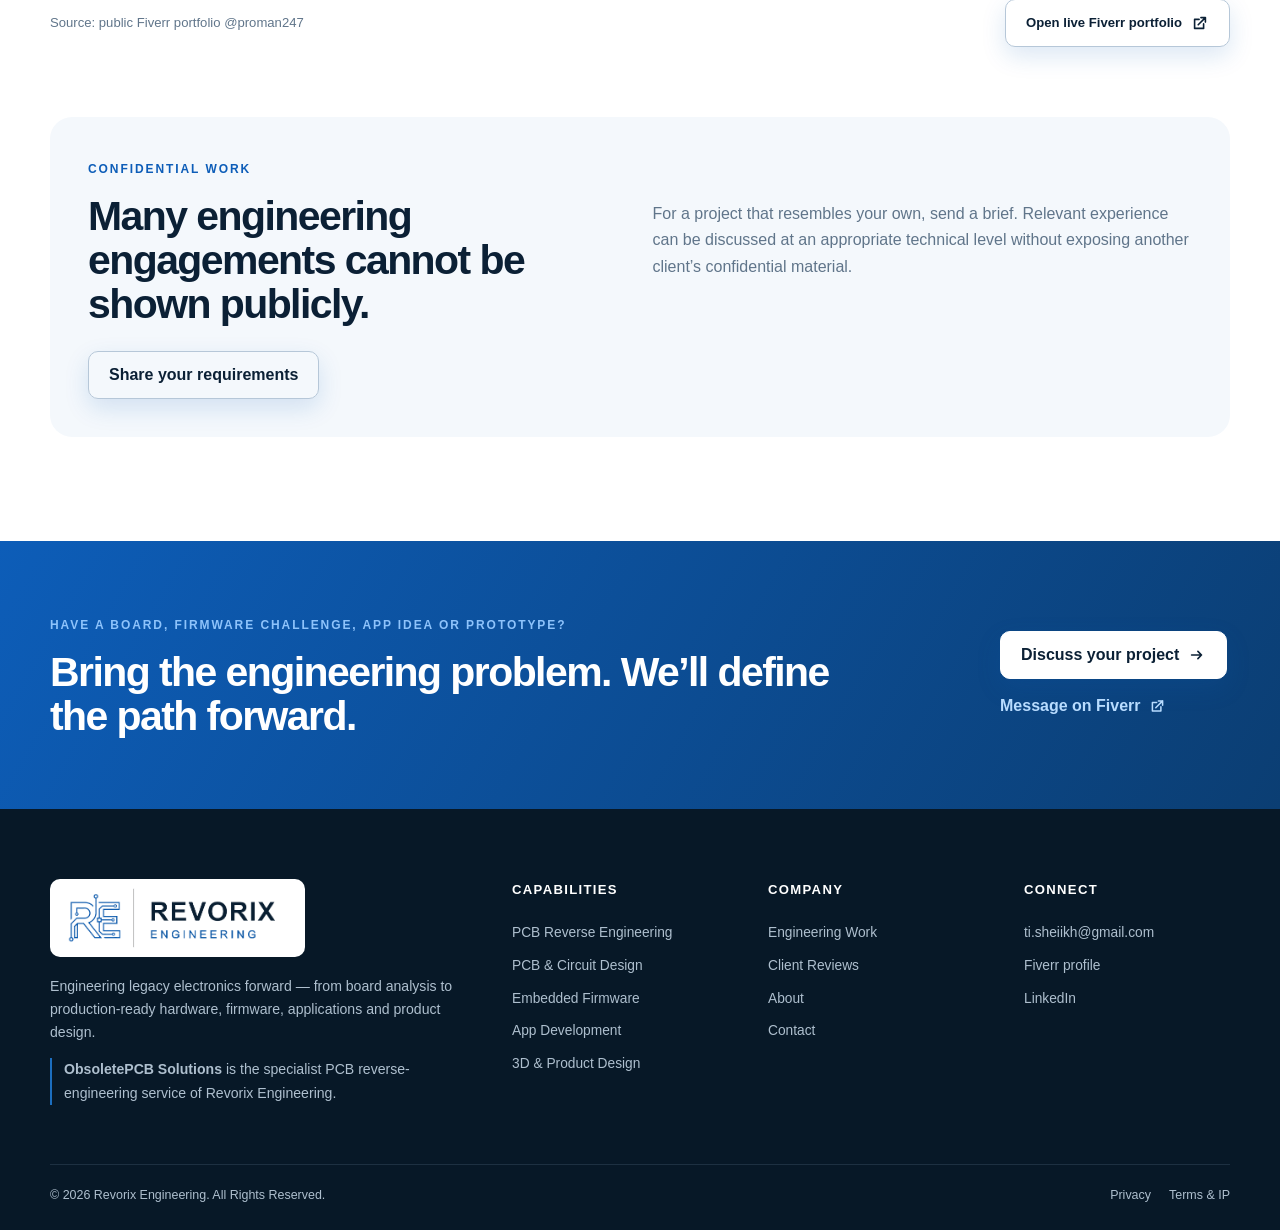
<file: portfolio.html>
<!doctype html>
<html lang="en">
<head>
<meta charset="utf-8">
<meta name="viewport" content="width=device-width,initial-scale=1">
<title>Engineering Portfolio | Revorix Engineering</title>
<meta name="description" content="PCB reverse engineering, custom electronics, embedded firmware, Flutter app development, IoT and 3D product design portfolio by Revorix Engineering.">
<meta name="robots" content="index,follow,max-image-preview:large">
<link rel="canonical" href="https://revorixengineering.com/portfolio.html">
<meta property="og:type" content="website"><meta property="og:site_name" content="Revorix Engineering">
<meta property="og:title" content="Engineering Portfolio | Revorix Engineering"><meta property="og:description" content="PCB reverse engineering, custom electronics, embedded firmware, Flutter app development, IoT and 3D product design portfolio by Revorix Engineering.">
<meta property="og:url" content="https://revorixengineering.com/portfolio.html"><meta property="og:image" content="https://revorixengineering.com/assets/img/revorix-og-card.jpg">
<meta name="twitter:card" content="summary_large_image"><meta name="theme-color" content="#ffffff">
<link rel="icon" type="image/png" href="assets/img/favicon.png"><link rel="apple-touch-icon" href="assets/img/apple-touch-icon.png"><link rel="manifest" href="site.webmanifest"><link rel="stylesheet" href="assets/css/styles.css">
<script type="application/ld+json">{"@context":"https://schema.org","@type":"ProfessionalService","name":"Revorix Engineering","url":"https://revorixengineering.com","logo":"https://revorixengineering.com/assets/img/revorix-engineering-logo.png","description":"PCB reverse engineering, custom PCB and circuit design, embedded firmware, mobile app development, IoT and 3D product engineering services.","founder":{"@type":"Person","name":"Tabish Irfan"},"sameAs":["https://www.fiverr.com/proman247","https://www.linkedin.com/in/tabish-irfan-1319441a3"],"areaServed":"Worldwide"}</script>
</head>
<body class="">
<a class="skip-link" href="#main">Skip to content</a>
<header class="site-header" id="top"><div class="container nav-shell">
<a class="brand" href="index.html" aria-label="Revorix Engineering home"><img src="assets/img/revorix-engineering-logo.png" alt="Revorix Engineering" width="515" height="142"></a>
<button class="nav-toggle" aria-expanded="false" aria-controls="primary-nav" aria-label="Open navigation"><span></span><span></span><span></span></button>
<nav class="primary-nav" id="primary-nav" aria-label="Primary navigation"><a class="nav-link " href="index.html">Home</a><a class="nav-link " href="services.html">Services</a><a class="nav-link active" href="portfolio.html">Portfolio</a><a class="nav-link " href="testimonials.html">Reviews</a><a class="nav-link " href="about.html">About</a><a class="button button-sm" href="contact.html">Start a project</a></nav>
</div></header>
<main id="main">
<section class="page-hero"><div class="container narrow"><span class="eyebrow">ENGINEERING PORTFOLIO</span><h1>PCB, firmware, applications and product design — shown as distinct disciplines.</h1><p class="lead">Featured visuals use Revorix work and portfolio material provided for this site. Below them is a searchable archive of the public project titles currently surfaced on the Fiverr portfolio.</p><div class="portfolio-count"><strong>25+</strong><span>public Fiverr portfolio projects surfaced</span><strong>5</strong><span>engineering service disciplines</span></div></div></section>
<section class="section portfolio-page"><div class="container"><div class="portfolio-toolbar"><div class="filter-bar" role="group" aria-label="Portfolio filters"><button class="active" data-filter="all">All work</button><button data-filter="pcb">PCB</button><button data-filter="firmware">Firmware</button><button data-filter="app">App Development</button><button data-filter="product">Product / 3D</button></div><label class="portfolio-search"><span>Search projects</span><input id="portfolio-search" type="search" placeholder="e.g. ESP32, reverse engineering, power…" autocomplete="off"></label></div>
<div class="case-grid">
<article class="case-card" data-category="firmware" id="unit-5000-filament-dryer"><button class="image-button" data-lightbox="assets/img/unit-5000-showcase.webp" aria-label="Open Unit 5000 filament dryer firmware and hardware showcase"><img src="assets/img/unit-5000-showcase.webp" alt="Unit 5000 prototype filament dryer with working circular touchscreen interface and prototype electronics" loading="lazy"></button><div><span class="case-kicker">Firmware &bull; Touchscreen HMI &bull; Prototype Validation</span><h2>Unit 5000 Filament Dryer &mdash; Embedded Firmware &amp; HMI</h2><p>Developed ESP32 control firmware and a TJC touchscreen interface for client-supplied filament dryer hardware. Integrated MAX31865/PT100 temperature sensing, heating control, operating-state logic and safety fault handling. The PLA demonstration was validated on the powered prototype, and a fan switching compatibility issue was identified for the next hardware revision.</p><ul class="tag-list"><li>ESP32</li><li>TJC Touchscreen</li><li>PT100 / MAX31865</li><li>Firmware Validation</li></ul><p><a class="text-link" href="assets/img/unit-5000-original-hardware.webp" target="_blank" rel="noopener">View original prototype hardware photo</a></p></div></article>
<article class="case-card" data-category="pcb" id="park-it-hardware"><button class="image-button" data-lightbox="assets/img/park-it-hardware-showcase.webp" aria-label="Open Park It reverse engineering and smart parking disc hardware comparison"><img src="assets/img/park-it-hardware-showcase.webp" alt="Comparison of original automatic parking disc hardware and the custom Park It connected ESP32-C3 prototype PCB" loading="lazy"></button><div><span class="case-kicker">Reverse Engineering &bull; PCB &bull; Connected Product</span><h2>Park It &mdash; Smart Parking Disc Hardware Redesign</h2><p>Starting with an existing automatic parking disc as a reference, developed a connected ESP32-C3 pilot PCB with dual OLEDs, motion-based parking detection, manual 15-minute adjustments and app integration. BLE-assisted provisioning, Wi-Fi and Firebase support remote control and status reporting. The pilot has undergone bench testing; vehicle, battery and regulatory validation remain separate production steps.</p><ul class="tag-list"><li>PCB Reverse Engineering</li><li>ESP32-C3</li><li>BLE / Wi-Fi</li><li>Mobile App Integration</li></ul></div></article>
<article class="case-card" data-category="firmware" id="smart-bag-rfid-hardware"><button class="image-button" data-lightbox="assets/img/smart-bag-hardware-showcase.webp" aria-label="Open genuine Smart Bag RFID prototype hardware showcase"><img src="assets/img/smart-bag-hardware-showcase.webp" alt="Real bench-assembled Smart Bag ESP32-S3 UHF RFID and BLE prototype with reader, test tags and connections" loading="lazy"></button><div><span class="case-kicker">Embedded Firmware &bull; UHF RFID &bull; BLE</span><h2>Smart Bag &mdash; RFID Hardware &amp; Firmware</h2><p>Integrated an ESP32-S3 development board with a JRD-4035 UHF RFID reader for a smart-bag essentials-tracking proof of concept. Bench testing verified multi-tag inventory and anonymous tag identifiers, with BLE messages supporting an Android companion app. The photographed build is a working development prototype, not a production PCB.</p><ul class="tag-list"><li>ESP32-S3</li><li>UHF RFID</li><li>UART &amp; BLE</li><li>Prototype Testing</li></ul><p><a class="text-link" href="assets/img/smart-bag-original-hardware.jpg" target="_blank" rel="noopener">View original hardware photograph</a></p></div></article>
<article class="case-card" data-category="app" id="smart-bag-rfid-app"><button class="image-button" data-lightbox="assets/img/smart-bag-app-showcase.webp" aria-label="Open Smart Bag Android app screens"><img src="assets/img/smart-bag-app-showcase.webp" alt="Smart Bag Android companion application showing device connection, item presence and RFID tag mapping screens" loading="lazy"></button><div><span class="case-kicker">Android App &bull; BLE &bull; RFID Item Tracking</span><h2>Smart Bag &mdash; RFID Essentials Companion App</h2><p>Developed an Android companion interface for assigning friendly item names to anonymous RFID identifiers, scanning a bag's contents and presenting essential-item presence or missing status. The app screens showcase BLE connection controls, item management and setup for the proof-of-concept system.</p><ul class="tag-list"><li>Android</li><li>BLE Integration</li><li>Item Mapping</li><li>Presence Status</li></ul><p><a class="text-link" href="assets/img/smart-bag-original-app-showcase.png" target="_blank" rel="noopener">View complete app interface</a> &nbsp; &bull; &nbsp; <a class="text-link" href="assets/img/smart-bag-app-interface-collage.png" target="_blank" rel="noopener">More app screens</a></p></div></article>
<article class="case-card" data-category="pcb" id="lora-environmental-monitor"><button class="image-button" data-lightbox="assets/img/lora-environmental-monitor-showcase.png" aria-label="Open LoRa environmental monitoring platform showcase"><img src="assets/img/lora-environmental-monitor-showcase.png" alt="ESP32-S3 LoRa environmental monitoring platform from PCB design to working hardware" loading="lazy"></button><div><span class="case-kicker">PCB &bull; Firmware &bull; LoRa</span><h2>LoRa Environmental Monitoring Platform</h2><p>Four-layer ESP32-S3 environmental monitoring platform integrating LoRa wireless communication, environmental sensing, SD storage, power management and modular sender, relay and gateway firmware.</p><ul class="tag-list"><li>ESP32-S3</li><li>LoRa</li><li>4-Layer PCB</li><li>Sensors</li><li>Firmware</li></ul></div></article>
<article class="case-card" data-category="pcb" id="kioz-vending-controller"><button class="image-button" data-lightbox="assets/img/kioz-vending-controller-showcase.png" aria-label="Open KIOZ vending controller showcase"><img src="assets/img/kioz-vending-controller-showcase.png" alt="KIOZ ESP32-S3 vending controller PCB and assembled production hardware" loading="lazy"></button><div><span class="case-kicker">PCB &bull; Embedded Control &bull; Product Development</span><h2>KIOZ Vending Controller</h2><p>Custom ESP32-S3 controller engineered around six independent load-cell measurement channels, electric-lock control, barcode-scanner connectivity, addressable LED output, USB-C and onboard temperature sensing.</p><ul class="tag-list"><li>ESP32-S3</li><li>HX711</li><li>Load Cells</li><li>4-Layer PCB</li><li>USB-C</li></ul></div></article>
<article class="case-card" data-category="product" id="the-lidget"><button class="image-button" data-lightbox="assets/img/the-lidget-showcase.png" aria-label="Open The Lidget connected wearable showcase"><img src="assets/img/the-lidget-showcase.png" alt="The Lidget connected wearable electronics prototype and enclosure development" loading="lazy"></button><div><span class="case-kicker">Wearable &bull; BLE &bull; Product Development</span><h2>The Lidget Connected Wearable System</h2><p>Paired BLE wearable prototypes developed as a complete electronics product concept with SilentSupport, PullAlert and ConsentBuzzer interactions, vibration and buzzer feedback, RGB indication and custom enclosure integration.</p><ul class="tag-list"><li>ESP32-S3</li><li>BLE</li><li>Wearable</li><li>Firmware</li><li>Enclosure</li></ul></div></article>
<article class="case-card featured" data-category="pcb" id="reverse-engineering"><button class="image-button" data-lightbox="assets/img/reverse-production-files.webp" aria-label="Open reverse engineering production files image"><img src="assets/img/reverse-production-files.webp" alt="Physical PCB recreated into production-ready Gerber BOM CPL and source files" loading="lazy"></button><div><span class="case-kicker">PCB • Reverse Engineering</span><h2>Board-to-Production Recreation</h2><p>Physical-board analysis converted into an editable design and manufacturing package including Gerber, BOM, CPL and source files.</p><ul class="tag-list"><li>Reverse Engineering</li><li>Gerber</li><li>BOM</li><li>CPL</li></ul></div></article>
<article class="case-card" data-category="pcb"><button class="image-button" data-lightbox="assets/img/reverse-gerber-board.webp" aria-label="Open board to Gerber image"><img src="assets/img/reverse-gerber-board.webp" alt="Existing populated PCB converted to recreated Gerber layout" loading="lazy"></button><div><span class="case-kicker">PCB • Recreation</span><h2>Existing PCB to Editable Gerber Design</h2><p>Mechanical geometry, component placement and connectivity reconstructed from an existing assembly into a fabrication-ready layout.</p><ul class="tag-list"><li>Tracing</li><li>Layout</li><li>Gerber</li><li>Recreation</li></ul></div></article>
<article class="case-card" data-category="pcb"><button class="image-button" data-lightbox="assets/img/pcb-design-showcase.webp" aria-label="Open PCB design image"><img src="assets/img/pcb-design-showcase.webp" alt="Professional PCB and circuit design examples" loading="lazy"></button><div><span class="case-kicker">PCB • Circuit Design</span><h2>Production PCB & Circuit Design</h2><p>Schematic-to-layout engineering for custom controllers, power electronics and connected products with DFM-focused outputs.</p><ul class="tag-list"><li>EasyEDA Pro</li><li>KiCad</li><li>DFM</li><li>BOM/CPL</li></ul></div></article>
<article class="case-card" data-category="firmware"><button class="image-button" data-lightbox="assets/img/embedded-expert-cover.webp" aria-label="Open embedded firmware image"><img src="assets/img/embedded-expert-cover.webp" alt="Embedded systems expertise for Arduino ESP32 STM32 and IoT" loading="lazy"></button><div><span class="case-kicker">Firmware • Microcontrollers</span><h2>ESP32 / STM32 / Arduino Firmware</h2><p>Device-side C/C++ development for sensors, wireless communications, automation, real-time control and hardware testing.</p><ul class="tag-list"><li>ESP32</li><li>STM32</li><li>Arduino</li><li>Sensors</li></ul></div></article>
<article class="case-card" data-category="app" id="smart-parking"><button class="image-button" data-lightbox="assets/img/app-smart-parking.webp" aria-label="Open Park It app image"><img src="assets/img/app-smart-parking.webp" alt="Park It smart parking Flutter BLE app" loading="lazy"></button><div><span class="case-kicker">App Development • BLE</span><h2>Park It — Smart Parking Disc App</h2><p>Flutter UI/UX with device discovery, time sync, calibration, parking actions and two-way BLE control of ESP32-C3 hardware.</p><ul class="tag-list"><li>Flutter</li><li>BLE</li><li>ESP32-C3</li><li>UI/UX</li></ul></div></article>
<article class="case-card" data-category="app" id="door-control"><button class="image-button" data-lightbox="assets/img/app-smart-door-lock.webp" aria-label="Open smart door lock app image"><img src="assets/img/app-smart-door-lock.webp" alt="Revorix smart door lock Flutter Firebase ESP32 app" loading="lazy"></button><div><span class="case-kicker">App Development • Cloud</span><h2>Revorix Smart Door Lock</h2><p>Flutter + Firebase interface with remote control, device status and ESP32 integration for a connected access-control prototype.</p><ul class="tag-list"><li>Flutter</li><li>Firebase</li><li>ESP32</li><li>Hardware Test</li></ul></div></article>
<article class="case-card" data-category="product" id="mechanical"><button class="image-button" data-lightbox="assets/img/pcb-enclosure-showcase.webp" aria-label="Open PCB enclosure design image"><img src="assets/img/pcb-enclosure-showcase.webp" alt="Professional PCB and enclosure design portfolio" loading="lazy"></button><div><span class="case-kicker">3D • Product Integration</span><h2>PCB + Enclosure Product Development</h2><p>Electronic and mechanical design coordinated around connector access, mounting, buttons, ventilation and manufacturability.</p><ul class="tag-list"><li>Fusion 360</li><li>STEP/STL</li><li>Enclosure</li><li>Prototype</li></ul></div></article>
<article class="case-card" data-category="product"><button class="image-button" data-lightbox="assets/img/enclosure-product-render.webp" aria-label="Open enclosure product render"><img src="assets/img/enclosure-product-render.webp" alt="Electronic product enclosure with PCB assembly" loading="lazy"></button><div><span class="case-kicker">3D • Electronics Packaging</span><h2>Electronics Enclosure Integration</h2><p>Mechanical packaging around real PCBs, connectors, switches and user-access requirements rather than decorative-only CAD.</p><ul class="tag-list"><li>CAD</li><li>PCB Fit</li><li>Interfaces</li><li>DFM</li></ul></div></article>
</div>
<section class="portfolio-archive" id="fiverr-archive"><div class="section-heading"><div><span class="eyebrow">FIVERR PROJECT ARCHIVE</span><h2>Public portfolio titles that demonstrate range.</h2></div><p>These titles are mirrored from the publicly surfaced Fiverr portfolio. Detailed client-confidential design files are intentionally not reproduced.</p></div><div class="archive-grid"><article class="archive-item" data-category="firmware"><span class="archive-type">FIRMWARE</span><h3>Hospitality “Pay at the Table” System | ESP32</h3><p>ESP32 • Cloud • LED feedback</p></article><article class="archive-item" data-category="firmware"><span class="archive-type">FIRMWARE</span><h3>3axis Gimbal | ESP32 + MPU-6050 | PID Control C++</h3><p>ESP32 • IMU • PID</p></article><article class="archive-item" data-category="pcb"><span class="archive-type">PCB</span><h3>Compact ESP32-Based Bicycle Speed Detection PCB</h3><p>ESP32 • PCB</p></article><article class="archive-item" data-category="pcb"><span class="archive-type">PCB</span><h3>Bluetooth Audio MP3 PCB Recreation</h3><p>Reverse engineering • Audio</p></article><article class="archive-item" data-category="pcb"><span class="archive-type">PCB</span><h3>Bluetooth & BLE MP3 PCB Reverse Engineering</h3><p>BLE • Audio • Reverse engineering</p></article><article class="archive-item" data-category="firmware"><span class="archive-type">FIRMWARE</span><h3>AI powered Malaria Detection Device</h3><p>Embedded • Detection</p></article><article class="archive-item" data-category="firmware"><span class="archive-type">FIRMWARE</span><h3>Production Grade Smart Automation Product</h3><p>Automation • Embedded</p></article><article class="archive-item" data-category="firmware"><span class="archive-type">FIRMWARE</span><h3>Wireless BLE Mouse</h3><p>BLE • HID • Firmware</p></article><article class="archive-item" data-category="product"><span class="archive-type">PRODUCT</span><h3>Custom Enclosure Design for Electronics Project</h3><p>3D CAD • Enclosure</p></article><article class="archive-item" data-category="pcb"><span class="archive-type">PCB</span><h3>Custom USB-C PD Power Supply</h3><p>USB-C PD • Power</p></article><article class="archive-item" data-category="pcb"><span class="archive-type">PCB</span><h3>Radar Frontend PCB | SENTINEL Perimeter Detection</h3><p>Radar • PCB</p></article><article class="archive-item" data-category="firmware"><span class="archive-type">FIRMWARE</span><h3>Arduino Mega & Nano Based Motor Control Circuit</h3><p>Arduino • Motor control</p></article><article class="archive-item" data-category="pcb"><span class="archive-type">PCB</span><h3>Reverse Engineered Vape Pen Control PCB</h3><p>Reverse engineering • PCB</p></article><article class="archive-item" data-category="pcb"><span class="archive-type">PCB</span><h3>Reverse Engineering a Discontinued Scanner PCB</h3><p>Legacy hardware • PCB</p></article><article class="archive-item" data-category="pcb"><span class="archive-type">PCB</span><h3>Clone of Telephone Exchange PCB</h3><p>Reverse engineering • Telecom</p></article><article class="archive-item" data-category="pcb"><span class="archive-type">PCB</span><h3>PCB FOR WIRELESS WIFI MOUSE</h3><p>Wireless • PCB</p></article><article class="archive-item" data-category="pcb"><span class="archive-type">PCB</span><h3>ESP32 PCB Optimization for EMC & Reliability</h3><p>ESP32 • EMC • Reliability</p></article><article class="archive-item" data-category="firmware"><span class="archive-type">FIRMWARE</span><h3>Programmable RGB Light Strip PCB</h3><p>RGB • Firmware • PCB</p></article><article class="archive-item" data-category="app"><span class="archive-type">APP</span><h3>From Hardware to UI</h3><p>UI • Hardware integration</p></article><article class="archive-item" data-category="pcb"><span class="archive-type">PCB</span><h3>Root cause investigation of the power regulation</h3><p>Power • Debug</p></article><article class="archive-item" data-category="pcb"><span class="archive-type">PCB</span><h3>From Flicker Problem to Production-Ready Hardware</h3><p>Debug • Production</p></article><article class="archive-item" data-category="pcb"><span class="archive-type">PCB</span><h3>From concept to production-ready PCB</h3><p>PCB • DFM</p></article><article class="archive-item" data-category="pcb"><span class="archive-type">PCB</span><h3>Custom Circuit Design and Proteus Simulation</h3><p>Circuit design • Simulation</p></article><article class="archive-item" data-category="pcb"><span class="archive-type">PCB</span><h3>Client’s schematic into a production-ready PCB</h3><p>Layout • Production</p></article><article class="archive-item" data-category="pcb"><span class="archive-type">PCB</span><h3>Designed a Power Distribution PCB</h3><p>Power distribution • PCB</p></article></div><div class="archive-source"><span>Source: public Fiverr portfolio @proman247</span><a class="button button-ghost" href="https://www.fiverr.com/proman247" target="_blank" rel="noopener">Open live Fiverr portfolio <svg viewBox="0 0 20 20" aria-hidden="true"><path d="M11 4h5v5M16 4l-8 8M14 11v5H4V6h5"/></svg></a></div></section>
<div class="portfolio-note"><div><span class="eyebrow">CONFIDENTIAL WORK</span><h2>Many engineering engagements cannot be shown publicly.</h2></div><p>For a project that resembles your own, send a brief. Relevant experience can be discussed at an appropriate technical level without exposing another client’s confidential material.</p><a class="button button-ghost" href="contact.html">Share your requirements</a></div>
</div></section><section class="cta-band"><div class="container cta-band-inner"><div><span class="eyebrow inverse">Have a board, firmware challenge, app idea or prototype?</span><h2>Bring the engineering problem. We’ll define the path forward.</h2></div><div class="cta-actions"><a class="button button-light" href="contact.html">Discuss your project <svg viewBox="0 0 20 20" aria-hidden="true"><path d="M4 10h11M11 6l4 4-4 4"/></svg></a><a class="text-link light" href="https://www.fiverr.com/proman247" target="_blank" rel="noopener">Message on Fiverr <svg viewBox="0 0 20 20" aria-hidden="true"><path d="M11 4h5v5M16 4l-8 8M14 11v5H4V6h5"/></svg></a></div></div></section></main>
<footer class="site-footer"><div class="container footer-grid">
<div class="footer-brand"><img src="assets/img/revorix-engineering-logo.png" alt="Revorix Engineering" width="515" height="142"><p>Engineering legacy electronics forward — from board analysis to production-ready hardware, firmware, applications and product design.</p><p class="legacy-brand"><strong>ObsoletePCB Solutions</strong> is the specialist PCB reverse-engineering service of Revorix Engineering.</p></div>
<div><h2>Capabilities</h2><a href="pcb-reverse-engineering.html">PCB Reverse Engineering</a><a href="pcb-design.html">PCB & Circuit Design</a><a href="embedded-systems.html">Embedded Firmware</a><a href="app-development.html">App Development</a><a href="product-design.html">3D & Product Design</a></div>
<div><h2>Company</h2><a href="portfolio.html">Engineering Work</a><a href="testimonials.html">Client Reviews</a><a href="about.html">About</a><a href="contact.html">Contact</a></div>
<div><h2>Connect</h2><a href="mailto:ti.sheiikh@gmail.com">ti.sheiikh@gmail.com</a><a href="https://www.fiverr.com/proman247" target="_blank" rel="noopener">Fiverr profile</a><a href="https://www.linkedin.com/in/tabish-irfan-1319441a3" target="_blank" rel="noopener">LinkedIn</a></div>
</div><div class="container footer-bottom"><p>© 2026 Revorix Engineering. All Rights Reserved.</p><div><a href="privacy.html">Privacy</a><a href="terms.html">Terms & IP</a></div></div></footer>
<div class="lightbox" aria-hidden="true" role="dialog" aria-label="Image preview"><button aria-label="Close image preview">×</button><img alt=""></div><script src="assets/js/main.js" defer></script>
</body></html>
</file>
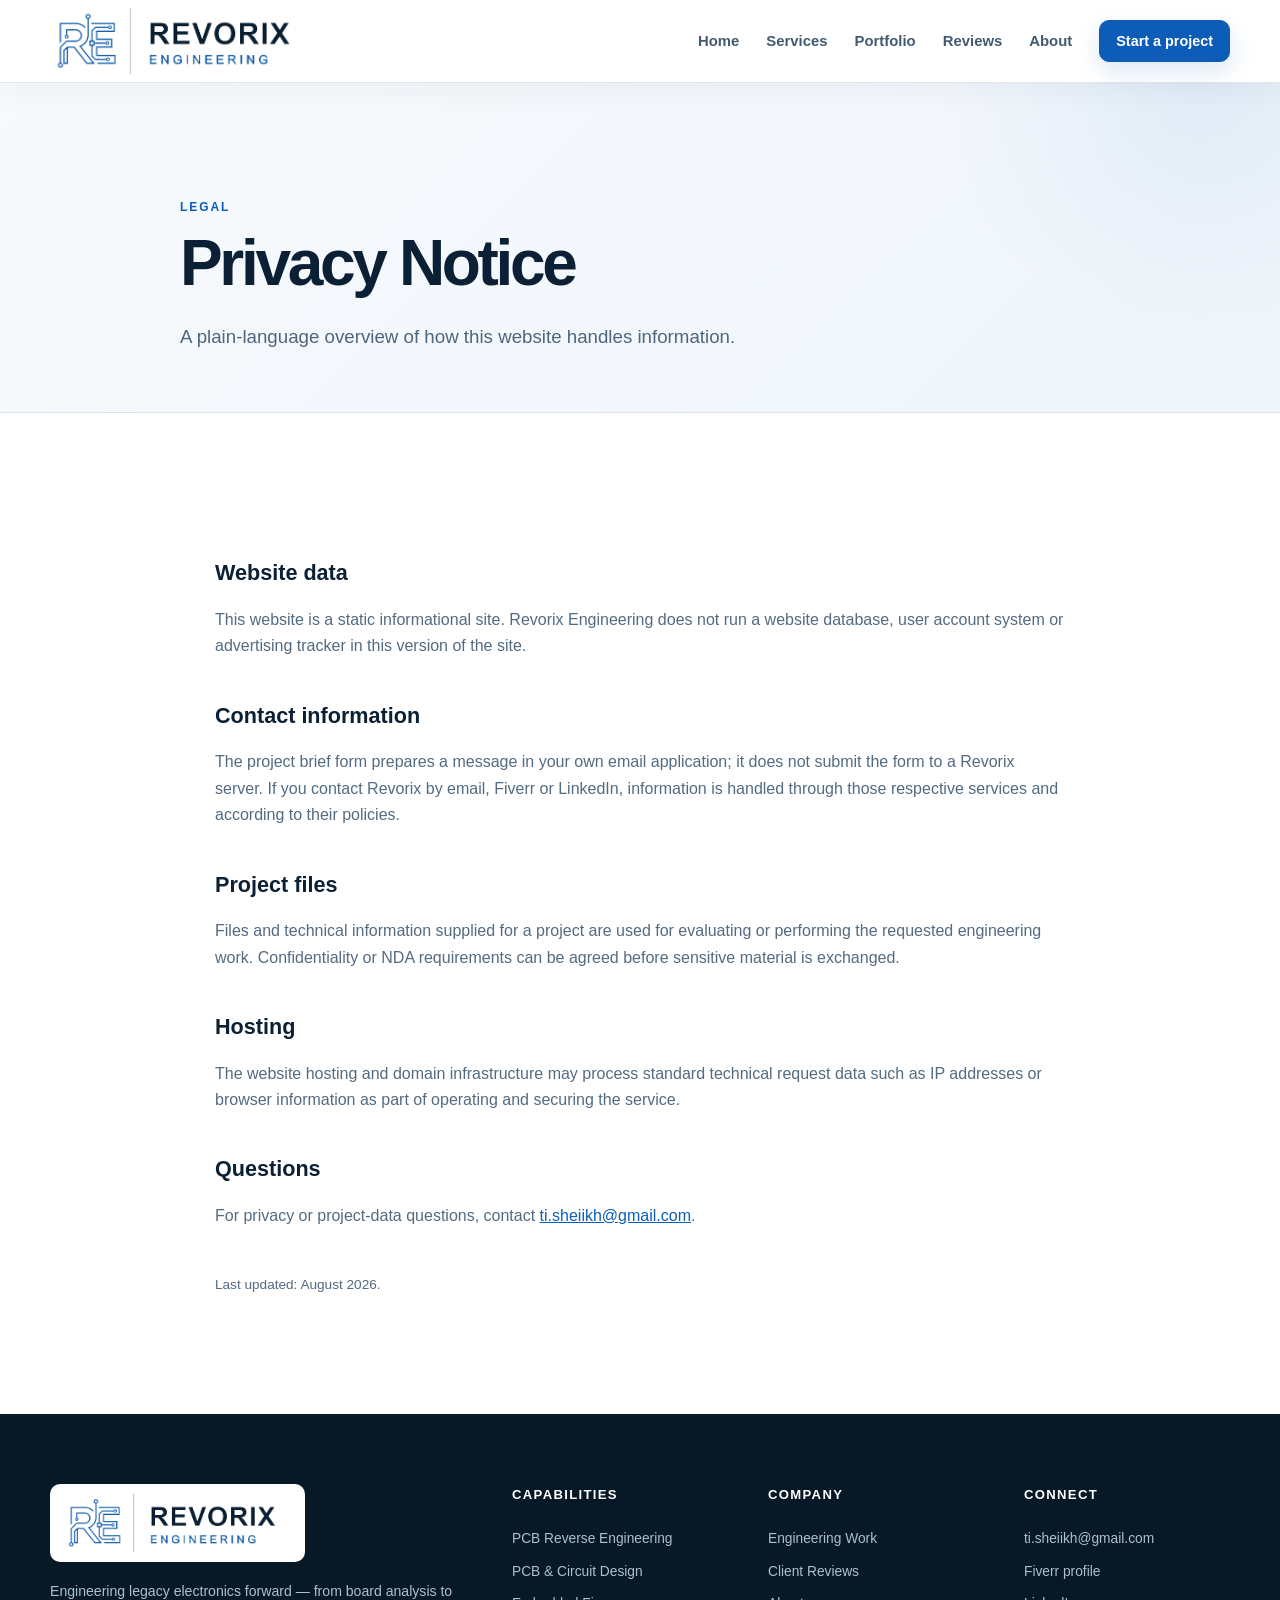
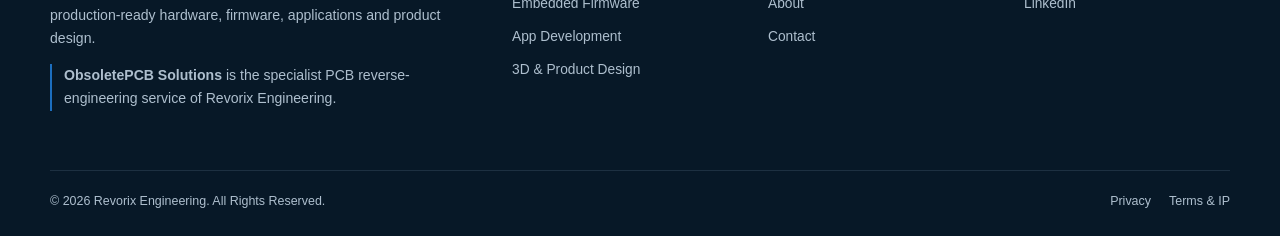
<file: privacy.html>
<!doctype html>
<html lang="en">
<head>
<meta charset="utf-8">
<meta name="viewport" content="width=device-width,initial-scale=1">
<title>Privacy Notice | Revorix Engineering</title>
<meta name="description" content="Privacy notice for the Revorix Engineering website.">
<meta name="robots" content="index,follow,max-image-preview:large">
<link rel="canonical" href="https://revorixengineering.com/privacy.html">
<meta property="og:type" content="website">
<meta property="og:site_name" content="Revorix Engineering">
<meta property="og:title" content="Privacy Notice | Revorix Engineering">
<meta property="og:description" content="Privacy notice for the Revorix Engineering website.">
<meta property="og:url" content="https://revorixengineering.com/privacy.html">
<meta property="og:image" content="https://revorixengineering.com/assets/img/revorix-og-card.jpg">
<meta name="twitter:card" content="summary_large_image">
<meta name="theme-color" content="#ffffff">
<link rel="icon" type="image/png" href="assets/img/favicon.png">
<link rel="apple-touch-icon" href="assets/img/apple-touch-icon.png">
<link rel="manifest" href="site.webmanifest">
<link rel="stylesheet" href="assets/css/styles.css">
<script type="application/ld+json">{"@context": "https://schema.org", "@type": "ProfessionalService", "name": "Revorix Engineering", "url": "https://revorixengineering.com", "logo": "https://revorixengineering.com/assets/img/revorix-engineering-logo.png", "description": "PCB reverse engineering, custom PCB and circuit design, embedded firmware, mobile app development, IoT and 3D product engineering services.", "founder": {"@type": "Person", "name": "Tabish Irfan"}, "sameAs": ["https://www.fiverr.com/proman247", "https://www.linkedin.com/in/tabish-irfan-1319441a3"], "areaServed": "Worldwide"}</script>
</head><body class="">
<a class="skip-link" href="#main">Skip to content</a>
<header class="site-header" id="top">
  <div class="container nav-shell">
    <a class="brand" href="index.html" aria-label="Revorix Engineering home">
      <img src="assets/img/revorix-engineering-logo.png" alt="Revorix Engineering" width="515" height="142">
    </a>
    <button class="nav-toggle" aria-expanded="false" aria-controls="primary-nav" aria-label="Open navigation"><span></span><span></span><span></span></button>
    <nav class="primary-nav" id="primary-nav" aria-label="Primary navigation">
      <a class="nav-link " href="index.html">Home</a><a class="nav-link " href="services.html">Services</a><a class="nav-link " href="portfolio.html">Portfolio</a><a class="nav-link " href="testimonials.html">Reviews</a><a class="nav-link " href="about.html">About</a>
      <a class="button button-sm" href="contact.html">Start a project</a>
    </nav>
  </div>
</header>
<main id="main"><section class="page-hero legal-hero"><div class="container narrow"><span class="eyebrow">LEGAL</span><h1>Privacy Notice</h1><p class="lead">A plain-language overview of how this website handles information.</p></div></section><section class="section"><div class="container legal-copy"><h2>Website data</h2><p>This website is a static informational site. Revorix Engineering does not run a website database, user account system or advertising tracker in this version of the site.</p><h2>Contact information</h2><p>The project brief form prepares a message in your own email application; it does not submit the form to a Revorix server. If you contact Revorix by email, Fiverr or LinkedIn, information is handled through those respective services and according to their policies.</p><h2>Project files</h2><p>Files and technical information supplied for a project are used for evaluating or performing the requested engineering work. Confidentiality or NDA requirements can be agreed before sensitive material is exchanged.</p><h2>Hosting</h2><p>The website hosting and domain infrastructure may process standard technical request data such as IP addresses or browser information as part of operating and securing the service.</p><h2>Questions</h2><p>For privacy or project-data questions, contact <a href="mailto:ti.sheiikh@gmail.com">ti.sheiikh@gmail.com</a>.</p><p class="updated">Last updated: August 2026.</p></div></section></main>
<footer class="site-footer">
  <div class="container footer-grid">
    <div class="footer-brand">
      <img src="assets/img/revorix-engineering-logo.png" alt="Revorix Engineering" width="515" height="142">
      <p>Engineering legacy electronics forward — from board analysis to production-ready hardware, firmware, applications and product design.</p>
      <p class="legacy-brand"><strong>ObsoletePCB Solutions</strong> is the specialist PCB reverse-engineering service of Revorix Engineering.</p>
    </div>
    <div><h2>Capabilities</h2><a href="pcb-reverse-engineering.html">PCB Reverse Engineering</a><a href="pcb-design.html">PCB & Circuit Design</a><a href="embedded-systems.html">Embedded Firmware</a><a href="app-development.html">App Development</a><a href="product-design.html">3D & Product Design</a></div>
    <div><h2>Company</h2><a href="portfolio.html">Engineering Work</a><a href="testimonials.html">Client Reviews</a><a href="about.html">About</a><a href="contact.html">Contact</a></div>
    <div><h2>Connect</h2><a href="mailto:ti.sheiikh@gmail.com">ti.sheiikh@gmail.com</a><a href="https://www.fiverr.com/proman247" target="_blank" rel="noopener">Fiverr profile</a><a href="https://www.linkedin.com/in/tabish-irfan-1319441a3" target="_blank" rel="noopener">LinkedIn</a></div>
  </div>
  <div class="container footer-bottom">
    <p>© 2026 Revorix Engineering. All Rights Reserved.</p>
    <div><a href="privacy.html">Privacy</a><a href="terms.html">Terms & IP</a></div>
  </div>
</footer>
<div class="lightbox" aria-hidden="true" role="dialog" aria-label="Image preview"><button aria-label="Close image preview">×</button><img alt=""></div>
<script src="assets/js/main.js" defer></script>
</body></html>
</file>
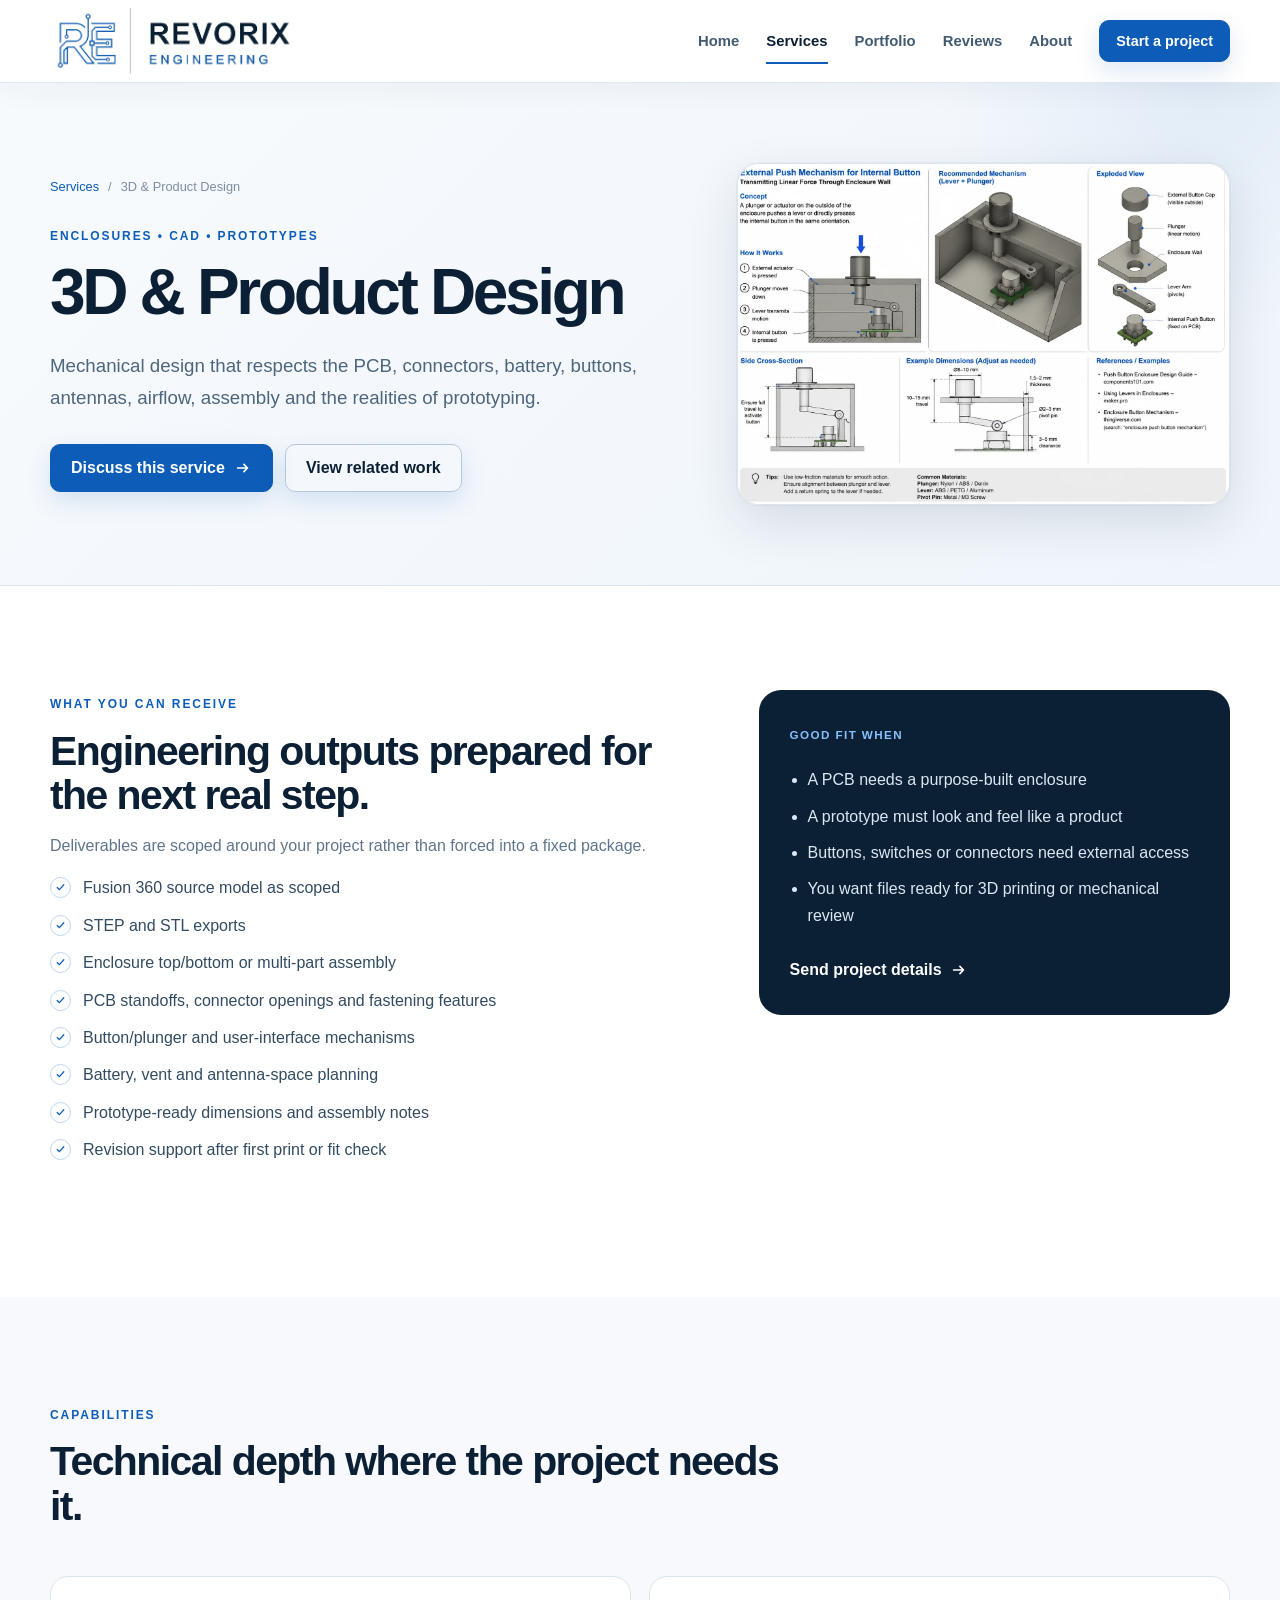
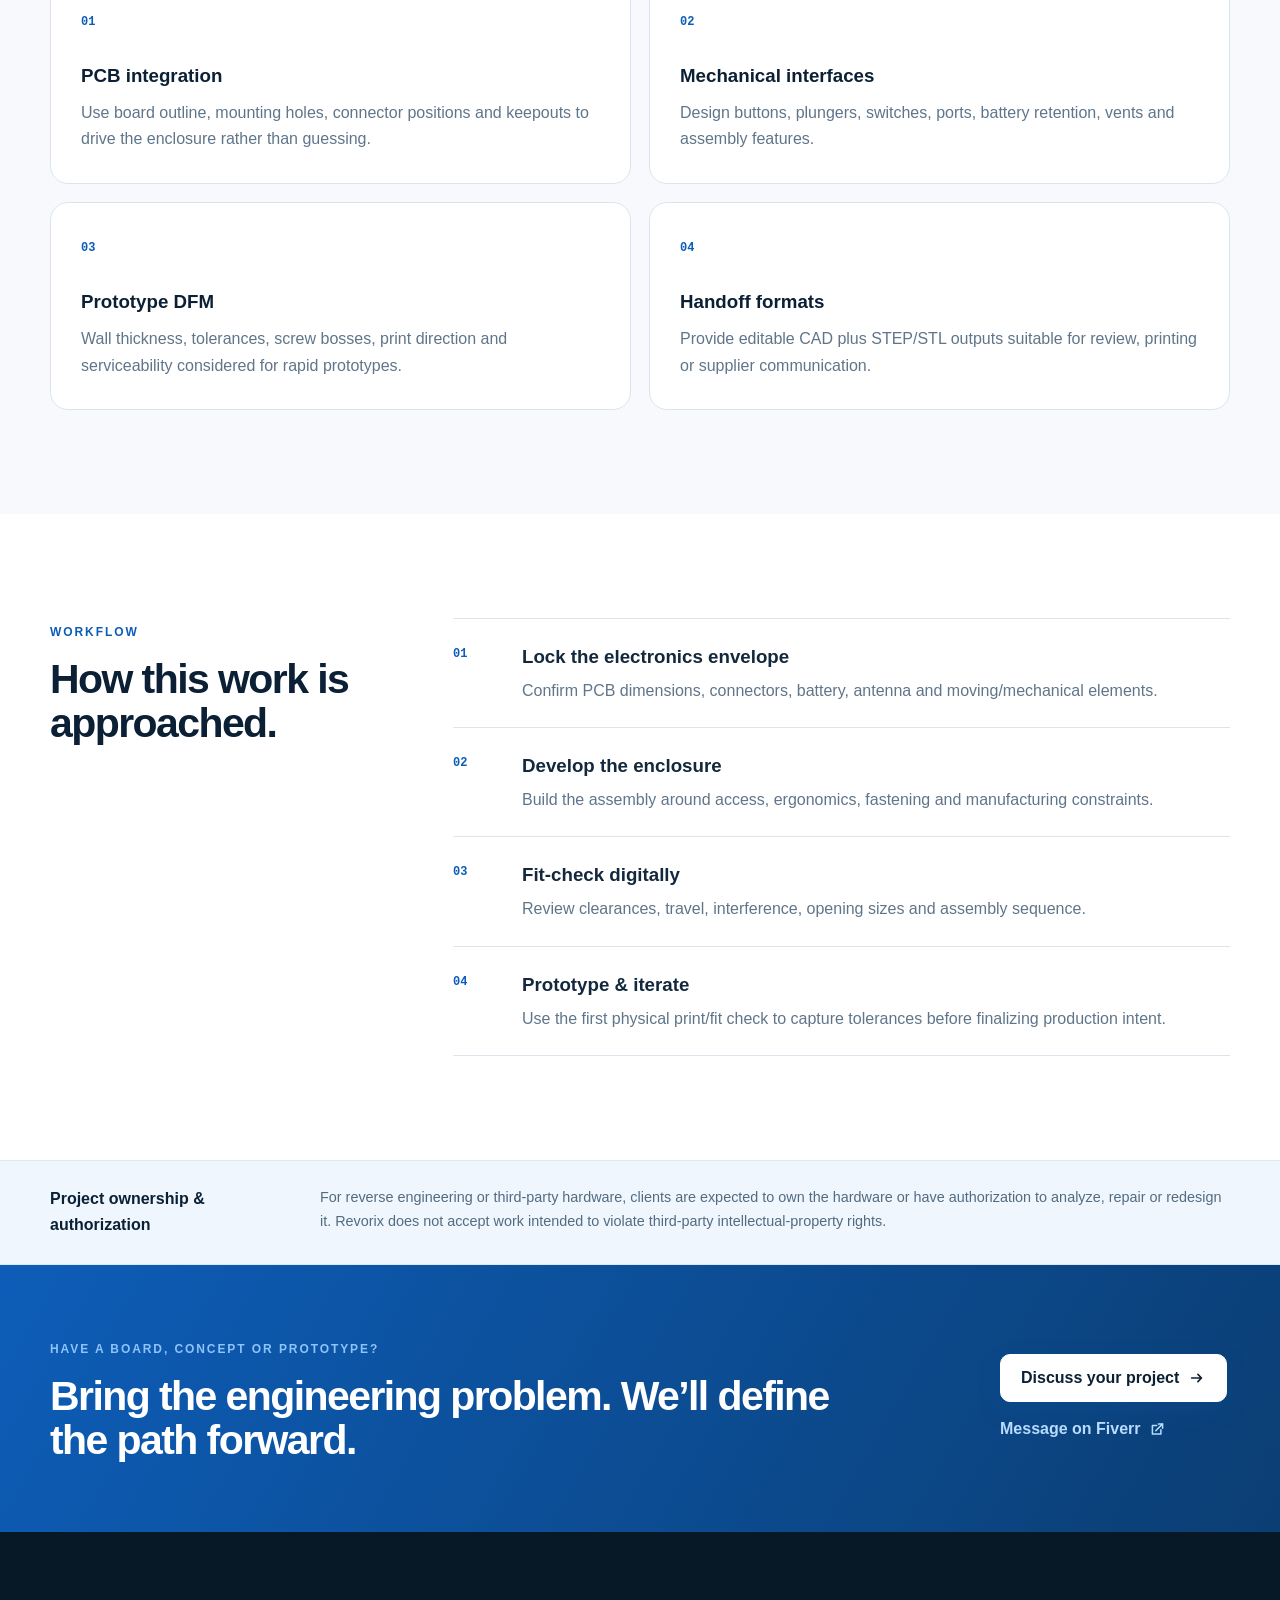
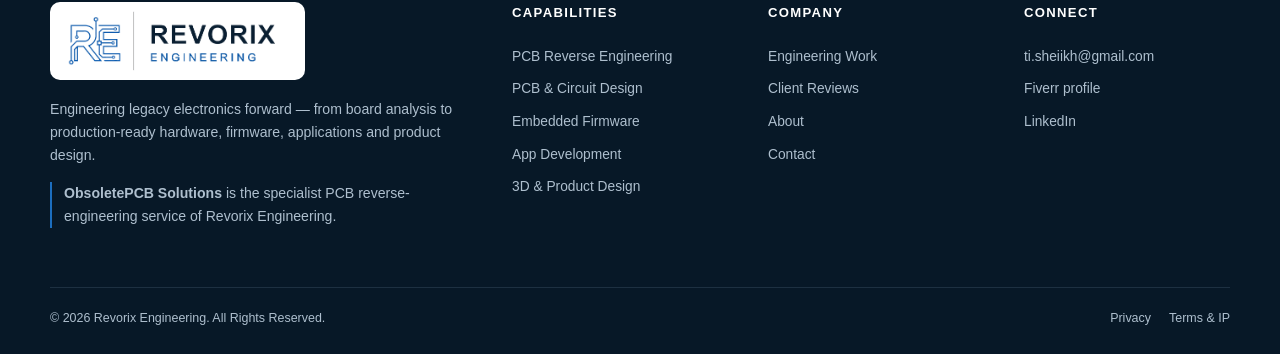
<file: product-design.html>
<!doctype html>
<html lang="en">
<head>
<meta charset="utf-8">
<meta name="viewport" content="width=device-width,initial-scale=1">
<title>3D & Product Design | Revorix Engineering</title>
<meta name="description" content="3D CAD and product enclosure design for electronics, including Fusion 360, STEP, STL, PCB integration, button mechanisms and prototype DFM.">
<meta name="robots" content="index,follow,max-image-preview:large">
<link rel="canonical" href="https://revorixengineering.com/product-design.html">
<meta property="og:type" content="website">
<meta property="og:site_name" content="Revorix Engineering">
<meta property="og:title" content="3D & Product Design | Revorix Engineering">
<meta property="og:description" content="3D CAD and product enclosure design for electronics, including Fusion 360, STEP, STL, PCB integration, button mechanisms and prototype DFM.">
<meta property="og:url" content="https://revorixengineering.com/product-design.html">
<meta property="og:image" content="https://revorixengineering.com/assets/img/revorix-og-card.jpg">
<meta name="twitter:card" content="summary_large_image">
<meta name="theme-color" content="#ffffff">
<link rel="icon" type="image/png" href="assets/img/favicon.png">
<link rel="apple-touch-icon" href="assets/img/apple-touch-icon.png">
<link rel="manifest" href="site.webmanifest">
<link rel="stylesheet" href="assets/css/styles.css">
<script type="application/ld+json">{"@context": "https://schema.org", "@type": "ProfessionalService", "name": "Revorix Engineering", "url": "https://revorixengineering.com", "logo": "https://revorixengineering.com/assets/img/revorix-engineering-logo.png", "description": "PCB reverse engineering, custom PCB and circuit design, embedded firmware, mobile app development, IoT and 3D product engineering services.", "founder": {"@type": "Person", "name": "Tabish Irfan"}, "sameAs": ["https://www.fiverr.com/proman247", "https://www.linkedin.com/in/tabish-irfan-1319441a3"], "areaServed": "Worldwide"}</script>
</head><body class="">
<a class="skip-link" href="#main">Skip to content</a>
<header class="site-header" id="top">
  <div class="container nav-shell">
    <a class="brand" href="index.html" aria-label="Revorix Engineering home">
      <img src="assets/img/revorix-engineering-logo.png" alt="Revorix Engineering" width="515" height="142">
    </a>
    <button class="nav-toggle" aria-expanded="false" aria-controls="primary-nav" aria-label="Open navigation"><span></span><span></span><span></span></button>
    <nav class="primary-nav" id="primary-nav" aria-label="Primary navigation">
      <a class="nav-link " href="index.html">Home</a><a class="nav-link active" href="services.html">Services</a><a class="nav-link " href="portfolio.html">Portfolio</a><a class="nav-link " href="testimonials.html">Reviews</a><a class="nav-link " href="about.html">About</a>
      <a class="button button-sm" href="contact.html">Start a project</a>
    </nav>
  </div>
</header>
<main id="main">
<section class="page-hero service-hero"><div class="container hero-two"><div><div class="breadcrumbs"><a href="services.html">Services</a><span>/</span><span>3D & Product Design</span></div><span class="eyebrow">ENCLOSURES • CAD • PROTOTYPES</span><h1>3D & Product Design</h1><p class="lead">Mechanical design that respects the PCB, connectors, battery, buttons, antennas, airflow, assembly and the realities of prototyping.</p><div class="hero-actions"><a class="button" href="contact.html">Discuss this service <svg viewBox="0 0 20 20" aria-hidden="true"><path d="M4 10h11M11 6l4 4-4 4"/></svg></a><a class="button button-ghost" href="portfolio.html">View related work</a></div></div><div class="page-hero-image"><img src="assets/img/mechanical-product-design.webp" alt="Mechanical enclosure and button actuation design"></div></div></section>
<section class="section"><div class="container two-column"><div><span class="eyebrow">WHAT YOU CAN RECEIVE</span><h2>Engineering outputs prepared for the next real step.</h2><p>Deliverables are scoped around your project rather than forced into a fixed package.</p><ul class="check-list"><li><svg viewBox="0 0 20 20" aria-hidden="true"><path d="m4 10 4 4 8-9"/></svg><span>Fusion 360 source model as scoped</span></li><li><svg viewBox="0 0 20 20" aria-hidden="true"><path d="m4 10 4 4 8-9"/></svg><span>STEP and STL exports</span></li><li><svg viewBox="0 0 20 20" aria-hidden="true"><path d="m4 10 4 4 8-9"/></svg><span>Enclosure top/bottom or multi-part assembly</span></li><li><svg viewBox="0 0 20 20" aria-hidden="true"><path d="m4 10 4 4 8-9"/></svg><span>PCB standoffs, connector openings and fastening features</span></li><li><svg viewBox="0 0 20 20" aria-hidden="true"><path d="m4 10 4 4 8-9"/></svg><span>Button/plunger and user-interface mechanisms</span></li><li><svg viewBox="0 0 20 20" aria-hidden="true"><path d="m4 10 4 4 8-9"/></svg><span>Battery, vent and antenna-space planning</span></li><li><svg viewBox="0 0 20 20" aria-hidden="true"><path d="m4 10 4 4 8-9"/></svg><span>Prototype-ready dimensions and assembly notes</span></li><li><svg viewBox="0 0 20 20" aria-hidden="true"><path d="m4 10 4 4 8-9"/></svg><span>Revision support after first print or fit check</span></li></ul></div><aside class="scope-card"><span class="scope-label">Good fit when</span><ul><li>A PCB needs a purpose-built enclosure</li><li>A prototype must look and feel like a product</li><li>Buttons, switches or connectors need external access</li><li>You want files ready for 3D printing or mechanical review</li></ul><a href="contact.html">Send project details <svg viewBox="0 0 20 20" aria-hidden="true"><path d="M4 10h11M11 6l4 4-4 4"/></svg></a></aside></div></section>
<section class="section section-muted"><div class="container"><div class="section-heading"><div><span class="eyebrow">CAPABILITIES</span><h2>Technical depth where the project needs it.</h2></div></div><div class="capability-grid"><div class="capability"><span>01</span><h3>PCB integration</h3><p>Use board outline, mounting holes, connector positions and keepouts to drive the enclosure rather than guessing.</p></div><div class="capability"><span>02</span><h3>Mechanical interfaces</h3><p>Design buttons, plungers, switches, ports, battery retention, vents and assembly features.</p></div><div class="capability"><span>03</span><h3>Prototype DFM</h3><p>Wall thickness, tolerances, screw bosses, print direction and serviceability considered for rapid prototypes.</p></div><div class="capability"><span>04</span><h3>Handoff formats</h3><p>Provide editable CAD plus STEP/STL outputs suitable for review, printing or supplier communication.</p></div></div></div></section>
<section class="section"><div class="container methodology"><div><span class="eyebrow">WORKFLOW</span><h2>How this work is approached.</h2></div><ol><li><span>01</span><div><h3>Lock the electronics envelope</h3><p>Confirm PCB dimensions, connectors, battery, antenna and moving/mechanical elements.</p></div></li><li><span>02</span><div><h3>Develop the enclosure</h3><p>Build the assembly around access, ergonomics, fastening and manufacturing constraints.</p></div></li><li><span>03</span><div><h3>Fit-check digitally</h3><p>Review clearances, travel, interference, opening sizes and assembly sequence.</p></div></li><li><span>04</span><div><h3>Prototype & iterate</h3><p>Use the first physical print/fit check to capture tolerances before finalizing production intent.</p></div></li></ol></div></section>
<section class="legal-note"><div class="container"><strong>Project ownership & authorization</strong><p>For reverse engineering or third-party hardware, clients are expected to own the hardware or have authorization to analyze, repair or redesign it. Revorix does not accept work intended to violate third-party intellectual-property rights.</p></div></section>
<section class="cta-band"><div class="container cta-band-inner"><div><span class="eyebrow inverse">Have a board, concept or prototype?</span><h2>Bring the engineering problem. We’ll define the path forward.</h2></div><div class="cta-actions"><a class="button button-light" href="contact.html">Discuss your project <svg viewBox="0 0 20 20" aria-hidden="true"><path d="M4 10h11M11 6l4 4-4 4"/></svg></a><a class="text-link light" href="https://www.fiverr.com/proman247" target="_blank" rel="noopener">Message on Fiverr <svg viewBox="0 0 20 20" aria-hidden="true"><path d="M11 4h5v5M16 4l-8 8M14 11v5H4V6h5"/></svg></a></div></div></section></main>
<footer class="site-footer">
  <div class="container footer-grid">
    <div class="footer-brand">
      <img src="assets/img/revorix-engineering-logo.png" alt="Revorix Engineering" width="515" height="142">
      <p>Engineering legacy electronics forward — from board analysis to production-ready hardware, firmware, applications and product design.</p>
      <p class="legacy-brand"><strong>ObsoletePCB Solutions</strong> is the specialist PCB reverse-engineering service of Revorix Engineering.</p>
    </div>
    <div><h2>Capabilities</h2><a href="pcb-reverse-engineering.html">PCB Reverse Engineering</a><a href="pcb-design.html">PCB & Circuit Design</a><a href="embedded-systems.html">Embedded Firmware</a><a href="app-development.html">App Development</a><a href="product-design.html">3D & Product Design</a></div>
    <div><h2>Company</h2><a href="portfolio.html">Engineering Work</a><a href="testimonials.html">Client Reviews</a><a href="about.html">About</a><a href="contact.html">Contact</a></div>
    <div><h2>Connect</h2><a href="mailto:ti.sheiikh@gmail.com">ti.sheiikh@gmail.com</a><a href="https://www.fiverr.com/proman247" target="_blank" rel="noopener">Fiverr profile</a><a href="https://www.linkedin.com/in/tabish-irfan-1319441a3" target="_blank" rel="noopener">LinkedIn</a></div>
  </div>
  <div class="container footer-bottom">
    <p>© 2026 Revorix Engineering. All Rights Reserved.</p>
    <div><a href="privacy.html">Privacy</a><a href="terms.html">Terms & IP</a></div>
  </div>
</footer>
<div class="lightbox" aria-hidden="true" role="dialog" aria-label="Image preview"><button aria-label="Close image preview">×</button><img alt=""></div>
<script src="assets/js/main.js" defer></script>
</body></html>
</file>
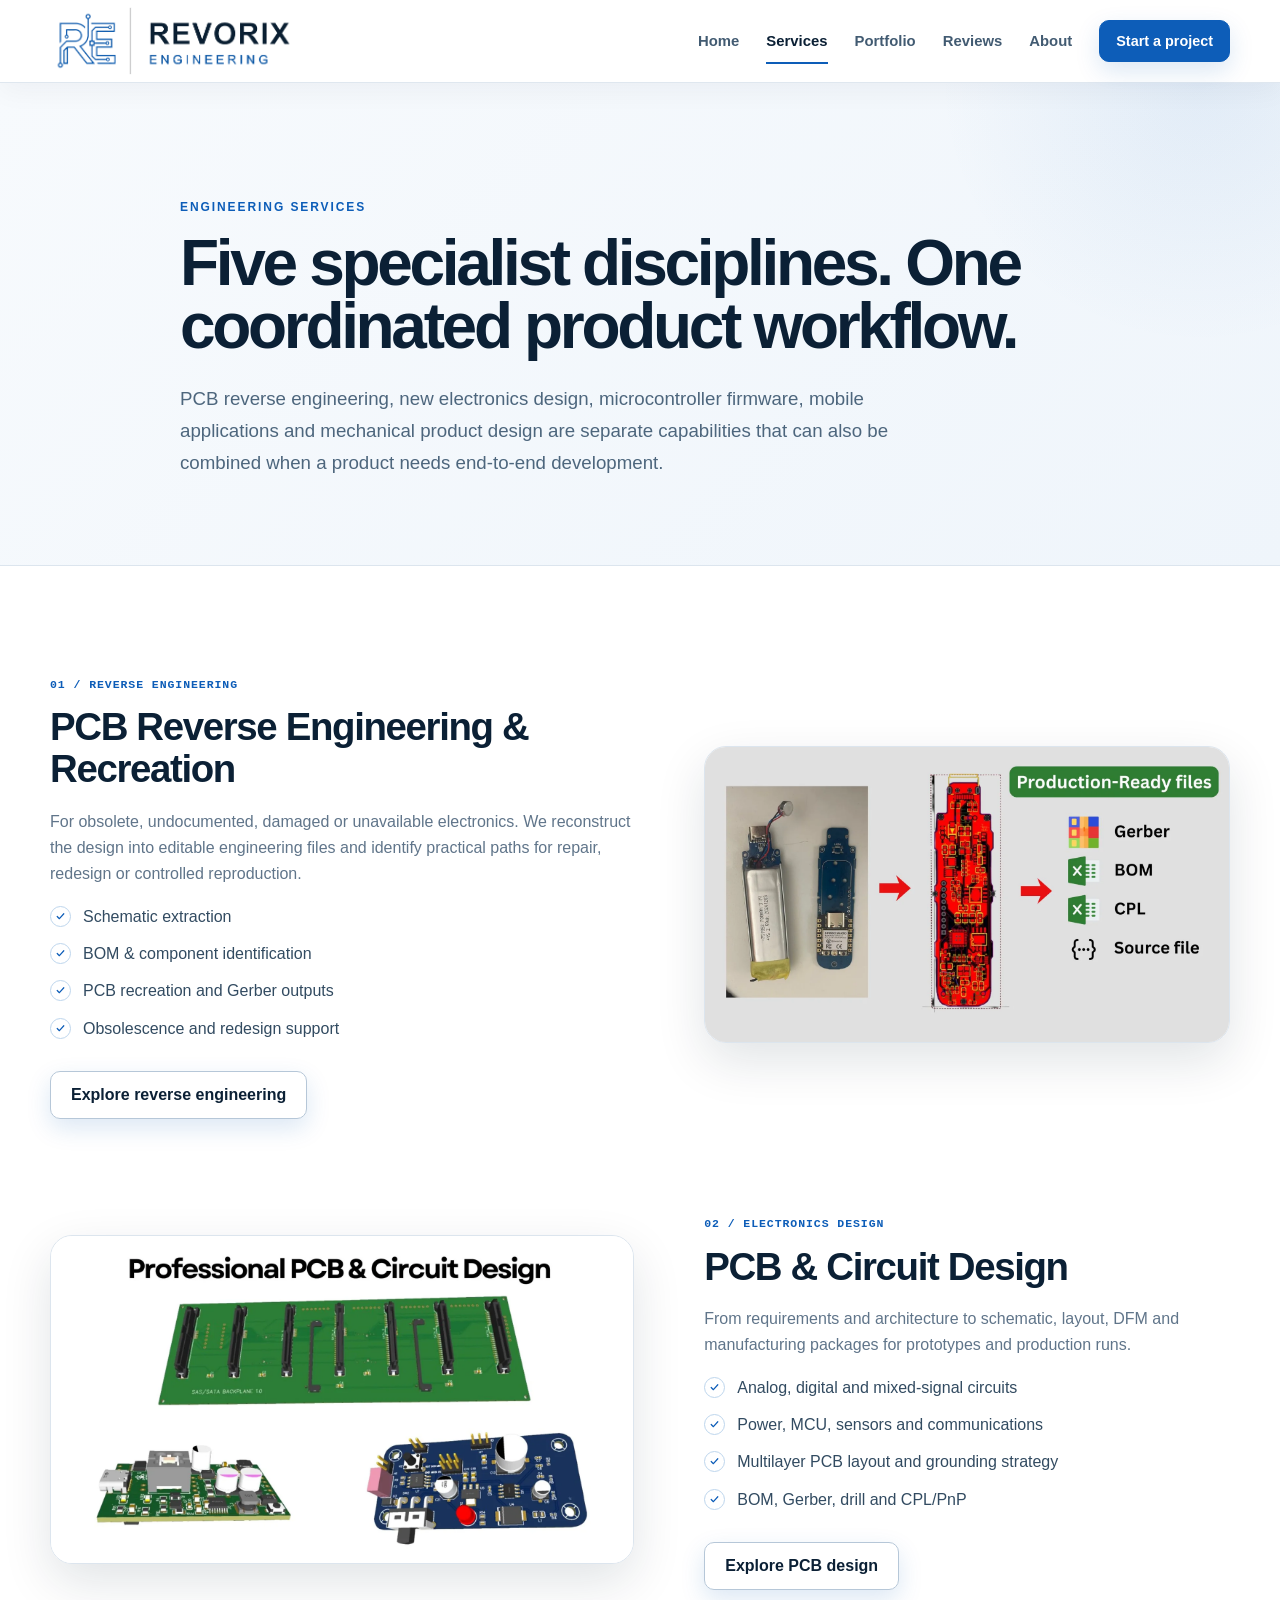
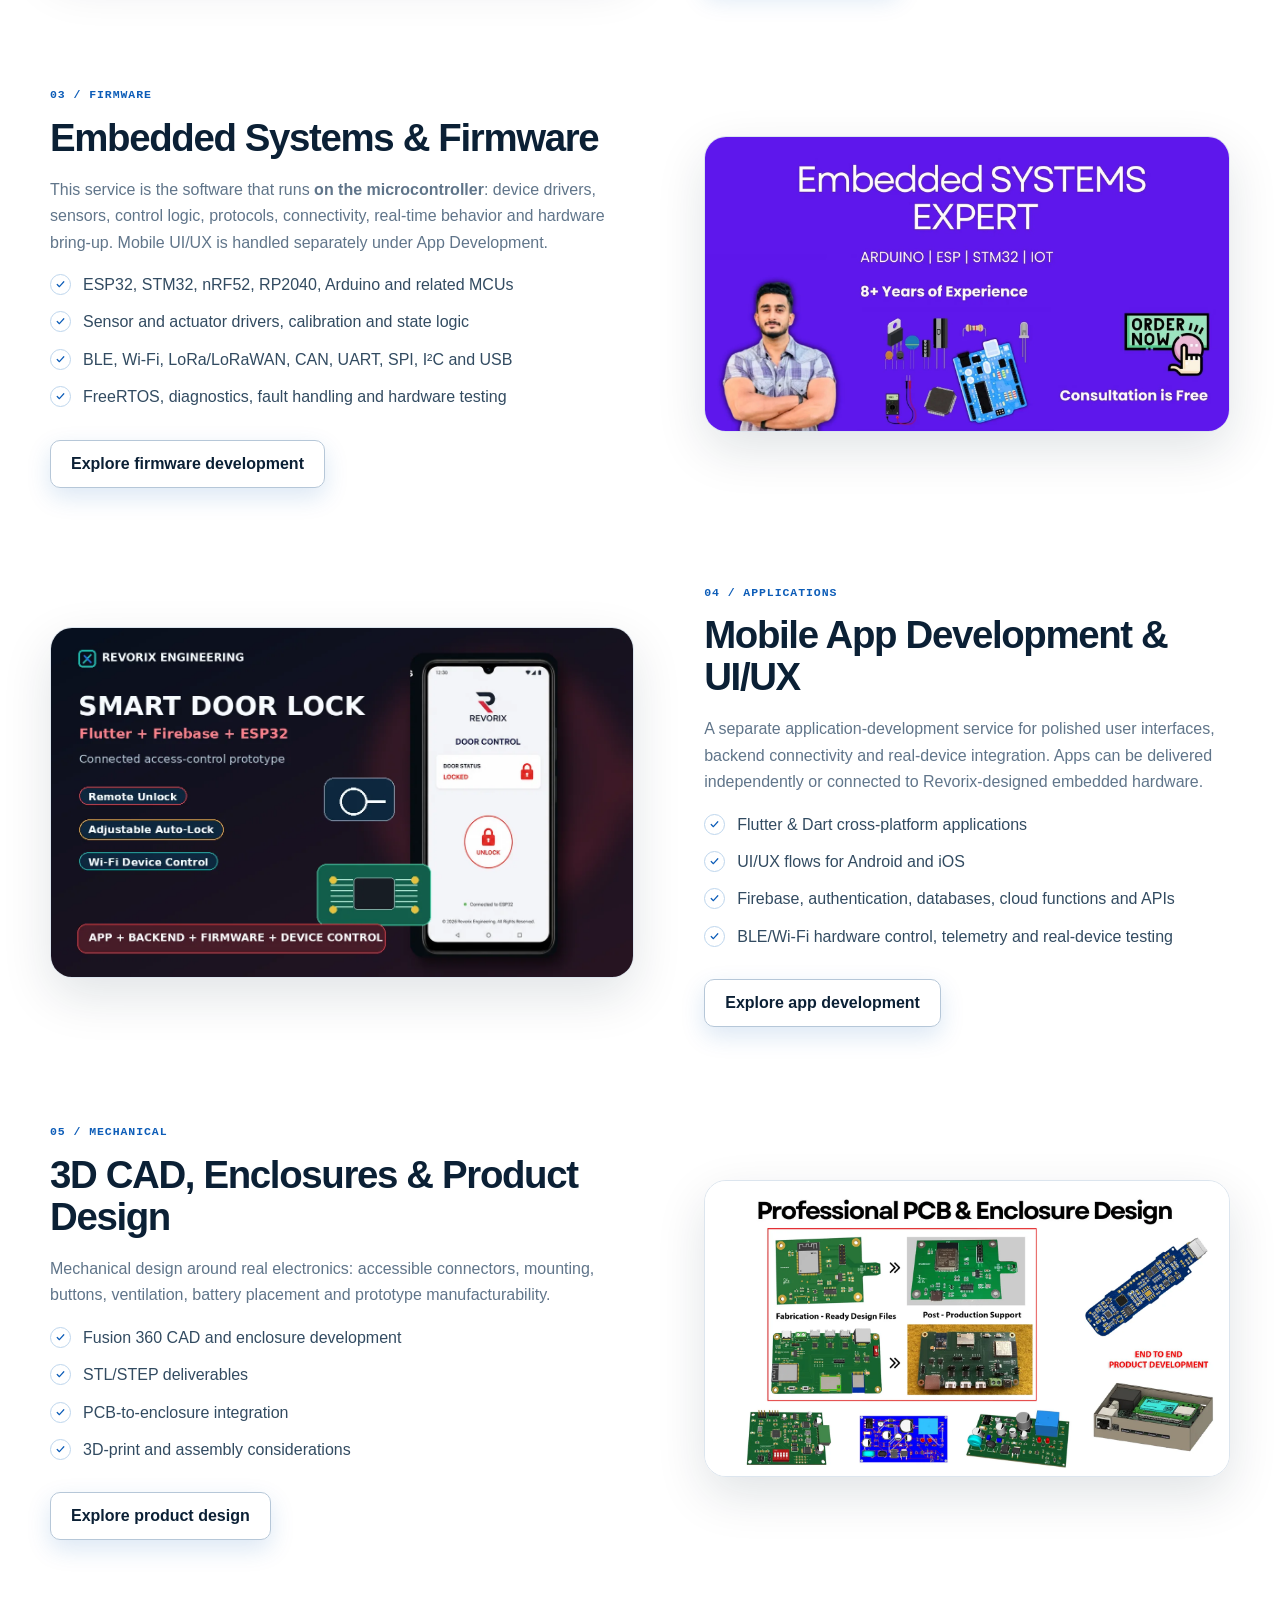
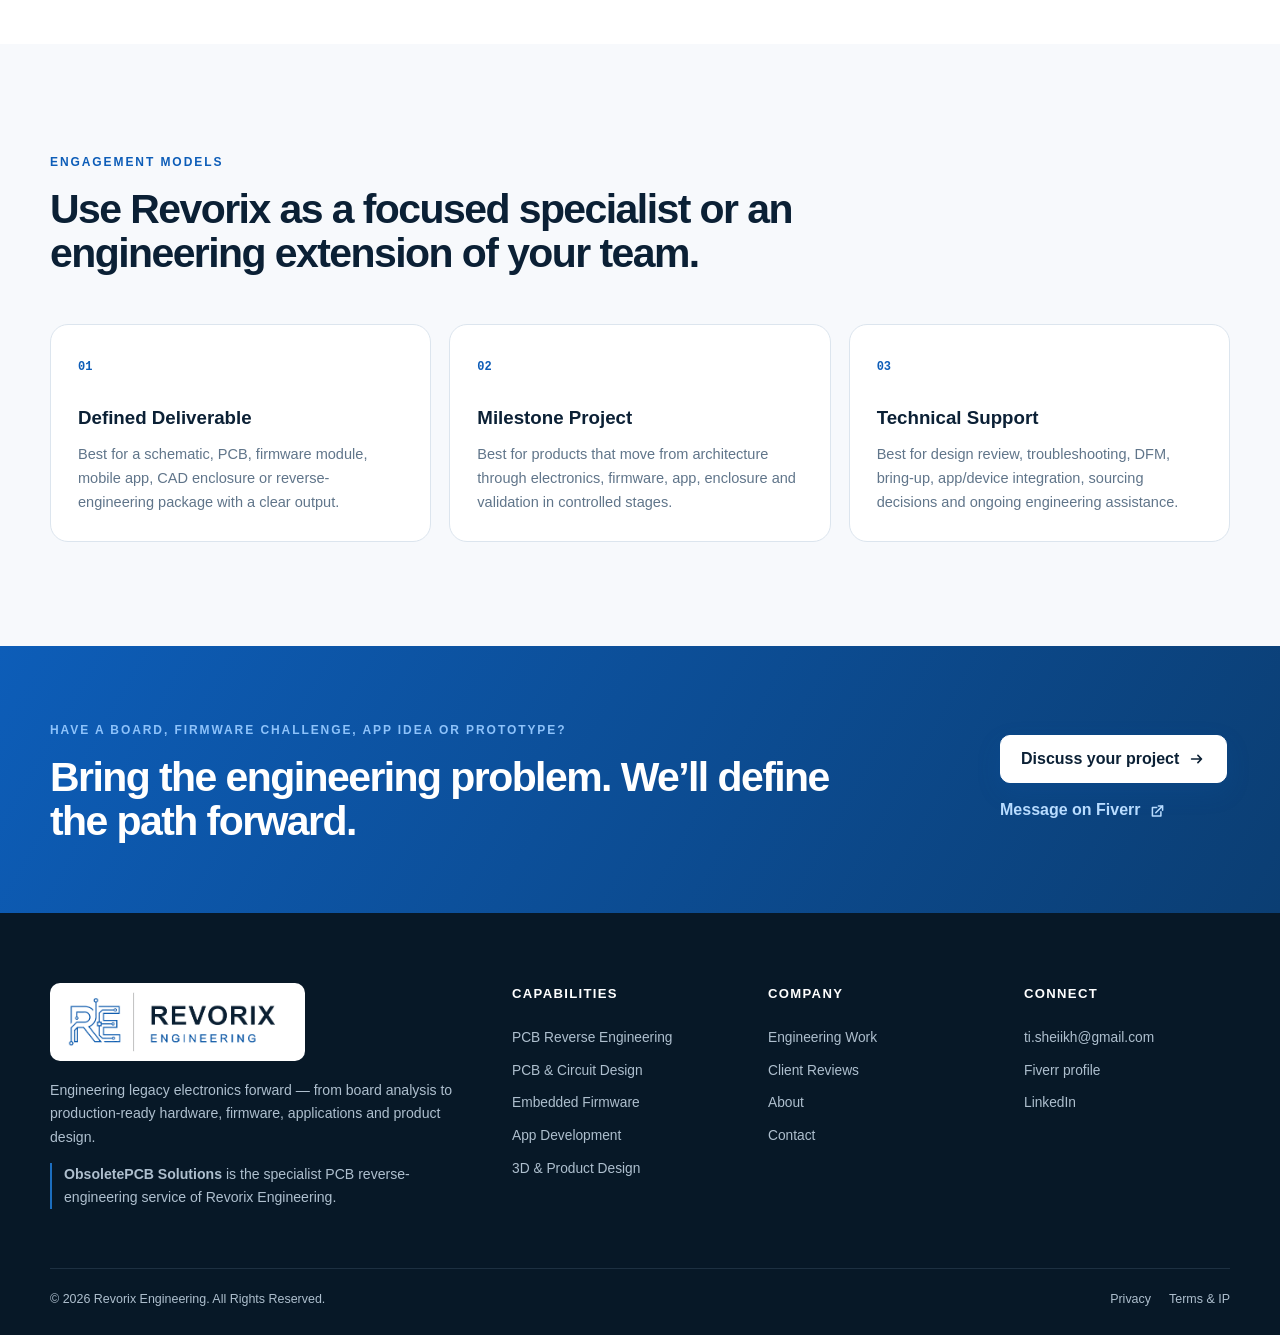
<file: services.html>
<!doctype html>
<html lang="en">
<head>
<meta charset="utf-8">
<meta name="viewport" content="width=device-width,initial-scale=1">
<title>Engineering Services | Revorix Engineering</title>
<meta name="description" content="PCB reverse engineering, custom PCB design, embedded firmware, mobile app development, IoT integration and 3D product design services.">
<meta name="robots" content="index,follow,max-image-preview:large">
<link rel="canonical" href="https://revorixengineering.com/services.html">
<meta property="og:type" content="website"><meta property="og:site_name" content="Revorix Engineering">
<meta property="og:title" content="Engineering Services | Revorix Engineering"><meta property="og:description" content="PCB reverse engineering, custom PCB design, embedded firmware, mobile app development, IoT integration and 3D product design services.">
<meta property="og:url" content="https://revorixengineering.com/services.html"><meta property="og:image" content="https://revorixengineering.com/assets/img/revorix-og-card.jpg">
<meta name="twitter:card" content="summary_large_image"><meta name="theme-color" content="#ffffff">
<link rel="icon" type="image/png" href="assets/img/favicon.png"><link rel="apple-touch-icon" href="assets/img/apple-touch-icon.png"><link rel="manifest" href="site.webmanifest"><link rel="stylesheet" href="assets/css/styles.css">
<script type="application/ld+json">{"@context":"https://schema.org","@type":"ProfessionalService","name":"Revorix Engineering","url":"https://revorixengineering.com","logo":"https://revorixengineering.com/assets/img/revorix-engineering-logo.png","description":"PCB reverse engineering, custom PCB and circuit design, embedded firmware, mobile app development, IoT and 3D product engineering services.","founder":{"@type":"Person","name":"Tabish Irfan"},"sameAs":["https://www.fiverr.com/proman247","https://www.linkedin.com/in/tabish-irfan-1319441a3"],"areaServed":"Worldwide"}</script>
</head>
<body class="">
<a class="skip-link" href="#main">Skip to content</a>
<header class="site-header" id="top"><div class="container nav-shell">
<a class="brand" href="index.html" aria-label="Revorix Engineering home"><img src="assets/img/revorix-engineering-logo.png" alt="Revorix Engineering" width="515" height="142"></a>
<button class="nav-toggle" aria-expanded="false" aria-controls="primary-nav" aria-label="Open navigation"><span></span><span></span><span></span></button>
<nav class="primary-nav" id="primary-nav" aria-label="Primary navigation"><a class="nav-link " href="index.html">Home</a><a class="nav-link active" href="services.html">Services</a><a class="nav-link " href="portfolio.html">Portfolio</a><a class="nav-link " href="testimonials.html">Reviews</a><a class="nav-link " href="about.html">About</a><a class="button button-sm" href="contact.html">Start a project</a></nav>
</div></header>
<main id="main">
<section class="page-hero"><div class="container narrow"><span class="eyebrow">ENGINEERING SERVICES</span><h1>Five specialist disciplines. One coordinated product workflow.</h1><p class="lead">PCB reverse engineering, new electronics design, microcontroller firmware, mobile applications and mechanical product design are separate capabilities that can also be combined when a product needs end-to-end development.</p></div></section>
<section class="section"><div class="container"><div class="service-showcase">
<article class="service-row"><div><span class="service-index">01 / Reverse Engineering</span><h2>PCB Reverse Engineering & Recreation</h2><p>For obsolete, undocumented, damaged or unavailable electronics. We reconstruct the design into editable engineering files and identify practical paths for repair, redesign or controlled reproduction.</p><ul class="check-list"><li><svg viewBox="0 0 20 20" aria-hidden="true"><path d="m4 10 4 4 8-9"/></svg><span>Schematic extraction</span></li><li><svg viewBox="0 0 20 20" aria-hidden="true"><path d="m4 10 4 4 8-9"/></svg><span>BOM & component identification</span></li><li><svg viewBox="0 0 20 20" aria-hidden="true"><path d="m4 10 4 4 8-9"/></svg><span>PCB recreation and Gerber outputs</span></li><li><svg viewBox="0 0 20 20" aria-hidden="true"><path d="m4 10 4 4 8-9"/></svg><span>Obsolescence and redesign support</span></li></ul><a class="button button-ghost" href="pcb-reverse-engineering.html">Explore reverse engineering</a></div><img src="assets/img/reverse-production-files.webp" alt="PCB reverse engineering workflow from physical board to production files" loading="lazy"></article>
<article class="service-row reverse"><div><span class="service-index">02 / Electronics Design</span><h2>PCB & Circuit Design</h2><p>From requirements and architecture to schematic, layout, DFM and manufacturing packages for prototypes and production runs.</p><ul class="check-list"><li><svg viewBox="0 0 20 20" aria-hidden="true"><path d="m4 10 4 4 8-9"/></svg><span>Analog, digital and mixed-signal circuits</span></li><li><svg viewBox="0 0 20 20" aria-hidden="true"><path d="m4 10 4 4 8-9"/></svg><span>Power, MCU, sensors and communications</span></li><li><svg viewBox="0 0 20 20" aria-hidden="true"><path d="m4 10 4 4 8-9"/></svg><span>Multilayer PCB layout and grounding strategy</span></li><li><svg viewBox="0 0 20 20" aria-hidden="true"><path d="m4 10 4 4 8-9"/></svg><span>BOM, Gerber, drill and CPL/PnP</span></li></ul><a class="button button-ghost" href="pcb-design.html">Explore PCB design</a></div><img src="assets/img/pcb-design-showcase.webp" alt="Custom PCB design and production hardware examples" loading="lazy"></article>
<article class="service-row"><div><span class="service-index">03 / Firmware</span><h2>Embedded Systems & Firmware</h2><p>This service is the software that runs <strong>on the microcontroller</strong>: device drivers, sensors, control logic, protocols, connectivity, real-time behavior and hardware bring-up. Mobile UI/UX is handled separately under App Development.</p><ul class="check-list"><li><svg viewBox="0 0 20 20" aria-hidden="true"><path d="m4 10 4 4 8-9"/></svg><span>ESP32, STM32, nRF52, RP2040, Arduino and related MCUs</span></li><li><svg viewBox="0 0 20 20" aria-hidden="true"><path d="m4 10 4 4 8-9"/></svg><span>Sensor and actuator drivers, calibration and state logic</span></li><li><svg viewBox="0 0 20 20" aria-hidden="true"><path d="m4 10 4 4 8-9"/></svg><span>BLE, Wi-Fi, LoRa/LoRaWAN, CAN, UART, SPI, I²C and USB</span></li><li><svg viewBox="0 0 20 20" aria-hidden="true"><path d="m4 10 4 4 8-9"/></svg><span>FreeRTOS, diagnostics, fault handling and hardware testing</span></li></ul><a class="button button-ghost" href="embedded-systems.html">Explore firmware development</a></div><img src="assets/img/embedded-expert-cover.webp" alt="Embedded firmware engineering for Arduino ESP32 STM32 and IoT systems" loading="lazy"></article>
<article class="service-row reverse"><div><span class="service-index">04 / Applications</span><h2>Mobile App Development & UI/UX</h2><p>A separate application-development service for polished user interfaces, backend connectivity and real-device integration. Apps can be delivered independently or connected to Revorix-designed embedded hardware.</p><ul class="check-list"><li><svg viewBox="0 0 20 20" aria-hidden="true"><path d="m4 10 4 4 8-9"/></svg><span>Flutter & Dart cross-platform applications</span></li><li><svg viewBox="0 0 20 20" aria-hidden="true"><path d="m4 10 4 4 8-9"/></svg><span>UI/UX flows for Android and iOS</span></li><li><svg viewBox="0 0 20 20" aria-hidden="true"><path d="m4 10 4 4 8-9"/></svg><span>Firebase, authentication, databases, cloud functions and APIs</span></li><li><svg viewBox="0 0 20 20" aria-hidden="true"><path d="m4 10 4 4 8-9"/></svg><span>BLE/Wi-Fi hardware control, telemetry and real-device testing</span></li></ul><a class="button button-ghost" href="app-development.html">Explore app development</a></div><img src="assets/img/app-smart-door-lock.webp" alt="Revorix Flutter smart door lock application integrated with ESP32" loading="lazy"></article>
<article class="service-row"><div><span class="service-index">05 / Mechanical</span><h2>3D CAD, Enclosures & Product Design</h2><p>Mechanical design around real electronics: accessible connectors, mounting, buttons, ventilation, battery placement and prototype manufacturability.</p><ul class="check-list"><li><svg viewBox="0 0 20 20" aria-hidden="true"><path d="m4 10 4 4 8-9"/></svg><span>Fusion 360 CAD and enclosure development</span></li><li><svg viewBox="0 0 20 20" aria-hidden="true"><path d="m4 10 4 4 8-9"/></svg><span>STL/STEP deliverables</span></li><li><svg viewBox="0 0 20 20" aria-hidden="true"><path d="m4 10 4 4 8-9"/></svg><span>PCB-to-enclosure integration</span></li><li><svg viewBox="0 0 20 20" aria-hidden="true"><path d="m4 10 4 4 8-9"/></svg><span>3D-print and assembly considerations</span></li></ul><a class="button button-ghost" href="product-design.html">Explore product design</a></div><img src="assets/img/pcb-enclosure-showcase.webp" alt="PCB and enclosure product engineering showcase" loading="lazy"></article>
</div></div></section>
<section class="section section-muted"><div class="container"><div class="section-heading"><div><span class="eyebrow">ENGAGEMENT MODELS</span><h2>Use Revorix as a focused specialist or an engineering extension of your team.</h2></div></div><div class="three-grid"><div class="info-card"><span>01</span><h3>Defined Deliverable</h3><p>Best for a schematic, PCB, firmware module, mobile app, CAD enclosure or reverse-engineering package with a clear output.</p></div><div class="info-card"><span>02</span><h3>Milestone Project</h3><p>Best for products that move from architecture through electronics, firmware, app, enclosure and validation in controlled stages.</p></div><div class="info-card"><span>03</span><h3>Technical Support</h3><p>Best for design review, troubleshooting, DFM, bring-up, app/device integration, sourcing decisions and ongoing engineering assistance.</p></div></div></div></section><section class="cta-band"><div class="container cta-band-inner"><div><span class="eyebrow inverse">Have a board, firmware challenge, app idea or prototype?</span><h2>Bring the engineering problem. We’ll define the path forward.</h2></div><div class="cta-actions"><a class="button button-light" href="contact.html">Discuss your project <svg viewBox="0 0 20 20" aria-hidden="true"><path d="M4 10h11M11 6l4 4-4 4"/></svg></a><a class="text-link light" href="https://www.fiverr.com/proman247" target="_blank" rel="noopener">Message on Fiverr <svg viewBox="0 0 20 20" aria-hidden="true"><path d="M11 4h5v5M16 4l-8 8M14 11v5H4V6h5"/></svg></a></div></div></section></main>
<footer class="site-footer"><div class="container footer-grid">
<div class="footer-brand"><img src="assets/img/revorix-engineering-logo.png" alt="Revorix Engineering" width="515" height="142"><p>Engineering legacy electronics forward — from board analysis to production-ready hardware, firmware, applications and product design.</p><p class="legacy-brand"><strong>ObsoletePCB Solutions</strong> is the specialist PCB reverse-engineering service of Revorix Engineering.</p></div>
<div><h2>Capabilities</h2><a href="pcb-reverse-engineering.html">PCB Reverse Engineering</a><a href="pcb-design.html">PCB & Circuit Design</a><a href="embedded-systems.html">Embedded Firmware</a><a href="app-development.html">App Development</a><a href="product-design.html">3D & Product Design</a></div>
<div><h2>Company</h2><a href="portfolio.html">Engineering Work</a><a href="testimonials.html">Client Reviews</a><a href="about.html">About</a><a href="contact.html">Contact</a></div>
<div><h2>Connect</h2><a href="mailto:ti.sheiikh@gmail.com">ti.sheiikh@gmail.com</a><a href="https://www.fiverr.com/proman247" target="_blank" rel="noopener">Fiverr profile</a><a href="https://www.linkedin.com/in/tabish-irfan-1319441a3" target="_blank" rel="noopener">LinkedIn</a></div>
</div><div class="container footer-bottom"><p>© 2026 Revorix Engineering. All Rights Reserved.</p><div><a href="privacy.html">Privacy</a><a href="terms.html">Terms & IP</a></div></div></footer>
<div class="lightbox" aria-hidden="true" role="dialog" aria-label="Image preview"><button aria-label="Close image preview">×</button><img alt=""></div><script src="assets/js/main.js" defer></script>
</body></html>
</file>
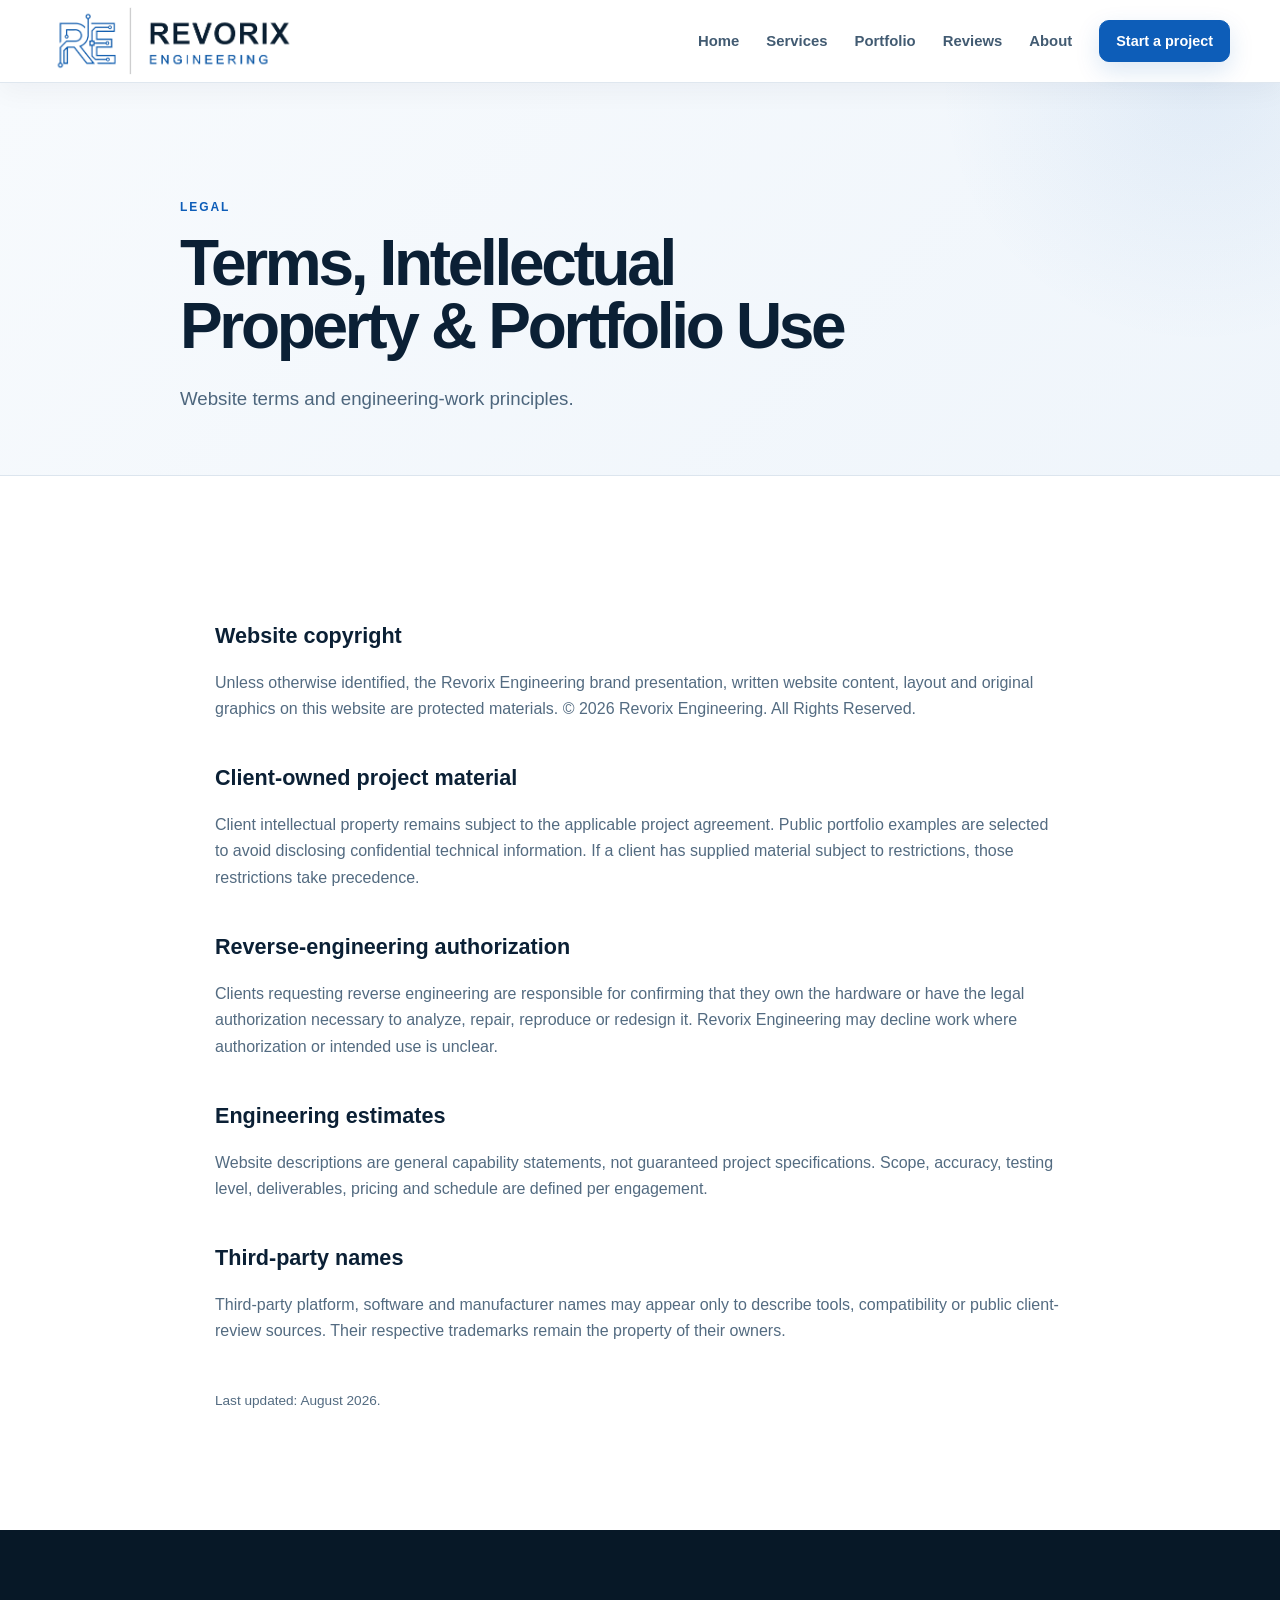
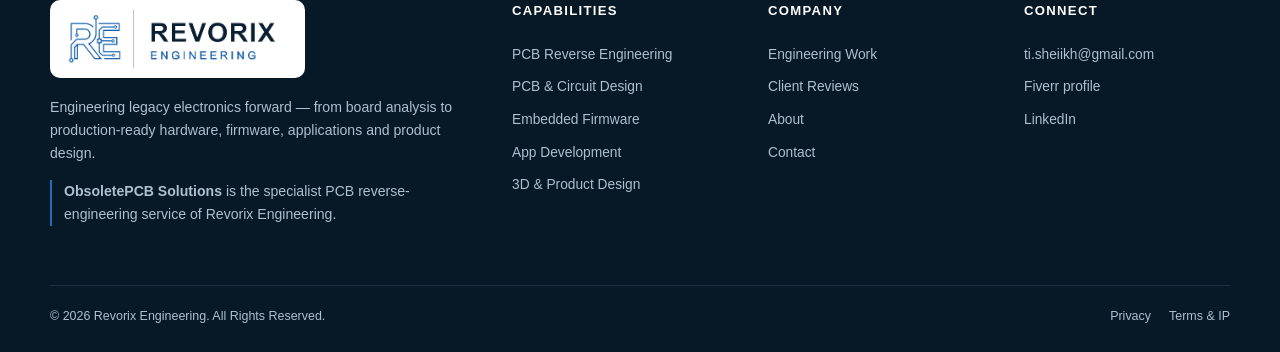
<file: terms.html>
<!doctype html>
<html lang="en">
<head>
<meta charset="utf-8">
<meta name="viewport" content="width=device-width,initial-scale=1">
<title>Terms & Intellectual Property | Revorix Engineering</title>
<meta name="description" content="Terms, intellectual property and reverse-engineering authorization notice for Revorix Engineering.">
<meta name="robots" content="index,follow,max-image-preview:large">
<link rel="canonical" href="https://revorixengineering.com/terms.html">
<meta property="og:type" content="website">
<meta property="og:site_name" content="Revorix Engineering">
<meta property="og:title" content="Terms & Intellectual Property | Revorix Engineering">
<meta property="og:description" content="Terms, intellectual property and reverse-engineering authorization notice for Revorix Engineering.">
<meta property="og:url" content="https://revorixengineering.com/terms.html">
<meta property="og:image" content="https://revorixengineering.com/assets/img/revorix-og-card.jpg">
<meta name="twitter:card" content="summary_large_image">
<meta name="theme-color" content="#ffffff">
<link rel="icon" type="image/png" href="assets/img/favicon.png">
<link rel="apple-touch-icon" href="assets/img/apple-touch-icon.png">
<link rel="manifest" href="site.webmanifest">
<link rel="stylesheet" href="assets/css/styles.css">
<script type="application/ld+json">{"@context": "https://schema.org", "@type": "ProfessionalService", "name": "Revorix Engineering", "url": "https://revorixengineering.com", "logo": "https://revorixengineering.com/assets/img/revorix-engineering-logo.png", "description": "PCB reverse engineering, custom PCB and circuit design, embedded firmware, mobile app development, IoT and 3D product engineering services.", "founder": {"@type": "Person", "name": "Tabish Irfan"}, "sameAs": ["https://www.fiverr.com/proman247", "https://www.linkedin.com/in/tabish-irfan-1319441a3"], "areaServed": "Worldwide"}</script>
</head><body class="">
<a class="skip-link" href="#main">Skip to content</a>
<header class="site-header" id="top">
  <div class="container nav-shell">
    <a class="brand" href="index.html" aria-label="Revorix Engineering home">
      <img src="assets/img/revorix-engineering-logo.png" alt="Revorix Engineering" width="515" height="142">
    </a>
    <button class="nav-toggle" aria-expanded="false" aria-controls="primary-nav" aria-label="Open navigation"><span></span><span></span><span></span></button>
    <nav class="primary-nav" id="primary-nav" aria-label="Primary navigation">
      <a class="nav-link " href="index.html">Home</a><a class="nav-link " href="services.html">Services</a><a class="nav-link " href="portfolio.html">Portfolio</a><a class="nav-link " href="testimonials.html">Reviews</a><a class="nav-link " href="about.html">About</a>
      <a class="button button-sm" href="contact.html">Start a project</a>
    </nav>
  </div>
</header>
<main id="main"><section class="page-hero legal-hero"><div class="container narrow"><span class="eyebrow">LEGAL</span><h1>Terms, Intellectual Property & Portfolio Use</h1><p class="lead">Website terms and engineering-work principles.</p></div></section><section class="section"><div class="container legal-copy"><h2>Website copyright</h2><p>Unless otherwise identified, the Revorix Engineering brand presentation, written website content, layout and original graphics on this website are protected materials. © 2026 Revorix Engineering. All Rights Reserved.</p><h2>Client-owned project material</h2><p>Client intellectual property remains subject to the applicable project agreement. Public portfolio examples are selected to avoid disclosing confidential technical information. If a client has supplied material subject to restrictions, those restrictions take precedence.</p><h2>Reverse-engineering authorization</h2><p>Clients requesting reverse engineering are responsible for confirming that they own the hardware or have the legal authorization necessary to analyze, repair, reproduce or redesign it. Revorix Engineering may decline work where authorization or intended use is unclear.</p><h2>Engineering estimates</h2><p>Website descriptions are general capability statements, not guaranteed project specifications. Scope, accuracy, testing level, deliverables, pricing and schedule are defined per engagement.</p><h2>Third-party names</h2><p>Third-party platform, software and manufacturer names may appear only to describe tools, compatibility or public client-review sources. Their respective trademarks remain the property of their owners.</p><p class="updated">Last updated: August 2026.</p></div></section></main>
<footer class="site-footer">
  <div class="container footer-grid">
    <div class="footer-brand">
      <img src="assets/img/revorix-engineering-logo.png" alt="Revorix Engineering" width="515" height="142">
      <p>Engineering legacy electronics forward — from board analysis to production-ready hardware, firmware, applications and product design.</p>
      <p class="legacy-brand"><strong>ObsoletePCB Solutions</strong> is the specialist PCB reverse-engineering service of Revorix Engineering.</p>
    </div>
    <div><h2>Capabilities</h2><a href="pcb-reverse-engineering.html">PCB Reverse Engineering</a><a href="pcb-design.html">PCB & Circuit Design</a><a href="embedded-systems.html">Embedded Firmware</a><a href="app-development.html">App Development</a><a href="product-design.html">3D & Product Design</a></div>
    <div><h2>Company</h2><a href="portfolio.html">Engineering Work</a><a href="testimonials.html">Client Reviews</a><a href="about.html">About</a><a href="contact.html">Contact</a></div>
    <div><h2>Connect</h2><a href="mailto:ti.sheiikh@gmail.com">ti.sheiikh@gmail.com</a><a href="https://www.fiverr.com/proman247" target="_blank" rel="noopener">Fiverr profile</a><a href="https://www.linkedin.com/in/tabish-irfan-1319441a3" target="_blank" rel="noopener">LinkedIn</a></div>
  </div>
  <div class="container footer-bottom">
    <p>© 2026 Revorix Engineering. All Rights Reserved.</p>
    <div><a href="privacy.html">Privacy</a><a href="terms.html">Terms & IP</a></div>
  </div>
</footer>
<div class="lightbox" aria-hidden="true" role="dialog" aria-label="Image preview"><button aria-label="Close image preview">×</button><img alt=""></div>
<script src="assets/js/main.js" defer></script>
</body></html>
</file>
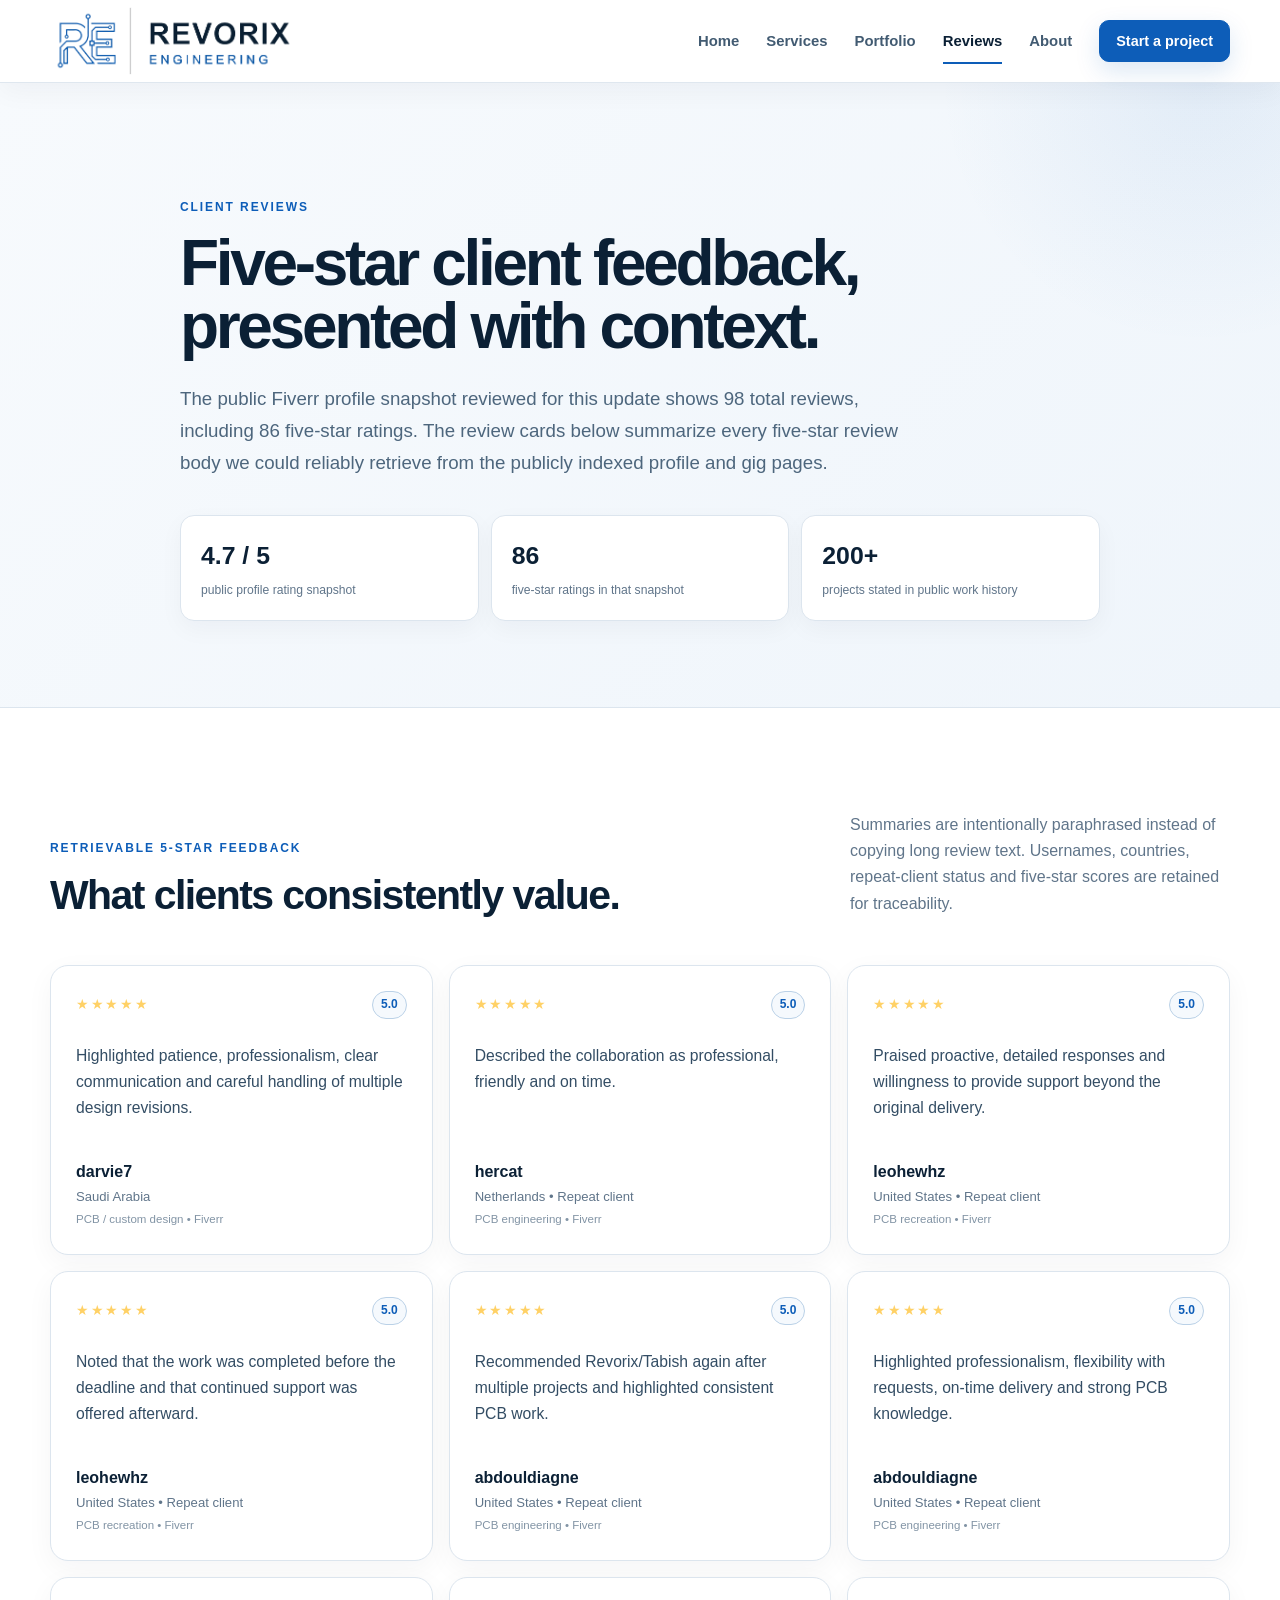
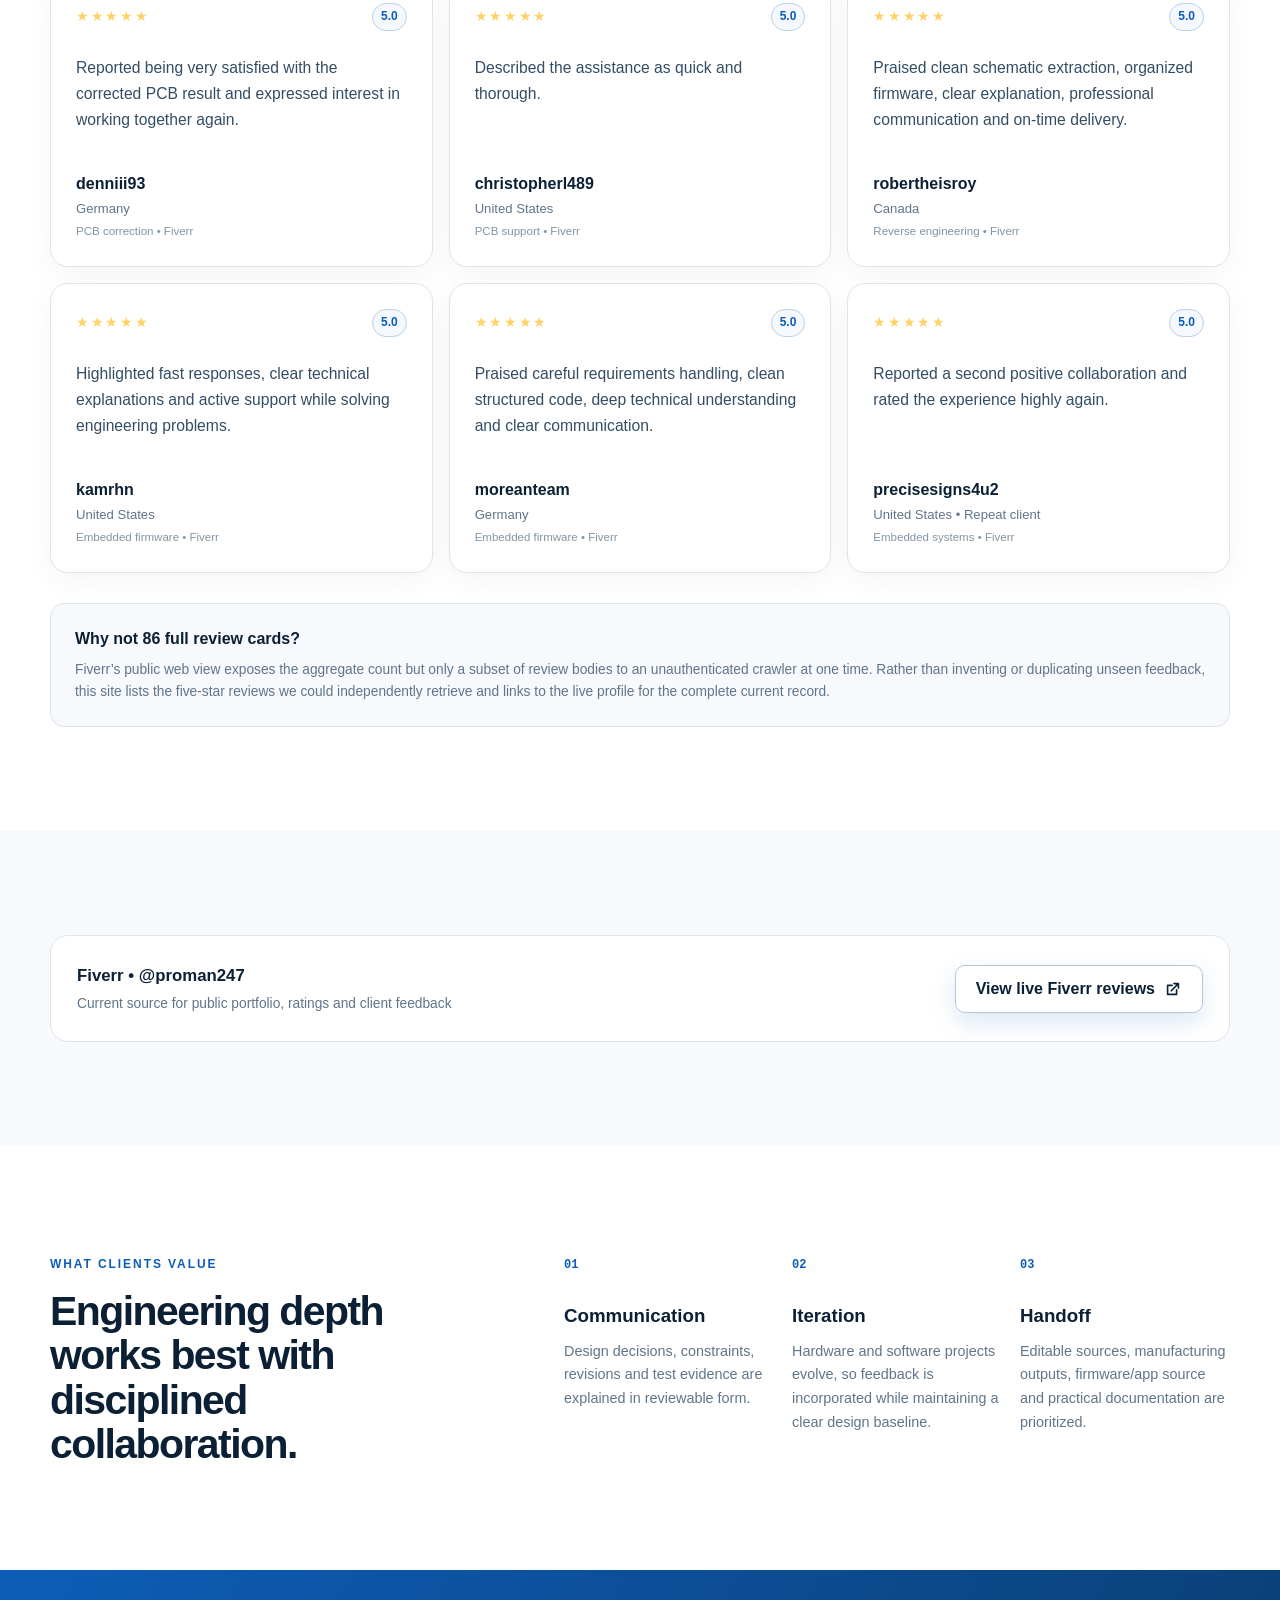
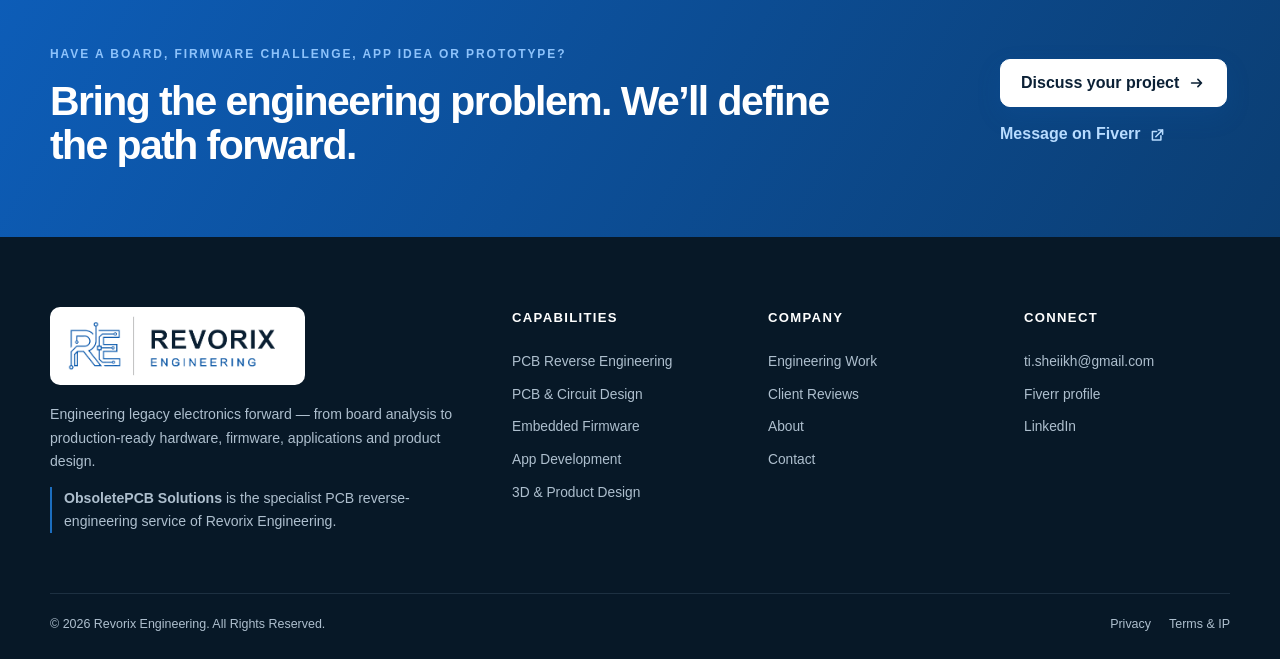
<file: testimonials.html>
<!doctype html>
<html lang="en">
<head>
<meta charset="utf-8">
<meta name="viewport" content="width=device-width,initial-scale=1">
<title>Client Reviews | Revorix Engineering</title>
<meta name="description" content="Public Fiverr client feedback for Revorix Engineering PCB design, reverse engineering, embedded firmware and engineering work.">
<meta name="robots" content="index,follow,max-image-preview:large">
<link rel="canonical" href="https://revorixengineering.com/testimonials.html">
<meta property="og:type" content="website"><meta property="og:site_name" content="Revorix Engineering">
<meta property="og:title" content="Client Reviews | Revorix Engineering"><meta property="og:description" content="Public Fiverr client feedback for Revorix Engineering PCB design, reverse engineering, embedded firmware and engineering work.">
<meta property="og:url" content="https://revorixengineering.com/testimonials.html"><meta property="og:image" content="https://revorixengineering.com/assets/img/revorix-og-card.jpg">
<meta name="twitter:card" content="summary_large_image"><meta name="theme-color" content="#ffffff">
<link rel="icon" type="image/png" href="assets/img/favicon.png"><link rel="apple-touch-icon" href="assets/img/apple-touch-icon.png"><link rel="manifest" href="site.webmanifest"><link rel="stylesheet" href="assets/css/styles.css">
<script type="application/ld+json">{"@context":"https://schema.org","@type":"ProfessionalService","name":"Revorix Engineering","url":"https://revorixengineering.com","logo":"https://revorixengineering.com/assets/img/revorix-engineering-logo.png","description":"PCB reverse engineering, custom PCB and circuit design, embedded firmware, mobile app development, IoT and 3D product engineering services.","founder":{"@type":"Person","name":"Tabish Irfan"},"sameAs":["https://www.fiverr.com/proman247","https://www.linkedin.com/in/tabish-irfan-1319441a3"],"areaServed":"Worldwide"}</script>
</head>
<body class="">
<a class="skip-link" href="#main">Skip to content</a>
<header class="site-header" id="top"><div class="container nav-shell">
<a class="brand" href="index.html" aria-label="Revorix Engineering home"><img src="assets/img/revorix-engineering-logo.png" alt="Revorix Engineering" width="515" height="142"></a>
<button class="nav-toggle" aria-expanded="false" aria-controls="primary-nav" aria-label="Open navigation"><span></span><span></span><span></span></button>
<nav class="primary-nav" id="primary-nav" aria-label="Primary navigation"><a class="nav-link " href="index.html">Home</a><a class="nav-link " href="services.html">Services</a><a class="nav-link " href="portfolio.html">Portfolio</a><a class="nav-link active" href="testimonials.html">Reviews</a><a class="nav-link " href="about.html">About</a><a class="button button-sm" href="contact.html">Start a project</a></nav>
</div></header>
<main id="main">
<section class="page-hero"><div class="container narrow"><span class="eyebrow">CLIENT REVIEWS</span><h1>Five-star client feedback, presented with context.</h1><p class="lead">The public Fiverr profile snapshot reviewed for this update shows 98 total reviews, including 86 five-star ratings. The review cards below summarize every five-star review body we could reliably retrieve from the publicly indexed profile and gig pages.</p><div class="review-kpis"><div><strong>4.7 / 5</strong><span>public profile rating snapshot</span></div><div><strong>86</strong><span>five-star ratings in that snapshot</span></div><div><strong>200+</strong><span>projects stated in public work history</span></div></div></div></section>
<section class="section"><div class="container"><div class="section-heading"><div><span class="eyebrow">RETRIEVABLE 5-STAR FEEDBACK</span><h2>What clients consistently value.</h2></div><p>Summaries are intentionally paraphrased instead of copying long review text. Usernames, countries, repeat-client status and five-star scores are retained for traceability.</p></div><div class="review-card-grid"><article class="review-card"><div class="review-card-top"><span class="stars">★★★★★</span><span class="review-score">5.0</span></div><p>Highlighted patience, professionalism, clear communication and careful handling of multiple design revisions.</p><footer><strong>darvie7</strong><span>Saudi Arabia</span><small>PCB / custom design • Fiverr</small></footer></article><article class="review-card"><div class="review-card-top"><span class="stars">★★★★★</span><span class="review-score">5.0</span></div><p>Described the collaboration as professional, friendly and on time.</p><footer><strong>hercat</strong><span>Netherlands • Repeat client</span><small>PCB engineering • Fiverr</small></footer></article><article class="review-card"><div class="review-card-top"><span class="stars">★★★★★</span><span class="review-score">5.0</span></div><p>Praised proactive, detailed responses and willingness to provide support beyond the original delivery.</p><footer><strong>leohewhz</strong><span>United States • Repeat client</span><small>PCB recreation • Fiverr</small></footer></article><article class="review-card"><div class="review-card-top"><span class="stars">★★★★★</span><span class="review-score">5.0</span></div><p>Noted that the work was completed before the deadline and that continued support was offered afterward.</p><footer><strong>leohewhz</strong><span>United States • Repeat client</span><small>PCB recreation • Fiverr</small></footer></article><article class="review-card"><div class="review-card-top"><span class="stars">★★★★★</span><span class="review-score">5.0</span></div><p>Recommended Revorix/Tabish again after multiple projects and highlighted consistent PCB work.</p><footer><strong>abdouldiagne</strong><span>United States • Repeat client</span><small>PCB engineering • Fiverr</small></footer></article><article class="review-card"><div class="review-card-top"><span class="stars">★★★★★</span><span class="review-score">5.0</span></div><p>Highlighted professionalism, flexibility with requests, on-time delivery and strong PCB knowledge.</p><footer><strong>abdouldiagne</strong><span>United States • Repeat client</span><small>PCB engineering • Fiverr</small></footer></article><article class="review-card"><div class="review-card-top"><span class="stars">★★★★★</span><span class="review-score">5.0</span></div><p>Reported being very satisfied with the corrected PCB result and expressed interest in working together again.</p><footer><strong>denniii93</strong><span>Germany</span><small>PCB correction • Fiverr</small></footer></article><article class="review-card"><div class="review-card-top"><span class="stars">★★★★★</span><span class="review-score">5.0</span></div><p>Described the assistance as quick and thorough.</p><footer><strong>christopherl489</strong><span>United States</span><small>PCB support • Fiverr</small></footer></article><article class="review-card"><div class="review-card-top"><span class="stars">★★★★★</span><span class="review-score">5.0</span></div><p>Praised clean schematic extraction, organized firmware, clear explanation, professional communication and on-time delivery.</p><footer><strong>robertheisroy</strong><span>Canada</span><small>Reverse engineering • Fiverr</small></footer></article><article class="review-card"><div class="review-card-top"><span class="stars">★★★★★</span><span class="review-score">5.0</span></div><p>Highlighted fast responses, clear technical explanations and active support while solving engineering problems.</p><footer><strong>kamrhn</strong><span>United States</span><small>Embedded firmware • Fiverr</small></footer></article><article class="review-card"><div class="review-card-top"><span class="stars">★★★★★</span><span class="review-score">5.0</span></div><p>Praised careful requirements handling, clean structured code, deep technical understanding and clear communication.</p><footer><strong>moreanteam</strong><span>Germany</span><small>Embedded firmware • Fiverr</small></footer></article><article class="review-card"><div class="review-card-top"><span class="stars">★★★★★</span><span class="review-score">5.0</span></div><p>Reported a second positive collaboration and rated the experience highly again.</p><footer><strong>precisesigns4u2</strong><span>United States • Repeat client</span><small>Embedded systems • Fiverr</small></footer></article></div><div class="review-disclaimer"><strong>Why not 86 full review cards?</strong><p>Fiverr’s public web view exposes the aggregate count but only a subset of review bodies to an unauthenticated crawler at one time. Rather than inventing or duplicating unseen feedback, this site lists the five-star reviews we could independently retrieve and links to the live profile for the complete current record.</p></div></div></section>
<section class="section section-muted"><div class="container"><div class="source-panel"><div><strong>Fiverr • @proman247</strong><span>Current source for public portfolio, ratings and client feedback</span></div><a class="button button-ghost" href="https://www.fiverr.com/proman247" target="_blank" rel="noopener">View live Fiverr reviews <svg viewBox="0 0 20 20" aria-hidden="true"><path d="M11 4h5v5M16 4l-8 8M14 11v5H4V6h5"/></svg></a></div></div></section>
<section class="section"><div class="container trust-panel"><div><span class="eyebrow">WHAT CLIENTS VALUE</span><h2>Engineering depth works best with disciplined collaboration.</h2></div><div class="trust-points"><div><span>01</span><h3>Communication</h3><p>Design decisions, constraints, revisions and test evidence are explained in reviewable form.</p></div><div><span>02</span><h3>Iteration</h3><p>Hardware and software projects evolve, so feedback is incorporated while maintaining a clear design baseline.</p></div><div><span>03</span><h3>Handoff</h3><p>Editable sources, manufacturing outputs, firmware/app source and practical documentation are prioritized.</p></div></div></div></section><section class="cta-band"><div class="container cta-band-inner"><div><span class="eyebrow inverse">Have a board, firmware challenge, app idea or prototype?</span><h2>Bring the engineering problem. We’ll define the path forward.</h2></div><div class="cta-actions"><a class="button button-light" href="contact.html">Discuss your project <svg viewBox="0 0 20 20" aria-hidden="true"><path d="M4 10h11M11 6l4 4-4 4"/></svg></a><a class="text-link light" href="https://www.fiverr.com/proman247" target="_blank" rel="noopener">Message on Fiverr <svg viewBox="0 0 20 20" aria-hidden="true"><path d="M11 4h5v5M16 4l-8 8M14 11v5H4V6h5"/></svg></a></div></div></section></main>
<footer class="site-footer"><div class="container footer-grid">
<div class="footer-brand"><img src="assets/img/revorix-engineering-logo.png" alt="Revorix Engineering" width="515" height="142"><p>Engineering legacy electronics forward — from board analysis to production-ready hardware, firmware, applications and product design.</p><p class="legacy-brand"><strong>ObsoletePCB Solutions</strong> is the specialist PCB reverse-engineering service of Revorix Engineering.</p></div>
<div><h2>Capabilities</h2><a href="pcb-reverse-engineering.html">PCB Reverse Engineering</a><a href="pcb-design.html">PCB & Circuit Design</a><a href="embedded-systems.html">Embedded Firmware</a><a href="app-development.html">App Development</a><a href="product-design.html">3D & Product Design</a></div>
<div><h2>Company</h2><a href="portfolio.html">Engineering Work</a><a href="testimonials.html">Client Reviews</a><a href="about.html">About</a><a href="contact.html">Contact</a></div>
<div><h2>Connect</h2><a href="mailto:ti.sheiikh@gmail.com">ti.sheiikh@gmail.com</a><a href="https://www.fiverr.com/proman247" target="_blank" rel="noopener">Fiverr profile</a><a href="https://www.linkedin.com/in/tabish-irfan-1319441a3" target="_blank" rel="noopener">LinkedIn</a></div>
</div><div class="container footer-bottom"><p>© 2026 Revorix Engineering. All Rights Reserved.</p><div><a href="privacy.html">Privacy</a><a href="terms.html">Terms & IP</a></div></div></footer>
<div class="lightbox" aria-hidden="true" role="dialog" aria-label="Image preview"><button aria-label="Close image preview">×</button><img alt=""></div><script src="assets/js/main.js" defer></script>
</body></html>
</file>
<file: assets/css/styles.css>
:root{
 --navy:#0b2035;--navy-2:#102d49;--blue:#0d5db8;--blue-2:#176fca;--sky:#eaf3fc;--ink:#13283c;--muted:#60758a;--line:#dce5ee;--surface:#f7f9fc;--white:#fff;--shadow:0 18px 50px rgba(11,32,53,.12);--radius:20px;--max:1180px
}
*{box-sizing:border-box}html{scroll-behavior:smooth}body{margin:0;color:var(--ink);background:#fff;font-family:Inter,ui-sans-serif,-apple-system,BlinkMacSystemFont,"Segoe UI",Roboto,Arial,sans-serif;line-height:1.65;-webkit-font-smoothing:antialiased}img{max-width:100%;display:block}a{color:inherit;text-decoration:none}button,input,select,textarea{font:inherit}.container{width:min(var(--max),calc(100% - 40px));margin-inline:auto}.narrow{max-width:920px}.skip-link{position:absolute;left:-9999px;top:10px;z-index:9999;background:#fff;color:var(--navy);padding:10px 16px;border-radius:8px}.skip-link:focus{left:10px}.site-header{position:sticky;top:0;z-index:100;background:rgba(255,255,255,.94);backdrop-filter:blur(14px);border-bottom:1px solid rgba(220,229,238,.85)}.nav-shell{height:82px;display:flex;align-items:center;justify-content:space-between;gap:28px}.brand img{width:245px;height:auto}.primary-nav{display:flex;align-items:center;gap:27px}.nav-link{font-size:.93rem;font-weight:650;color:#425b72;position:relative}.nav-link:after{content:"";position:absolute;left:0;right:100%;bottom:-11px;height:2px;background:var(--blue);transition:.25s}.nav-link:hover,.nav-link.active{color:var(--navy)}.nav-link:hover:after,.nav-link.active:after{right:0}.button{display:inline-flex;align-items:center;justify-content:center;gap:9px;border:1px solid var(--blue);background:var(--blue);color:#fff;border-radius:10px;padding:13px 20px;font-weight:750;line-height:1;min-height:48px;transition:transform .2s,box-shadow .2s,background .2s;cursor:pointer}.button svg,.text-link svg,.contact-links svg,.service-card span svg,.scope-card a svg{width:18px;height:18px;fill:none;stroke:currentColor;stroke-width:1.8;stroke-linecap:round;stroke-linejoin:round}.button:hover{transform:translateY(-2px);background:#084f9c;box-shadow:0 10px 28px rgba(13,93,184,.25)}.button-sm{min-height:42px;padding:11px 16px;font-size:.9rem}.button-ghost{background:transparent;color:var(--navy);border-color:#b6c7d8}.button-ghost:hover{background:#f2f6fb;color:var(--navy);box-shadow:none}.button-light{background:#fff;color:var(--navy);border-color:#fff}.button-light:hover{background:#f3f7fb}.nav-toggle{display:none;background:none;border:0;padding:8px}.nav-toggle span{display:block;width:24px;height:2px;background:var(--navy);margin:5px 0;transition:.25s}.eyebrow{display:inline-block;color:var(--blue);font-size:.75rem;font-weight:850;letter-spacing:.16em;text-transform:uppercase;margin-bottom:14px}.eyebrow.inverse{color:#8ec3fb}.hero{position:relative;overflow:hidden}.home-hero{background:linear-gradient(135deg,#f9fbfd 0%,#f3f7fb 58%,#eef5fd 100%);min-height:720px;display:flex;align-items:center}.hero-grid-overlay{position:absolute;inset:0;background-image:linear-gradient(rgba(13,93,184,.055) 1px,transparent 1px),linear-gradient(90deg,rgba(13,93,184,.055) 1px,transparent 1px);background-size:44px 44px;mask-image:linear-gradient(to right,#000,transparent 70%)}.hero-grid{position:relative;display:grid;grid-template-columns:1.05fr .95fr;align-items:center;gap:70px;padding:84px 0 92px}.hero-copy h1,.page-hero h1{font-size:clamp(3rem,5.1vw,5.4rem);line-height:.98;letter-spacing:-.052em;margin:0 0 26px;color:var(--navy);max-width:850px}.hero-copy h1 span{color:var(--blue)}.lead{font-size:1.17rem;color:#4d667d;line-height:1.7;max-width:730px;margin:0}.hero-actions{display:flex;gap:12px;flex-wrap:wrap;margin-top:30px}.hero-proof{display:flex;gap:0;margin-top:48px;border-top:1px solid #ccd9e5;padding-top:24px}.hero-proof div{padding-right:27px;margin-right:27px;border-right:1px solid #ccd9e5}.hero-proof div:last-child{border:0}.hero-proof strong{display:block;color:var(--navy);font-size:1.45rem;line-height:1.1}.hero-proof span{display:block;color:var(--muted);font-size:.78rem;margin-top:5px}.hero-visual{position:relative;min-height:505px}.visual-card{position:absolute;background:#fff;border:1px solid #dfe8f1;border-radius:18px;padding:9px;box-shadow:var(--shadow)}.visual-card img{width:100%;height:100%;object-fit:cover;border-radius:12px}.visual-card span{position:absolute;left:22px;bottom:19px;background:rgba(11,32,53,.88);backdrop-filter:blur(7px);color:#fff;border-radius:8px;padding:7px 10px;font-size:.78rem;font-weight:750}.visual-main{width:88%;height:350px;right:0;top:20px;transform:rotate(1.5deg)}.visual-float{width:58%;height:235px;left:-8px;bottom:5px;transform:rotate(-3deg)}.engineering-chip{position:absolute;right:-14px;bottom:55px;background:#fff;border:1px solid var(--line);box-shadow:0 14px 36px rgba(11,32,53,.15);border-radius:14px;padding:13px 16px;display:flex;align-items:center;gap:11px}.engineering-chip .pulse{width:10px;height:10px;border-radius:50%;background:#1d9b5f;box-shadow:0 0 0 5px rgba(29,155,95,.12)}.engineering-chip b,.engineering-chip small{display:block}.engineering-chip b{font-size:.84rem}.engineering-chip small{font-size:.7rem;color:var(--muted)}.brand-transition{background:#fff;border-top:1px solid var(--line);border-bottom:1px solid var(--line)}.transition-inner{padding:34px 0;display:grid;grid-template-columns:auto 1fr auto;gap:24px;align-items:center}.transition-mark{width:64px;height:64px;border-radius:14px;background:var(--navy);color:#fff;display:grid;place-items:center;font-size:1.2rem;font-weight:850;letter-spacing:.08em}.transition-inner h2{font-size:1.35rem;line-height:1.35;margin:0 0 4px;color:var(--navy)}.transition-inner p{margin:0;color:var(--muted);font-size:.94rem}.transition-inner .eyebrow{margin:0 0 3px}.text-link{display:inline-flex;align-items:center;gap:8px;color:var(--blue);font-weight:780;white-space:nowrap}.text-link:hover{color:#084f9c}.text-link.light{color:#b8dcff}.text-link svg{width:17px}.section{padding:104px 0}.section-muted{background:var(--surface)}.section-dark{background:var(--navy);color:#dbe8f3}.section-heading{display:flex;justify-content:space-between;align-items:end;gap:60px;margin-bottom:48px}.section-heading>div{max-width:760px}.section-heading h2,.feature-copy h2,.two-column h2,.portfolio-note h2,.trust-panel h2,.tools-panel h2,.identity-panel h2,.cta-band h2,.contact-panel h2,.project-form h2,.methodology h2{font-size:clamp(2rem,3.2vw,3.1rem);line-height:1.08;letter-spacing:-.038em;color:var(--navy);margin:0}.section-heading>p{max-width:380px;color:var(--muted);margin:0}.section-heading.compact{margin-bottom:32px}.section-heading.light h2{color:#fff}.service-grid{display:grid;grid-template-columns:repeat(4,1fr);gap:18px}.service-card{position:relative;padding:29px 26px 26px;border:1px solid var(--line);border-radius:var(--radius);min-height:310px;display:flex;flex-direction:column;background:#fff;transition:.25s}.service-card:hover{transform:translateY(-6px);border-color:#aac6e2;box-shadow:var(--shadow)}.service-code{width:58px;height:45px;border-radius:10px;background:#eef5fc;color:var(--blue);display:grid;place-items:center;font:800 .9rem ui-monospace,SFMono-Regular,Menlo,monospace;margin-bottom:44px}.service-card h3{font-size:1.18rem;line-height:1.3;margin:0 0 12px;color:var(--navy)}.service-card p{font-size:.92rem;color:var(--muted);margin:0 0 22px}.service-card>span{margin-top:auto;color:var(--blue);font-size:.86rem;font-weight:750;display:flex;align-items:center;gap:7px}.split-feature{display:grid;grid-template-columns:.9fr 1.1fr;gap:78px;align-items:center}.feature-media{position:relative;max-width:470px}.feature-media img{width:100%;height:560px;object-fit:cover;border-radius:24px;box-shadow:var(--shadow)}.media-label{position:absolute;left:22px;bottom:22px;background:#fff;border-radius:12px;padding:10px 15px;font-weight:750;box-shadow:0 10px 30px rgba(0,0,0,.15)}.media-label span{color:var(--blue);margin-right:8px}.feature-copy>p{color:var(--muted);font-size:1.02rem;margin:22px 0 23px}.check-list{list-style:none;padding:0;margin:0 0 29px}.check-list li{display:flex;gap:12px;margin:11px 0;color:#324b61}.check-list svg{flex:0 0 21px;width:21px;height:21px;border:1px solid #bed6ed;border-radius:50%;padding:4px;fill:none;stroke:var(--blue);stroke-width:2.2;stroke-linecap:round;stroke-linejoin:round;margin-top:2px}.portfolio-grid{display:grid;grid-template-columns:1.35fr 1fr;grid-template-rows:repeat(2,250px);gap:18px}.portfolio-card{position:relative;overflow:hidden;border-radius:20px;background:#0b2035}.portfolio-card.large{grid-row:1/3}.portfolio-card img{width:100%;height:100%;object-fit:cover;transition:transform .45s}.portfolio-card.large img{object-position:center top}.portfolio-card:hover img{transform:scale(1.035)}.portfolio-overlay{position:absolute;inset:auto 0 0;padding:60px 26px 24px;background:linear-gradient(transparent,rgba(5,20,35,.92));color:#fff}.portfolio-overlay span{font-size:.72rem;font-weight:800;letter-spacing:.1em;text-transform:uppercase;color:#9bcafb}.portfolio-overlay h3{margin:6px 0 2px;font-size:1.35rem}.portfolio-overlay p{margin:4px 0 0;font-size:.86rem;color:#d6e3ef}.quote-grid{display:grid;grid-template-columns:repeat(3,1fr);gap:18px}.quote-grid blockquote{margin:0;background:#102c48;border:1px solid #234561;border-radius:18px;padding:27px}.stars{letter-spacing:.12em;color:#ffd166;font-size:.85rem}.quote-grid p,.testimonial p{font-size:1.08rem;line-height:1.65;color:#fff}.quote-grid footer{color:#99b3c9;font-size:.82rem}.review-summary{margin-top:25px;padding-top:25px;border-top:1px solid #2c4963;display:flex;align-items:center;gap:18px}.review-summary strong{font-size:1.6rem;color:#fff}.review-summary span{color:#9cb5c9}.review-summary a{margin-left:auto;color:#b8dcff;display:flex;gap:8px;align-items:center}.review-summary svg{width:17px;fill:none;stroke:currentColor}.process-grid{display:grid;grid-template-columns:repeat(4,1fr);border-top:1px solid var(--line)}.process-grid>div{padding:27px 28px 0 0;border-right:1px solid var(--line);min-height:190px}.process-grid>div+div{padding-left:28px}.process-grid>div:last-child{border-right:0}.process-grid span,.info-card>span,.values>div>span{color:var(--blue);font:800 .75rem ui-monospace,SFMono-Regular,Menlo,monospace}.process-grid h3{margin:24px 0 8px;color:var(--navy)}.process-grid p{margin:0;color:var(--muted);font-size:.9rem}.cta-band{background:linear-gradient(120deg,#0d5db8,#0b3e73);padding:70px 0}.cta-band-inner{display:flex;justify-content:space-between;align-items:center;gap:50px}.cta-band h2{color:#fff;max-width:780px}.cta-actions{display:flex;flex-direction:column;align-items:flex-start;gap:14px;min-width:230px}.page-hero{padding:110px 0 86px;background:linear-gradient(135deg,#f7fafd,#eff5fb);border-bottom:1px solid var(--line)}.page-hero h1{font-size:clamp(2.8rem,5vw,5rem);max-width:1020px}.service-showcase{display:flex;flex-direction:column;gap:90px}.service-row{display:grid;grid-template-columns:1fr .9fr;gap:70px;align-items:center}.service-row.reverse>div{order:2}.service-row.reverse>img{order:1}.service-row img{border-radius:22px;border:1px solid var(--line);box-shadow:var(--shadow);width:100%}.service-row h2{font-size:2.4rem;letter-spacing:-.035em;line-height:1.1;margin:10px 0 18px;color:var(--navy)}.service-row p{color:var(--muted)}.service-index{font:800 .72rem ui-monospace,SFMono-Regular,Menlo,monospace;color:var(--blue);letter-spacing:.08em;text-transform:uppercase}.three-grid,.four-grid{display:grid;grid-template-columns:repeat(3,1fr);gap:18px}.four-grid{grid-template-columns:repeat(4,1fr)}.info-card{border:1px solid var(--line);background:#fff;border-radius:18px;padding:27px}.info-card h3{margin:25px 0 8px;color:var(--navy)}.info-card p{color:var(--muted);font-size:.91rem;margin:0}.hero-two{display:grid;grid-template-columns:1fr .8fr;align-items:center;gap:70px}.service-hero{padding:80px 0}.page-hero-image img{border-radius:22px;box-shadow:var(--shadow);border:1px solid var(--line)}.breadcrumbs{display:flex;gap:9px;align-items:center;color:#7c8fa2;font-size:.8rem;margin-bottom:25px}.breadcrumbs a{color:var(--blue)}.two-column{display:grid;grid-template-columns:1fr .75fr;gap:80px;align-items:start}.two-column>div>p{color:var(--muted)}.scope-card{background:var(--navy);color:#dbe8f3;border-radius:22px;padding:31px}.scope-label{color:#86c1ff;font-size:.73rem;letter-spacing:.12em;text-transform:uppercase;font-weight:850}.scope-card ul{padding-left:18px;margin:20px 0 28px}.scope-card li{margin:10px 0}.scope-card a{color:#fff;font-weight:750;display:flex;align-items:center;gap:8px}.capability-grid{display:grid;grid-template-columns:repeat(2,1fr);gap:18px}.capability{background:#fff;border:1px solid var(--line);border-radius:18px;padding:30px}.capability>span{font:800 .75rem ui-monospace,SFMono-Regular,Menlo,monospace;color:var(--blue)}.capability h3{margin:28px 0 8px;color:var(--navy)}.capability p{margin:0;color:var(--muted)}.methodology{display:grid;grid-template-columns:.6fr 1.4fr;gap:70px}.methodology ol{list-style:none;padding:0;margin:0;border-top:1px solid var(--line)}.methodology li{display:grid;grid-template-columns:54px 1fr;gap:15px;padding:23px 0;border-bottom:1px solid var(--line)}.methodology li>span{font:800 .75rem ui-monospace,SFMono-Regular,Menlo,monospace;color:var(--blue);padding-top:5px}.methodology h3{margin:0 0 5px}.methodology p{margin:0;color:var(--muted)}.legal-note{background:#eff6fd;border-top:1px solid #d7e8f8;border-bottom:1px solid #d7e8f8;padding:25px 0}.legal-note .container{display:grid;grid-template-columns:240px 1fr;gap:30px}.legal-note strong{color:var(--navy)}.legal-note p{margin:0;color:#536b81;font-size:.9rem}.filter-bar{display:flex;gap:8px;margin-bottom:30px;flex-wrap:wrap}.filter-bar button{border:1px solid var(--line);background:#fff;color:#526b82;padding:9px 15px;border-radius:999px;cursor:pointer;font-weight:700;font-size:.85rem}.filter-bar button.active,.filter-bar button:hover{background:var(--navy);color:#fff;border-color:var(--navy)}.case-grid{display:grid;grid-template-columns:repeat(2,1fr);gap:22px}.case-card{border:1px solid var(--line);border-radius:22px;overflow:hidden;background:#fff}.case-card.is-hidden{display:none}.image-button{border:0;padding:0;background:none;width:100%;cursor:zoom-in;display:block}.case-card .image-button{height:330px;background:#eef3f8;overflow:hidden}.case-card .image-button.portrait{height:430px}.case-card .image-button img{width:100%;height:100%;object-fit:cover;transition:.4s}.case-card .image-button.portrait img{object-position:center top}.case-card .image-button:hover img{transform:scale(1.03)}.case-card>div{padding:27px}.case-kicker{font-size:.72rem;color:var(--blue);font-weight:850;letter-spacing:.09em;text-transform:uppercase}.case-card h2{font-size:1.6rem;margin:9px 0 10px;color:var(--navy);letter-spacing:-.025em}.case-card p{color:var(--muted);margin:0}.tag-list{list-style:none;padding:0;margin:20px 0 0;display:flex;gap:7px;flex-wrap:wrap}.tag-list li{font-size:.72rem;font-weight:700;color:#456178;background:#f0f5fa;border-radius:999px;padding:6px 10px}.portfolio-note{margin-top:70px;padding:38px;border-radius:22px;background:#f4f8fc;display:grid;grid-template-columns:1fr 1fr;gap:25px;align-items:center}.portfolio-note p{color:var(--muted)}.portfolio-note .button{justify-self:start}.testimonial-cards{display:grid;grid-template-columns:repeat(2,1fr);gap:18px}.testimonial{margin:0;background:var(--navy);border-radius:20px;padding:34px;min-height:270px;display:flex;flex-direction:column}.testimonial p{font-size:1.18rem}.testimonial footer{margin-top:auto;display:flex;flex-direction:column;color:#a9bdd0}.testimonial footer strong{color:#fff}.review-image-grid{display:grid;grid-template-columns:repeat(2,1fr);gap:20px}.review-image-grid .image-button{background:#fff;border:1px solid var(--line);border-radius:18px;overflow:hidden;box-shadow:0 10px 30px rgba(11,32,53,.05)}.review-image-grid img{width:100%;height:auto}.rating-hero{margin-top:36px;display:flex;align-items:center;gap:18px}.rating-hero strong{font-size:1.7rem;color:var(--navy)}.rating-hero span{color:var(--muted)}.rating-hero a{margin-left:auto;color:var(--blue);font-weight:750;display:flex;align-items:center;gap:7px}.rating-hero svg{width:18px;fill:none;stroke:currentColor}.trust-panel{display:grid;grid-template-columns:.8fr 1.2fr;gap:70px}.trust-points{display:grid;grid-template-columns:repeat(3,1fr);gap:18px}.trust-points span{font:800 .75rem ui-monospace,SFMono-Regular,Menlo,monospace;color:var(--blue)}.trust-points h3{margin:24px 0 8px;color:var(--navy)}.trust-points p{font-size:.9rem;color:var(--muted);margin:0}.about-monogram{justify-self:end;width:340px;height:340px;border-radius:50%;background:var(--navy);display:flex;align-items:center;justify-content:center;flex-direction:column;color:#fff;box-shadow:0 25px 60px rgba(11,32,53,.18)}.about-monogram span{font-size:5rem;font-weight:250;letter-spacing:.08em;color:#7cbcff}.about-monogram small{text-align:center;letter-spacing:.12em;text-transform:uppercase;font-size:.7rem}.lead-small{font-size:1.2rem!important;color:#355068!important}.about-copy p{color:var(--muted)}.values>div{border-top:2px solid var(--blue);padding:25px 15px 0 0}.values h3{margin:35px 0 10px}.values p{color:var(--muted);font-size:.9rem}.tools-panel{display:grid;grid-template-columns:.65fr 1.35fr;gap:70px;align-items:center}.tools-panel p{color:var(--muted)}.tool-cloud{display:flex;gap:10px;flex-wrap:wrap}.tool-cloud span{padding:11px 14px;border:1px solid var(--line);border-radius:10px;background:#fff;font-weight:700;color:#415d75}.identity-panel{display:grid;grid-template-columns:.85fr 1.15fr;gap:70px;align-items:center}.identity-panel h2{color:#fff}.identity-panel p{color:#b8c9d9;font-size:1.06rem}.contact-grid{display:grid;grid-template-columns:.8fr 1.2fr;gap:45px;align-items:start}.contact-panel{position:sticky;top:112px}.contact-links{display:flex;flex-direction:column;margin-top:34px;border-top:1px solid var(--line)}.contact-links a{display:grid;grid-template-columns:44px 1fr 20px;align-items:center;gap:14px;padding:17px 0;border-bottom:1px solid var(--line)}.contact-links a:hover strong{color:var(--blue)}.contact-icon{width:38px;height:38px;border-radius:9px;background:#eef5fc;color:var(--blue);display:grid;place-items:center;font-weight:850}.contact-links small,.contact-links strong{display:block}.contact-links small{color:var(--muted);font-size:.72rem}.contact-links strong{font-size:.91rem}.contact-note{margin-top:30px;background:#f3f7fb;border-radius:16px;padding:20px}.contact-note p{margin:5px 0 0;color:var(--muted);font-size:.9rem}.project-form{background:#f7f9fc;border:1px solid var(--line);border-radius:24px;padding:36px}.form-heading{margin-bottom:27px}.form-heading p{color:var(--muted);margin:10px 0}.project-form label{display:block;font-size:.82rem;font-weight:750;color:#3d566d;margin-bottom:17px}.project-form input,.project-form select,.project-form textarea{width:100%;display:block;border:1px solid #cbd9e5;border-radius:10px;background:#fff;padding:12px 13px;margin-top:7px;color:var(--navy);outline:none}.project-form input:focus,.project-form select:focus,.project-form textarea:focus{border-color:var(--blue);box-shadow:0 0 0 3px rgba(13,93,184,.08)}.form-status{font-size:.82rem;color:var(--muted)}.legal-hero{padding-bottom:60px}.legal-copy{max-width:850px}.legal-copy h2{font-size:1.35rem;color:var(--navy);margin:38px 0 8px}.legal-copy p{color:#536b81}.legal-copy a{color:var(--blue);text-decoration:underline}.updated{margin-top:45px;font-size:.85rem}.not-found{min-height:70vh;display:grid;place-items:center;text-align:center;background:#f7f9fc;padding:80px 0}.error-code{display:block;font-size:8rem;line-height:1;color:#d7e7f6;font-weight:900}.not-found h1{font-size:3rem;color:var(--navy);margin:10px 0}.not-found p{color:var(--muted)}.not-found .hero-actions{justify-content:center}.site-footer{background:#071827;color:#aebfce;padding:70px 0 25px}.footer-grid{display:grid;grid-template-columns:2fr repeat(3,1fr);gap:50px}.footer-brand img{width:220px;background:#fff;padding:8px 10px;border-radius:8px;margin-bottom:18px}.footer-brand p{font-size:.88rem;max-width:440px}.legacy-brand{border-left:2px solid #1c6ebf;padding-left:12px}.footer-grid h2{font-size:.82rem;color:#fff;text-transform:uppercase;letter-spacing:.1em;margin:0 0 17px}.footer-grid>div:not(:first-child){display:flex;flex-direction:column;align-items:flex-start}.footer-grid a{font-size:.86rem;margin:5px 0}.footer-grid a:hover{color:#fff}.footer-bottom{display:flex;justify-content:space-between;gap:20px;border-top:1px solid #1d3041;margin-top:45px;padding-top:20px;font-size:.78rem}.footer-bottom p{margin:0}.footer-bottom div{display:flex;gap:18px}.lightbox{position:fixed;inset:0;z-index:500;background:rgba(3,12,20,.92);display:none;align-items:center;justify-content:center;padding:50px}.lightbox.open{display:flex}.lightbox img{max-height:90vh;max-width:94vw;object-fit:contain;border-radius:8px}.lightbox button{position:absolute;right:25px;top:18px;border:0;background:none;color:#fff;font-size:2.3rem;cursor:pointer}.reveal{opacity:0;transform:translateY(14px);transition:opacity .65s ease,transform .65s ease}.reveal.visible{opacity:1;transform:none}.delay-1{transition-delay:.08s}.delay-2{transition-delay:.16s}.delay-3{transition-delay:.24s}
@media (max-width:1050px){.primary-nav{gap:18px}.service-grid{grid-template-columns:repeat(2,1fr)}.hero-grid{gap:38px}.hero-visual{min-height:440px}.service-row{gap:40px}.trust-panel,.tools-panel{grid-template-columns:1fr}.trust-points{margin-top:10px}.four-grid{grid-template-columns:repeat(2,1fr)}.footer-grid{grid-template-columns:1.5fr repeat(3,1fr);gap:28px}}
@media (max-width:820px){.nav-toggle{display:block}.primary-nav{position:absolute;left:0;right:0;top:82px;background:#fff;border-bottom:1px solid var(--line);padding:20px;display:none;flex-direction:column;align-items:stretch;gap:0;box-shadow:0 18px 30px rgba(11,32,53,.08)}.primary-nav.open{display:flex}.nav-link{padding:11px}.nav-link:after{display:none}.primary-nav .button{margin-top:10px}.nav-toggle.open span:nth-child(1){transform:translateY(7px) rotate(45deg)}.nav-toggle.open span:nth-child(2){opacity:0}.nav-toggle.open span:nth-child(3){transform:translateY(-7px) rotate(-45deg)}.brand img{width:220px}.home-hero{min-height:auto}.hero-grid,.hero-two,.split-feature,.two-column,.methodology,.identity-panel,.contact-grid{grid-template-columns:1fr}.hero-grid{padding:72px 0}.hero-visual{min-height:440px;max-width:650px;width:100%}.hero-copy h1,.page-hero h1{font-size:clamp(2.8rem,11vw,4.2rem)}.section{padding:80px 0}.section-heading{align-items:flex-start;flex-direction:column;gap:15px}.transition-inner{grid-template-columns:auto 1fr}.transition-inner>a{grid-column:2}.split-feature{gap:45px}.feature-media{max-width:none}.feature-media img{height:480px}.portfolio-grid{grid-template-columns:1fr;grid-template-rows:360px 260px 260px}.portfolio-card.large{grid-row:auto}.service-row,.service-row.reverse{grid-template-columns:1fr;gap:28px}.service-row.reverse>div,.service-row.reverse>img{order:initial}.three-grid{grid-template-columns:1fr}.hero-two{gap:38px}.page-hero-image{max-width:640px}.capability-grid{grid-template-columns:1fr}.methodology{gap:35px}.legal-note .container{grid-template-columns:1fr;gap:7px}.case-grid{grid-template-columns:1fr}.portfolio-note{grid-template-columns:1fr}.testimonial-cards,.review-image-grid{grid-template-columns:1fr}.about-monogram{justify-self:start;width:280px;height:280px}.contact-panel{position:static}.footer-grid{grid-template-columns:1fr 1fr}.footer-brand{grid-column:1/-1}.cta-band-inner{flex-direction:column;align-items:flex-start}.cta-actions{flex-direction:row;flex-wrap:wrap}.process-grid{grid-template-columns:repeat(2,1fr)}.process-grid>div:nth-child(2){border-right:0}.process-grid>div:nth-child(3){padding-left:0}.process-grid>div{border-bottom:1px solid var(--line);padding-bottom:25px}}
@media (max-width:560px){.container{width:min(var(--max),calc(100% - 28px))}.nav-shell{height:72px}.primary-nav{top:72px}.brand img{width:185px}.hero-grid{padding:55px 0 65px}.hero-copy h1,.page-hero h1{font-size:2.75rem}.lead{font-size:1.03rem}.hero-proof{display:grid;grid-template-columns:repeat(3,1fr);gap:8px}.hero-proof div{padding-right:8px;margin-right:0}.hero-proof strong{font-size:1.15rem}.hero-proof span{font-size:.68rem}.hero-visual{min-height:360px}.visual-main{height:250px;width:92%}.visual-float{height:170px;width:64%}.engineering-chip{right:0;bottom:38px;padding:10px}.engineering-chip small{display:none}.transition-inner{grid-template-columns:1fr}.transition-mark{width:54px;height:54px}.transition-inner>a{grid-column:auto}.section{padding:65px 0}.section-heading h2,.feature-copy h2,.two-column h2,.portfolio-note h2,.trust-panel h2,.tools-panel h2,.identity-panel h2,.cta-band h2,.contact-panel h2,.project-form h2,.methodology h2{font-size:2rem}.service-grid,.four-grid,.trust-points{grid-template-columns:1fr}.feature-media img{height:390px}.portfolio-grid{grid-template-rows:300px 230px 230px}.quote-grid{grid-template-columns:1fr}.review-summary{align-items:flex-start;flex-wrap:wrap}.review-summary a{margin-left:0;width:100%}.process-grid{grid-template-columns:1fr}.process-grid>div,.process-grid>div+div,.process-grid>div:nth-child(3){padding-left:0;border-right:0}.page-hero{padding:70px 0 60px}.service-row h2{font-size:2rem}.case-card .image-button,.case-card .image-button.portrait{height:300px}.rating-hero{align-items:flex-start;flex-direction:column}.rating-hero a{margin-left:0}.about-monogram{width:235px;height:235px}.about-monogram span{font-size:4rem}.project-form{padding:24px}.footer-grid{grid-template-columns:1fr}.footer-brand{grid-column:auto}.footer-bottom{flex-direction:column}.cta-actions{flex-direction:column}.lightbox{padding:45px 12px}.error-code{font-size:6rem}.not-found h1{font-size:2.3rem}}
@media (prefers-reduced-motion:reduce){html{scroll-behavior:auto}.reveal{opacity:1;transform:none;transition:none}.portfolio-card img,.case-card .image-button img,.button{transition:none}}

.source-panel{display:flex;align-items:center;justify-content:space-between;gap:25px;background:#fff;border:1px solid var(--line);border-radius:18px;padding:26px}.source-panel strong,.source-panel span{display:block}.source-panel strong{color:var(--navy);font-size:1.05rem}.source-panel span{color:var(--muted);font-size:.86rem;margin-top:3px}.source-panel .button svg{width:18px;height:18px;fill:none;stroke:currentColor;stroke-width:1.8;stroke-linecap:round;stroke-linejoin:round}@media (max-width:560px){.source-panel{align-items:flex-start;flex-direction:column}}



/* Revorix Engineering — 2026 light UI refinement */
html{color-scheme:light}
body{background:#fff;color:var(--ink)}
.site-header{background:rgba(255,255,255,.94);border-bottom:1px solid rgba(220,229,238,.9);box-shadow:0 8px 28px rgba(11,32,53,.045)}
.brand{display:flex;align-items:center}
.brand img{height:auto!important;object-fit:contain}
.nav-cta{box-shadow:0 8px 24px rgba(13,93,184,.16)}
.button{box-shadow:0 9px 24px rgba(13,93,184,.15)}
.hero,.page-hero{position:relative;overflow:hidden}
.hero:before,.page-hero:before{content:"";position:absolute;width:34rem;height:34rem;border-radius:50%;background:radial-gradient(circle,rgba(13,93,184,.07),transparent 68%);right:-12rem;top:-17rem;pointer-events:none}
.hero>* ,.page-hero>*{position:relative}
.hero-copy h1,.page-hero h1{text-wrap:balance}
.hero-visual{min-height:505px}
.visual-card{overflow:hidden}
.visual-main{height:350px}
.visual-main img{object-fit:contain;background:#f8fbff;padding:18px}
.visual-float{height:245px;width:46%;left:3%;bottom:0}
.visual-float img{object-fit:contain;background:#f8fbff;padding:5px}
.visual-card span{background:rgba(11,32,53,.9)}
.service-grid{grid-template-columns:repeat(3,1fr)}
.service-card{position:relative;overflow:hidden}
.service-card:after{content:"";position:absolute;width:120px;height:120px;right:-55px;top:-58px;border-radius:50%;background:radial-gradient(circle,rgba(13,93,184,.08),transparent 70%);pointer-events:none}
.service-card:hover{box-shadow:0 22px 52px rgba(11,32,53,.11)}
.portfolio-card img,.case-card .image-button img{transition:transform .5s cubic-bezier(.2,.7,.2,1),filter .35s}
.portfolio-card:hover img,.case-card:hover .image-button img{transform:scale(1.025);filter:saturate(1.04)}
.contact-brief-grid{display:grid;grid-template-columns:repeat(5,1fr);gap:14px}
.contact-brief-grid .info-card{min-width:0}
.contact-brief-grid .info-card span{color:var(--blue);font:800 .75rem ui-monospace,SFMono-Regular,Menlo,monospace;letter-spacing:.1em}
.contact-brief-grid .info-card h3{margin-top:12px}

/* Separate service explanation */
.service-boundary{padding:46px 0;background:linear-gradient(90deg,#f3f8fe,#f8fbfd);border-top:1px solid var(--line);border-bottom:1px solid var(--line)}
.service-boundary-inner{display:grid;grid-template-columns:1fr 1fr;gap:54px;align-items:center}
.service-boundary h2{margin:0;color:var(--navy);font-size:clamp(1.7rem,2.6vw,2.45rem);letter-spacing:-.035em;line-height:1.12}
.service-boundary p{margin:0;color:var(--muted)}
.service-boundary a{color:var(--blue);text-decoration:underline;text-decoration-color:rgba(13,93,184,.25);text-underline-offset:3px}

/* Portfolio archive & search */
.portfolio-toolbar{display:flex;justify-content:space-between;align-items:flex-end;gap:24px;margin-bottom:34px}
.portfolio-toolbar .filter-bar{margin-bottom:0}
.portfolio-search{display:flex;flex-direction:column;gap:6px;min-width:280px;color:var(--muted);font-size:.72rem;font-weight:750;text-transform:uppercase;letter-spacing:.08em}
.portfolio-search input{width:100%;border:1px solid var(--line);background:#fff;color:var(--ink);border-radius:11px;padding:11px 13px;outline:none}
.portfolio-search input:focus{border-color:#78aee0;box-shadow:0 0 0 3px rgba(13,93,184,.08)}
.portfolio-count{margin-top:34px;display:grid;grid-template-columns:auto 1fr auto 1fr;align-items:center;gap:10px 16px;border-top:1px solid var(--line);padding-top:22px}
.portfolio-count strong{font-size:1.65rem;color:var(--navy)}
.portfolio-count span{font-size:.8rem;color:var(--muted)}
.portfolio-archive{margin-top:90px;padding-top:72px;border-top:1px solid var(--line)}
.archive-grid{display:grid;grid-template-columns:repeat(3,1fr);gap:12px}
.archive-item{padding:20px;border:1px solid var(--line);background:#fff;border-radius:15px;min-height:150px;transition:.2s;box-shadow:0 5px 20px rgba(11,32,53,.035)}
.archive-item:hover{transform:translateY(-3px);border-color:#b5cee5;box-shadow:0 14px 34px rgba(11,32,53,.08)}
.archive-item.is-hidden{display:none}
.archive-type{font:800 .67rem ui-monospace,SFMono-Regular,Menlo,monospace;color:var(--blue);letter-spacing:.11em}
.archive-item h3{color:var(--navy);font-size:1rem;line-height:1.35;margin:15px 0 7px}
.archive-item p{margin:0;color:var(--muted);font-size:.77rem}
.archive-source{display:flex;justify-content:space-between;align-items:center;gap:22px;margin-top:25px;padding-top:22px;border-top:1px solid var(--line);color:var(--muted);font-size:.82rem}

/* Fiverr review cards */
.review-kpis{display:grid;grid-template-columns:repeat(3,1fr);gap:12px;margin-top:36px}
.review-kpis>div{padding:20px;border:1px solid var(--line);border-radius:14px;background:#fff;box-shadow:0 8px 24px rgba(11,32,53,.04)}
.review-kpis strong,.review-kpis span{display:block}
.review-kpis strong{color:var(--navy);font-size:1.55rem}
.review-kpis span{color:var(--muted);font-size:.76rem;margin-top:3px}
.review-card-grid{display:grid;grid-template-columns:repeat(3,1fr);gap:16px}
.review-card{margin:0;background:#fff;border:1px solid var(--line);border-radius:18px;padding:25px;display:flex;flex-direction:column;min-height:290px;box-shadow:0 8px 28px rgba(11,32,53,.045)}
.review-card-top{display:flex;justify-content:space-between;gap:10px;align-items:center}
.review-score{font-size:.75rem;font-weight:800;color:var(--blue);border:1px solid #bad1e7;border-radius:999px;padding:3px 8px;background:#f5f9fd}
.review-card p{color:#334d64;font-size:.98rem;line-height:1.65;margin:24px 0}
.review-card footer{margin-top:auto;display:flex;flex-direction:column}
.review-card footer strong{color:var(--navy)}
.review-card footer span{color:var(--muted);font-size:.82rem}
.review-card footer small{color:#8294a5;font-size:.72rem;margin-top:3px}
.review-disclaimer{margin-top:30px;padding:22px 24px;border:1px solid var(--line);background:#f7f9fc;border-radius:14px}
.review-disclaimer strong{color:var(--navy)}
.review-disclaimer p{margin:6px 0 0;color:var(--muted);font-size:.86rem}

/* Image treatment */
.case-card .image-button img{object-fit:cover}
.case-card[data-category="app"] .image-button img{object-position:center center}
.case-card[data-category="product"] .image-button img{object-position:center center}
.page-hero-image{position:relative}
.page-hero-image:after{content:"";position:absolute;inset:-1px;border-radius:22px;pointer-events:none;box-shadow:inset 0 0 0 1px rgba(11,32,53,.04)}
:focus-visible{outline:3px solid #5a9bd6;outline-offset:3px;border-radius:6px}
.image-button:focus-visible{outline-offset:5px}
::selection{background:#0d5db8;color:#fff}

/* Footer logo ratio fix */
.footer-brand img{width:255px!important;height:auto!important;max-height:78px!important;object-fit:contain!important;object-position:left center;background:#fff;padding:9px 12px;border-radius:10px;margin-bottom:18px}
.site-footer{background:#071827;color:#aebfce}
.footer-grid h2{color:#fff}

/* A touch more breathing room on service cards */
.service-card h3{max-width:18ch}
.service-card p{line-height:1.62}

@media (max-width:1100px){
  .contact-brief-grid{grid-template-columns:repeat(3,1fr)}
  .service-grid{grid-template-columns:repeat(3,1fr)}
}
@media (max-width:1050px){
  .archive-grid,.review-card-grid{grid-template-columns:repeat(2,1fr)}
  .service-grid{grid-template-columns:repeat(2,1fr)}
}
@media (max-width:820px){
  .service-boundary-inner{grid-template-columns:1fr;gap:18px}
  .portfolio-toolbar{align-items:stretch;flex-direction:column}
  .portfolio-search{min-width:0;width:100%}
  .archive-grid,.review-card-grid{grid-template-columns:1fr 1fr}
  .portfolio-count{grid-template-columns:auto 1fr}
  .review-kpis{grid-template-columns:1fr 1fr}
  .visual-main{width:88%}
  .visual-float{width:42%;left:4%}
}
@media (max-width:760px){
  .contact-brief-grid{grid-template-columns:1fr 1fr}
  .nav-shell{height:74px}
  .container{width:min(var(--max),calc(100% - 28px))}
}
@media (max-width:560px){
  .archive-grid,.review-card-grid,.review-kpis{grid-template-columns:1fr}
  .archive-source{align-items:flex-start;flex-direction:column}
  .portfolio-count{grid-template-columns:auto 1fr}
  .service-boundary{padding:38px 0}
  .case-card .image-button,.case-card .image-button.portrait{height:245px}
  .review-card{min-height:0}
  .visual-main{height:235px;width:94%}
  .visual-float{height:155px;width:42%;left:3%;bottom:0}
}
@media (max-width:520px){
  .contact-brief-grid{grid-template-columns:1fr}
}
@media (prefers-reduced-motion:reduce){
  html{scroll-behavior:auto}
  *,*:before,*:after{animation-duration:.01ms!important;animation-iteration-count:1!important;transition-duration:.01ms!important;scroll-behavior:auto!important}
}

.form-honeypot{position:absolute!important;left:-9999px!important;width:1px!important;height:1px!important;opacity:0!important;pointer-events:none!important}
.project-form button[disabled]{opacity:.65;cursor:wait}
.form-status{min-height:1.5em}


/* Home media rotation + intro video */
.media-slider{overflow:hidden}
.media-slider .slider-stage,.rotating-portfolio .slider-stage{position:relative;width:100%;height:100%}
.media-slider .media-slide,.rotating-portfolio .media-slide{position:absolute;inset:0;margin:0;opacity:0;transform:translateX(7%) scale(.992);transition:opacity .78s cubic-bezier(.22,.61,.36,1),transform .78s cubic-bezier(.22,.61,.36,1);pointer-events:none;z-index:0}
.media-slider .media-slide.is-active,.rotating-portfolio .media-slide.is-active{opacity:1;transform:translateX(0) scale(1);pointer-events:auto;z-index:2}
.media-slider .media-slide.is-exiting,.rotating-portfolio .media-slide.is-exiting{opacity:0;transform:translateX(-7%) scale(.992);z-index:1}
.media-slider .media-slide img{width:100%;height:100%;object-fit:contain;background:linear-gradient(145deg,#fff,#f4f8fc);border-radius:12px}
.media-slider figure figcaption{position:absolute;left:22px;bottom:19px;background:rgba(11,32,53,.9);backdrop-filter:blur(7px);color:#fff;border-radius:8px;padding:7px 10px;font-size:.78rem;font-weight:750;box-shadow:0 6px 22px rgba(11,32,53,.16)}
.visual-main .media-slide img{padding:18px 22px}
.visual-float .media-slide img{padding:8px}
.slider-dots{position:absolute;z-index:5;right:18px;top:16px;display:flex;gap:6px;padding:7px 8px;border-radius:999px;background:rgba(255,255,255,.82);box-shadow:0 5px 18px rgba(11,32,53,.09);backdrop-filter:blur(8px)}
.slider-dot{width:6px;height:6px;border-radius:999px;background:#9cb2c6;transition:width .3s ease,background .3s ease}
.slider-dot.is-active{width:20px;background:var(--blue)}
.rotating-portfolio{display:block}
.rotating-portfolio .media-slide img{width:100%;height:100%;object-fit:contain;background:#f7f9fc;transition:transform .45s ease}
.rotating-portfolio:hover .media-slide.is-active img{transform:scale(1.018)}
.rotating-portfolio .portfolio-overlay{z-index:3}
.portfolio-slider-dots{top:auto;right:16px;bottom:16px;background:rgba(7,24,39,.72)}
.portfolio-slider-dots .slider-dot{background:#7e9ab3}
.portfolio-slider-dots .slider-dot.is-active{background:#fff}

.home-video-section{padding-top:88px;padding-bottom:88px;background:#fff}
.video-showcase{display:grid;grid-template-columns:.8fr 1.2fr;gap:64px;align-items:center;padding:50px;border:1px solid var(--line);border-radius:28px;background:linear-gradient(135deg,#fff 0%,#f6f9fc 100%);box-shadow:0 22px 60px rgba(11,32,53,.08)}
.video-copy h2{font-size:clamp(2rem,3vw,3rem);line-height:1.08;letter-spacing:-.038em;color:var(--navy);margin:0 0 20px}
.video-copy p{color:var(--muted);margin:0 0 22px;font-size:1rem}
.video-points{display:flex;flex-wrap:wrap;gap:8px;margin:0 0 24px}
.video-points span{padding:7px 11px;border:1px solid #cfe0ef;border-radius:999px;background:#fff;color:#3a566f;font-size:.75rem;font-weight:750}
.video-frame{position:relative;overflow:hidden;border-radius:22px;background:#071827;box-shadow:0 18px 45px rgba(11,32,53,.18);aspect-ratio:1366/588}
.video-frame video{width:100%;height:100%;object-fit:cover;display:block}
.video-frame:after{content:"";position:absolute;inset:0;pointer-events:none;box-shadow:inset 0 0 0 1px rgba(255,255,255,.12);border-radius:inherit}
.video-frame-meta{position:absolute;left:18px;bottom:17px;z-index:2;display:flex;align-items:center;gap:9px;padding:9px 12px;border-radius:10px;background:rgba(7,24,39,.82);color:#fff;backdrop-filter:blur(9px);font-size:.77rem}
.video-frame-meta .pulse{width:8px;height:8px;border-radius:50%;background:#39d98a;box-shadow:0 0 0 5px rgba(57,217,138,.12)}

@media (max-width:820px){
  .video-showcase{grid-template-columns:1fr;gap:34px;padding:32px}
  .visual-main .media-slide img{padding:12px}
}
@media (max-width:560px){
  .home-video-section{padding-top:58px;padding-bottom:58px}
  .video-showcase{padding:22px;border-radius:20px}
  .slider-dots{right:10px;top:10px}
  .media-slider figure figcaption{left:13px;bottom:12px;font-size:.68rem}
}
@media (prefers-reduced-motion:reduce){
  .media-slider .media-slide,.rotating-portfolio .media-slide{transition:none;transform:none}
  .media-slider .media-slide.is-exiting,.rotating-portfolio .media-slide.is-exiting{transform:none}
}

/* Hero PCB showcase refinement */
.hero-pcb-showcase .visual-card{background:#05090d;border-color:#182838;box-shadow:0 24px 58px rgba(8,25,42,.22)}
.hero-pcb-showcase .media-slider .media-slide{transform:translateX(18%) scale(.965);transition:opacity .88s cubic-bezier(.22,.61,.36,1),transform .88s cubic-bezier(.22,.61,.36,1)}
.hero-pcb-showcase .media-slider .media-slide.is-active{transform:translateX(0) scale(1)}
.hero-pcb-showcase .media-slider .media-slide.is-exiting{transform:translateX(-18%) scale(.965)}
.hero-pcb-showcase .media-slider .media-slide img{background:radial-gradient(circle at 50% 42%,#152637 0%,#070d13 58%,#020406 100%);padding:24px 30px;object-fit:contain}
.hero-pcb-showcase .visual-float .media-slide img{padding:16px 18px}
.hero-pcb-showcase .media-slider figure figcaption{background:rgba(3,10,16,.86);border:1px solid rgba(255,255,255,.11);box-shadow:0 8px 24px rgba(0,0,0,.28)}
.hero-pcb-showcase .hero-slider-dots{background:rgba(4,12,19,.72);border:1px solid rgba(255,255,255,.08)}
.hero-pcb-showcase .hero-slider-dots .slider-dot{background:#536b7f}
.hero-pcb-showcase .hero-slider-dots .slider-dot.is-active{background:#6db7ff}
.hero-pcb-slider-small{width:50%;height:235px;left:-1%;bottom:3px}
.hero-pcb-slider-small .media-slide img{object-fit:contain}
@media (max-width:560px){.hero-pcb-slider-small{width:48%;height:160px;left:1%}.hero-pcb-showcase .media-slider .media-slide img{padding:14px}}
.video-sound-toggle{position:absolute;right:18px;bottom:17px;z-index:3;display:flex;align-items:center;gap:8px;padding:9px 12px;border:1px solid rgba(255,255,255,.24);border-radius:10px;background:rgba(7,24,39,.82);color:#fff;font:inherit;font-size:.77rem;font-weight:750;cursor:pointer;backdrop-filter:blur(9px);transition:background .2s ease,transform .2s ease}
.video-sound-toggle:hover{background:rgba(7,24,39,.95);transform:translateY(-1px)}
.video-sound-toggle:focus-visible{outline:2px solid #fff;outline-offset:2px}
.video-sound-toggle .sound-indicator{width:8px;height:8px;border-radius:50%;background:#f0b84b;box-shadow:0 0 0 5px rgba(240,184,75,.12)}
.video-sound-toggle[aria-pressed=true] .sound-indicator{background:#39d98a;box-shadow:0 0 0 5px rgba(57,217,138,.12)}
@media (max-width:560px){.video-sound-toggle{right:12px;bottom:12px}}
.selected-clients{padding:78px 0 84px;background:#f7fafd;border-bottom:1px solid var(--line)}
.selected-clients-heading{max-width:760px;margin:0 auto 42px;text-align:center}
.selected-clients-heading .eyebrow{margin-bottom:10px}
.selected-clients-heading h2{margin:0;color:var(--navy);font-size:clamp(2rem,3vw,2.8rem);line-height:1.1;letter-spacing:-.035em}
.selected-clients-heading p{max-width:650px;margin:16px auto 0;color:var(--muted);font-size:.98rem}
.client-logo-grid{display:grid;grid-template-columns:repeat(3,minmax(0,1fr));gap:20px}
.client-logo-card{display:flex;flex-direction:column;min-height:275px;background:#fff;border:1px solid var(--line);border-radius:20px;overflow:hidden;box-shadow:0 10px 30px rgba(11,32,53,.045);transition:transform .25s ease,border-color .25s ease,box-shadow .25s ease}
.client-logo-card:hover{transform:translateY(-5px);border-color:#b8cee3;box-shadow:0 20px 42px rgba(11,32,53,.1)}
.client-logo-wrap{height:165px;padding:28px;display:flex;align-items:center;justify-content:center;background:#fff;border-bottom:1px solid #edf2f6}
.client-logo-wrap img{display:block;max-width:100%;max-height:105px;width:auto;height:auto;object-fit:contain}
.client-logo-copy{padding:22px 24px 25px;display:flex;flex-direction:column;gap:5px}
.client-logo-copy strong{color:var(--navy);font-size:1.05rem;line-height:1.3}
.client-logo-copy span{color:var(--muted);font-size:.82rem;line-height:1.5}
@media (max-width:820px){.selected-clients{padding:66px 0}.client-logo-grid{grid-template-columns:1fr}.client-logo-card{min-height:0}.client-logo-wrap{height:150px}}
@media (max-width:560px){.selected-clients{padding:56px 0}.selected-clients-heading{margin-bottom:30px}.client-logo-wrap{height:135px;padding:24px}.client-logo-copy{padding:19px 20px 22px}}
</file>
